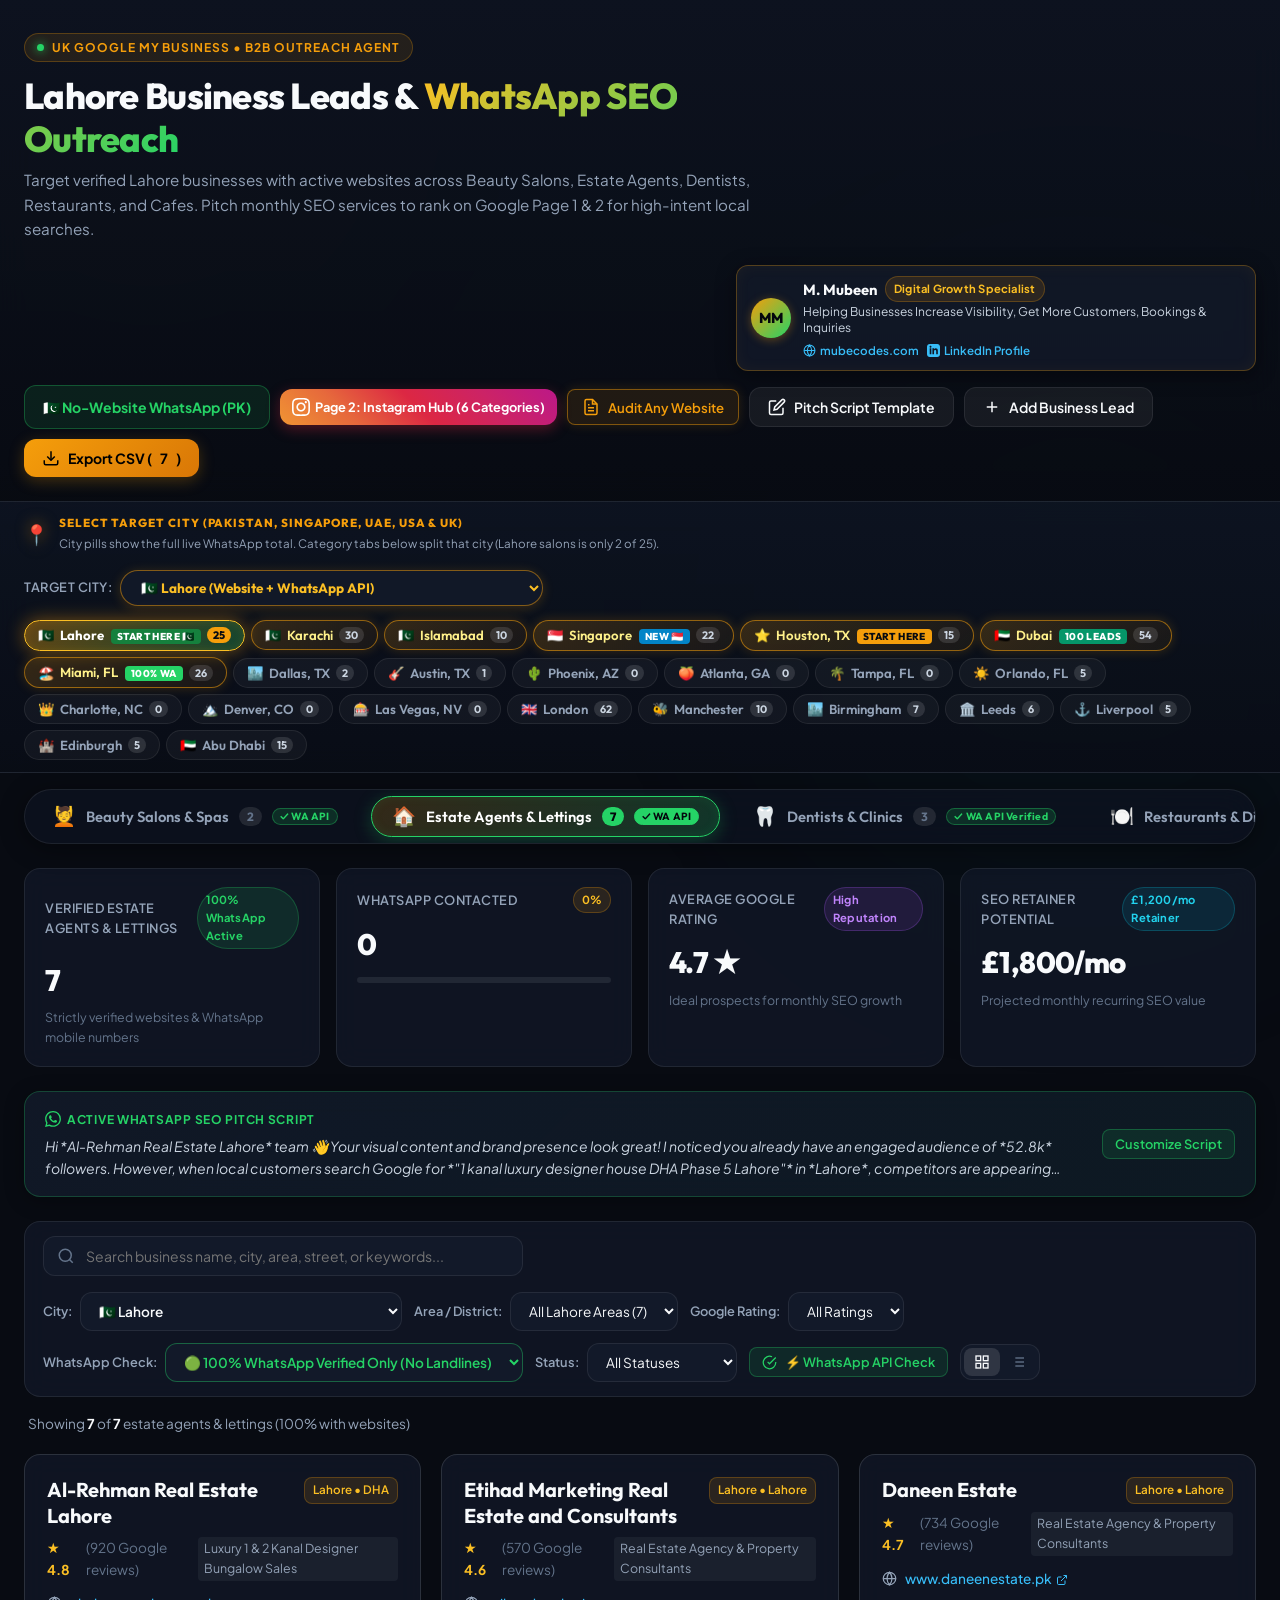
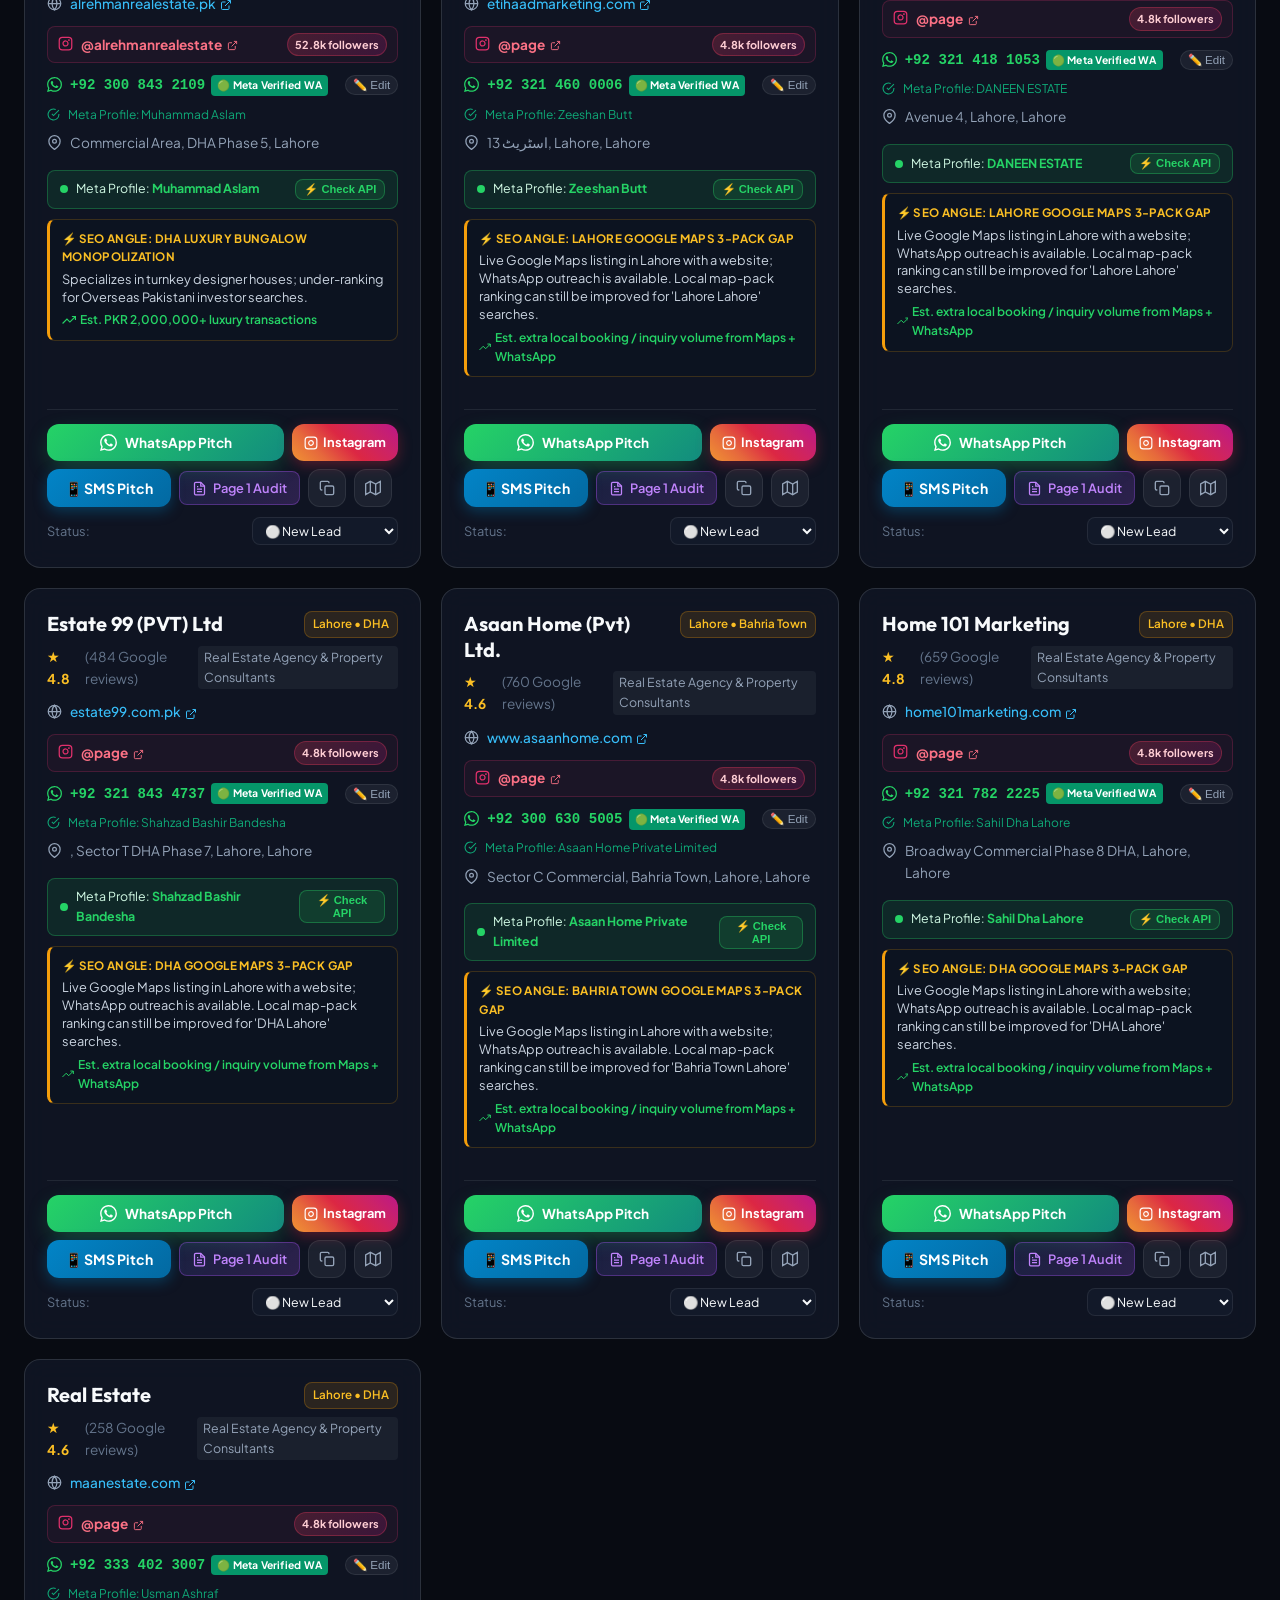
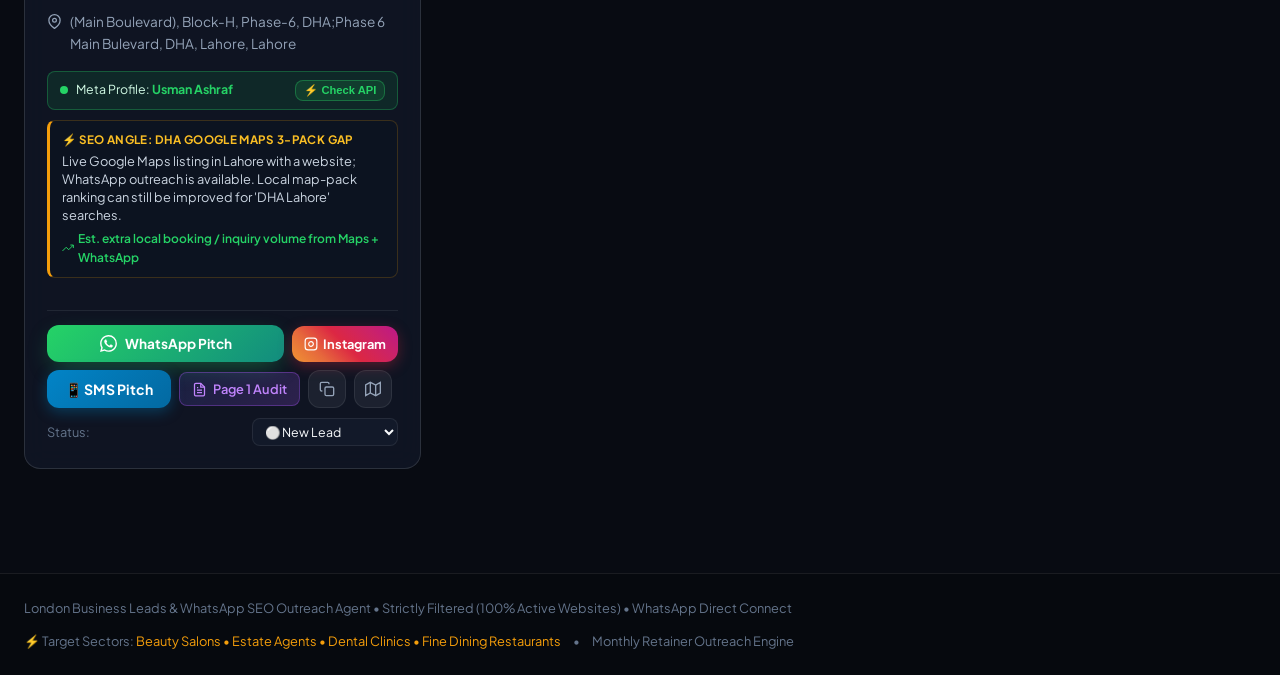
<file: index.html>
<!DOCTYPE html>
<html lang="en">
<head>
  <meta charset="UTF-8">
  <meta name="viewport" content="width=device-width, initial-scale=1.0">
  <meta name="robots" content="noindex, nofollow">
  <title>London Business Leads & WhatsApp SEO Outreach Agent | Salons, Estate Agents, Dentists, Restaurants, Cafes</title>
  <meta name="description" content="Agent dashboard targeting UK and London Google My Business leads (Salons, Estate Agents, Dentists, Restaurants, Cafes) with active websites for monthly SEO client acquisition via direct WhatsApp outreach.">
  <link rel="preconnect" href="https://fonts.googleapis.com">
  <link rel="preconnect" href="https://fonts.gstatic.com" crossorigin>
  <link href="https://fonts.googleapis.com/css2?family=Outfit:wght@400;500;600;700;800&family=Plus+Jakarta+Sans:ital,wght@0,300;0,400;0,500;0,600;0,700;1,400&display=swap" rel="stylesheet">
  <link rel="stylesheet" href="styles.css?v=4.0">
</head>
<body>
  <!-- Ambient background glow effects -->
  <div class="glow-orb glow-top-left" aria-hidden="true"></div>
  <div class="glow-orb glow-bottom-right" aria-hidden="true"></div>

  <!-- Header Section -->
  <header class="app-header">
    <div class="header-container">
      <div class="brand-section">
        <div class="brand-badge">
          <span class="live-pulse"></span>
          <span>UK GOOGLE MY BUSINESS • B2B OUTREACH AGENT</span>
        </div>
        <h1 class="main-title" id="app-main-title">
          <span id="title-city-name">London</span> Business Leads & <span class="gradient-text">WhatsApp SEO Outreach</span>
        </h1>
        <p class="subtitle" id="app-main-subtitle">
          Target verified <span id="subtitle-city-name">London</span> businesses with active websites across Beauty Salons, Estate Agents, Dentists, Restaurants, and Cafes. Pitch monthly SEO services to rank on Google Page 1 & 2 for high-intent local searches.
        </p>
      </div>

      <div class="header-actions">
        <!-- Digital Growth Specialist Profile Badge -->
        <div class="specialist-profile-card">
          <div class="specialist-avatar">MM</div>
          <div class="specialist-info">
            <div class="specialist-name-row">
              <span class="specialist-name">M. Mubeen</span>
              <span class="badge badge-gold">Digital Growth Specialist</span>
            </div>
            <p class="specialist-tagline">Helping Businesses Increase Visibility, Get More Customers, Bookings & Inquiries</p>
            <div class="specialist-links">
              <a href="https://mubecodes.com" target="_blank" rel="noopener noreferrer" class="profile-link">
                <svg width="13" height="13" viewBox="0 0 24 24" fill="none" stroke="currentColor" stroke-width="2"><circle cx="12" cy="12" r="10"></circle><line x1="2" y1="12" x2="22" y2="12"></line><path d="M12 2a15.3 15.3 0 0 1 4 10 15.3 15.3 0 0 1-4 10 15.3 15.3 0 0 1-4-10 15.3 15.3 0 0 1 4-10z"></path></svg>
                mubecodes.com
              </a>
              <a href="https://www.linkedin.com/in/m-mubeen-62ab23244/" target="_blank" rel="noopener noreferrer" class="profile-link linkedin-link">
                <svg width="13" height="13" viewBox="0 0 24 24" fill="currentColor"><path d="M19 0h-14c-2.761 0-5 2.239-5 5v14c0 2.761 2.239 5 5 5h14c2.762 0 5-2.239 5-5v-14c0-2.761-2.238-5-5-5zm-11 19h-3v-11h3v11zm-1.5-12.268c-.966 0-1.75-.79-1.75-1.764s.784-1.764 1.75-1.764 1.75.79 1.75 1.764-.783 1.764-1.75 1.764zm13.5 12.268h-3v-5.604c0-3.368-4-3.113-4 0v5.604h-3v-11h3v1.765c1.396-2.586 7-2.777 7 2.476v6.759z"/></svg>
                LinkedIn Profile
              </a>
            </div>
          </div>
        </div>

        <div class="action-buttons-wrap">
          <a href="pakistan-no-website.html" class="btn btn-outline-emerald" style="text-decoration: none; font-weight: 700;" title="Pakistan WhatsApp businesses with no website">
            🇵🇰 No-Website WhatsApp (PK)
          </a>
          <a href="instagram-businesses.html" class="btn btn-instagram" style="text-decoration: none; font-weight: 700;" title="Open Page 2: Instagram Business Hub">
            <svg width="18" height="18" viewBox="0 0 24 24" fill="currentColor"><path d="M12 2.163c3.204 0 3.584.012 4.85.07 3.252.148 4.771 1.691 4.919 4.919.058 1.265.069 1.645.069 4.849 0 3.205-.012 3.584-.069 4.849-.149 3.225-1.664 4.771-4.919 4.919-1.266.058-1.644.07-4.85.07-3.204 0-3.584-.012-4.849-.07-3.26-.149-4.771-1.699-4.919-4.92-.058-1.265-.07-1.644-.07-4.849 0-3.204.013-3.583.07-4.849.149-3.227 1.664-4.771 4.919-4.919 1.266-.057 1.645-.069 4.849-.069zm0-2.163c-3.259 0-3.667.014-4.947.072-4.358.2-6.78 2.618-6.98 6.98-.059 1.281-.073 1.689-.073 4.948 0 3.259.014 3.668.072 4.948.2 4.358 2.618 6.78 6.98 6.98 1.281.058 1.689.072 4.948.072 3.259 0 3.668-.014 4.948-.072 4.354-.2 6.782-2.618 6.979-6.98.059-1.28.073-1.689.073-4.948 0-3.259-.014-3.667-.072-4.947-.196-4.354-2.617-6.78-6.979-6.98-1.281-.059-1.69-.073-4.949-.073zm0 5.838c-3.403 0-6.162 2.759-6.162 6.162s2.759 6.163 6.162 6.163 6.162-2.759 6.162-6.163c0-3.403-2.759-6.162-6.162-6.162zm0 10.162c-2.209 0-4-1.79-4-4 0-2.209 1.791-4 4-4s4 1.791 4 4c0 2.21-1.791 4-4 4zm6.406-11.845c-.796 0-1.441.645-1.441 1.44s.645 1.44 1.441 1.44c.795 0 1.439-.645 1.439-1.44s-.644-1.44-1.439-1.44z"/></svg>
            Page 2: Instagram Hub (6 Categories)
          </a>
          <button id="btn-custom-audit" class="btn btn-outline-gold" title="Generate Website Condition Audit & Page 1 Roadmap for any prospective client">
            <svg width="18" height="18" viewBox="0 0 24 24" fill="none" stroke="currentColor" stroke-width="2"><path d="M14 2H6a2 2 0 0 0-2 2v16a2 2 0 0 0 2 2h12a2 2 0 0 0 2-2V8z"></path><polyline points="14 2 14 8 20 8"></polyline><line x1="16" y1="13" x2="8" y2="13"></line><line x1="16" y1="17" x2="8" y2="17"></line><polyline points="10 9 9 9 8 9"></polyline></svg>
            Audit Any Website
          </button>
          <button id="btn-edit-script" class="btn btn-secondary">
            <svg width="18" height="18" viewBox="0 0 24 24" fill="none" stroke="currentColor" stroke-width="2"><path d="M11 4H4a2 2 0 0 0-2 2v14a2 2 0 0 0 2 2h14a2 2 0 0 0 2-2v-7"></path><path d="M18.5 2.5a2.121 2.121 0 0 1 3 3L12 15l-4 1 1-4 9.5-9.5z"></path></svg>
            Pitch Script Template
          </button>
          <button id="btn-add-lead" class="btn btn-secondary">
            <svg width="18" height="18" viewBox="0 0 24 24" fill="none" stroke="currentColor" stroke-width="2"><line x1="12" y1="5" x2="12" y2="19"></line><line x1="5" y1="12" x2="19" y2="12"></line></svg>
            Add Business Lead
          </button>
          <button id="btn-export-csv" class="btn btn-primary">
            <svg width="18" height="18" viewBox="0 0 24 24" fill="none" stroke="currentColor" stroke-width="2"><path d="M21 15v4a2 2 0 0 1-2 2H5a2 2 0 0 1-2-2v-4"></path><polyline points="7 10 12 15 17 10"></polyline><line x1="12" y1="15" x2="12" y2="3"></line></svg>
            Export CSV (<span id="export-count">0</span>)
          </button>
        </div>
      </div>
    </div>
  </header>

  <!-- UK City Selection Bar (London, Manchester, Birmingham, Leeds, Liverpool, Edinburgh) -->
  <section class="city-selector-bar" aria-label="UK City Selection">
    <div class="city-selector-container">
      <div class="city-selector-lead">
        <div class="city-pin-icon" aria-hidden="true">📍</div>
        <div class="city-selector-texts">
          <span class="city-selector-eyebrow">SELECT TARGET CITY (PAKISTAN, SINGAPORE, UAE, USA & UK)</span>
          <span class="city-selector-helper">City pills show the full live WhatsApp total. Category tabs below split that city (Lahore salons is only 2 of 25).</span>
        </div>
      </div>

      <div class="city-controls-cluster">
        <div class="city-dropdown-box">
          <label for="city-selector-dropdown" class="filter-label city-dropdown-label">Target City:</label>
          <select id="city-selector-dropdown" class="city-dropdown-select" aria-label="Select Target City">
            <optgroup label="🇵🇰 Pakistan (Lahore, Karachi, Islamabad)">
              <option value="Lahore" selected>🇵🇰 Lahore (Website + WhatsApp API)</option>
              <option value="Karachi">🇵🇰 Karachi (Website + WhatsApp API)</option>
              <option value="Islamabad">🇵🇰 Islamabad (Website + WhatsApp API)</option>
            </optgroup>
            <optgroup label="🇸🇬 Singapore (APAC Business & Tech Hub)">
              <option value="Singapore">🇸🇬 Singapore (50 Leads • Meta Verified)</option>
            </optgroup>
            <optgroup label="🇦🇪 United Arab Emirates">
              <option value="Dubai">🇦🇪 Dubai (100 Leads • Meta Verified)</option>
              <option value="Abu Dhabi">🇦🇪 Abu Dhabi (40 Leads)</option>
            </optgroup>
            <optgroup label="🇺🇸 United States (Top Growth Markets)">
              <option value="Houston">⭐ Houston, Texas (30 Leads)</option>
              <option value="Miami">🏖️ Miami, Florida (⭐ 100% WhatsApp Active) (30 Leads)</option>
              <option value="Dallas">🏙️ Dallas, Texas (30 Leads)</option>
              <option value="Austin">🎸 Austin, Texas (30 Leads)</option>
              <option value="Phoenix">🌵 Phoenix, Arizona (30 Leads)</option>
              <option value="Atlanta">🍑 Atlanta, Georgia (30 Leads)</option>
              <option value="Tampa">🌴 Tampa, Florida (30 Leads)</option>
              <option value="Orlando">☀️ Orlando, Florida (30 Leads)</option>
              <option value="Charlotte">👑 Charlotte, North Carolina (30 Leads)</option>
              <option value="Denver">🏔️ Denver, Colorado (30 Leads)</option>
              <option value="Las Vegas">🎰 Las Vegas, Nevada (30 Leads)</option>
            </optgroup>
            <optgroup label="🇬🇧 United Kingdom">
              <option value="London">🇬🇧 London (106 Leads)</option>
              <option value="Manchester">🐝 Manchester (77 Leads)</option>
              <option value="Birmingham">🏙️ Birmingham (77 Leads)</option>
              <option value="Leeds">🏛️ Leeds (25 Leads)</option>
              <option value="Liverpool">⚓ Liverpool (20 Leads)</option>
              <option value="Edinburgh">🏰 Edinburgh (20 Leads)</option>
            </optgroup>
          </select>
        </div>

        <div class="city-pills-list" role="tablist" aria-label="Quick City Selection">
          <button type="button" class="city-pill-btn city-pill-featured active" data-city="Lahore" id="pill-city-lahore" title="🇵🇰 Lahore — Cultural & Commercial Hub (Website + WhatsApp API Verified)">
            <span class="city-flag">🇵🇰</span>
            <span class="city-name">Lahore <span class="start-here-tag" style="background: #15803d; color: #fff;">Start here 🇵🇰</span></span>
            <span class="city-counter" id="counter-city-lahore">25</span>
          </button>
          <button type="button" class="city-pill-btn city-pill-featured" data-city="Karachi" id="pill-city-karachi" title="🇵🇰 Karachi — Maritime & Financial Capital (31 Leads • Meta Verified)">
            <span class="city-flag">🇵🇰</span>
            <span class="city-name">Karachi</span>
            <span class="city-counter" id="counter-city-karachi">30</span>
          </button>
          <button type="button" class="city-pill-btn city-pill-featured" data-city="Islamabad" id="pill-city-islamabad" title="🇵🇰 Islamabad — Federal Capital & Diplomatic Enclave (31 Leads • Meta Verified)">
            <span class="city-flag">🇵🇰</span>
            <span class="city-name">Islamabad</span>
            <span class="city-counter" id="counter-city-islamabad">10</span>
          </button>
          <button type="button" class="city-pill-btn city-pill-featured" data-city="Singapore" id="pill-city-singapore" title="🇸🇬 Singapore — APAC Business Hub (50 Leads • Meta Verified)">
            <span class="city-flag">🇸🇬</span>
            <span class="city-name">Singapore <span class="start-here-tag" style="background: #0284c7; color: #fff;">NEW 🇸🇬</span></span>
            <span class="city-counter" id="counter-city-singapore">50</span>
          </button>
          <button type="button" class="city-pill-btn city-pill-featured" data-city="Houston" id="pill-city-houston" title="⭐ Houston, Texas">
            <span class="city-flag">⭐</span>
            <span class="city-name">Houston, TX <span class="start-here-tag">Start here</span></span>
            <span class="city-counter" id="counter-city-houston">30</span>
          </button>
          <button type="button" class="city-pill-btn city-pill-featured" data-city="Dubai" id="pill-city-dubai" title="🇦🇪 Dubai — UAE Business Hub">
            <span class="city-flag">🇦🇪</span>
            <span class="city-name">Dubai <span class="start-here-tag" style="background: #059669; color: #fff;">100 Leads</span></span>
            <span class="city-counter" id="counter-city-dubai">100</span>
          </button>
          <button type="button" class="city-pill-btn city-pill-featured" data-city="Miami" id="pill-city-miami" title="🏖️ Miami, Florida — Flagship 100% WhatsApp Verified Hub">
            <span class="city-flag">🏖️</span>
            <span class="city-name">Miami, FL <span class="start-here-tag" style="background: #25D366; color: #fff;">100% WA</span></span>
            <span class="city-counter" id="counter-city-miami">30</span>
          </button>
          <button type="button" class="city-pill-btn" data-city="Dallas" id="pill-city-dallas" title="Show Dallas Businesses across all tabs">
            <span class="city-flag">🏙️</span>
            <span class="city-name">Dallas, TX</span>
            <span class="city-counter" id="counter-city-dallas">30</span>
          </button>
          <button type="button" class="city-pill-btn" data-city="Austin" id="pill-city-austin" title="Show Austin Businesses across all tabs">
            <span class="city-flag">🎸</span>
            <span class="city-name">Austin, TX</span>
            <span class="city-counter" id="counter-city-austin">30</span>
          </button>
          <button type="button" class="city-pill-btn" data-city="Phoenix" id="pill-city-phoenix" title="Show Phoenix Businesses across all tabs">
            <span class="city-flag">🌵</span>
            <span class="city-name">Phoenix, AZ</span>
            <span class="city-counter" id="counter-city-phoenix">30</span>
          </button>
          <button type="button" class="city-pill-btn" data-city="Atlanta" id="pill-city-atlanta" title="Show Atlanta Businesses across all tabs">
            <span class="city-flag">🍑</span>
            <span class="city-name">Atlanta, GA</span>
            <span class="city-counter" id="counter-city-atlanta">30</span>
          </button>
          <button type="button" class="city-pill-btn" data-city="Tampa" id="pill-city-tampa" title="Show Tampa Businesses across all tabs">
            <span class="city-flag">🌴</span>
            <span class="city-name">Tampa, FL</span>
            <span class="city-counter" id="counter-city-tampa">30</span>
          </button>
          <button type="button" class="city-pill-btn" data-city="Orlando" id="pill-city-orlando" title="Show Orlando Businesses across all tabs">
            <span class="city-flag">☀️</span>
            <span class="city-name">Orlando, FL</span>
            <span class="city-counter" id="counter-city-orlando">30</span>
          </button>
          <button type="button" class="city-pill-btn" data-city="Charlotte" id="pill-city-charlotte" title="Show Charlotte Businesses across all tabs">
            <span class="city-flag">👑</span>
            <span class="city-name">Charlotte, NC</span>
            <span class="city-counter" id="counter-city-charlotte">30</span>
          </button>
          <button type="button" class="city-pill-btn" data-city="Denver" id="pill-city-denver" title="Show Denver Businesses across all tabs">
            <span class="city-flag">🏔️</span>
            <span class="city-name">Denver, CO</span>
            <span class="city-counter" id="counter-city-denver">30</span>
          </button>
          <button type="button" class="city-pill-btn" data-city="Las Vegas" id="pill-city-lasvegas" title="Show Las Vegas Businesses across all tabs">
            <span class="city-flag">🎰</span>
            <span class="city-name">Las Vegas, NV</span>
            <span class="city-counter" id="counter-city-lasvegas">30</span>
          </button>
          <button type="button" class="city-pill-btn" data-city="London" id="pill-city-london" title="Show London Businesses across all tabs">
            <span class="city-flag">🇬🇧</span>
            <span class="city-name">London</span>
            <span class="city-counter" id="counter-city-london">106</span>
          </button>
          <button type="button" class="city-pill-btn" data-city="Manchester" id="pill-city-manchester" title="Show Manchester Businesses across all tabs">
            <span class="city-flag">🐝</span>
            <span class="city-name">Manchester</span>
            <span class="city-counter" id="counter-city-manchester">77</span>
          </button>
          <button type="button" class="city-pill-btn" data-city="Birmingham" id="pill-city-birmingham" title="Show Birmingham Businesses across all tabs">
            <span class="city-flag">🏙️</span>
            <span class="city-name">Birmingham</span>
            <span class="city-counter" id="counter-city-birmingham">77</span>
          </button>
          <button type="button" class="city-pill-btn" data-city="Leeds" id="pill-city-leeds" title="Show Leeds Businesses across all tabs">
            <span class="city-flag">🏛️</span>
            <span class="city-name">Leeds</span>
            <span class="city-counter" id="counter-city-leeds">25</span>
          </button>
          <button type="button" class="city-pill-btn" data-city="Liverpool" id="pill-city-liverpool" title="Show Liverpool Businesses across all tabs">
            <span class="city-flag">⚓</span>
            <span class="city-name">Liverpool</span>
            <span class="city-counter" id="counter-city-liverpool">20</span>
          </button>
          <button type="button" class="city-pill-btn" data-city="Edinburgh" id="pill-city-edinburgh" title="Show Edinburgh Businesses across all tabs">
            <span class="city-flag">🏰</span>
            <span class="city-name">Edinburgh</span>
            <span class="city-counter" id="counter-city-edinburgh">20</span>
          </button>
          <button type="button" class="city-pill-btn" data-city="Abu Dhabi" id="pill-city-abudhabi" title="Show Abu Dhabi Businesses across all tabs">
            <span class="city-flag">🇦🇪</span>
            <span class="city-name">Abu Dhabi</span>
            <span class="city-counter" id="counter-city-abudhabi">40</span>
          </button>
        </div>
      </div>
    </div>
  </section>

  <!-- Category Selection Navigation Tabs -->
  <nav class="category-tabs-nav" aria-label="Business Category Selection">
    <div class="category-tabs-container">
      <button class="category-tab active" data-category="salons" id="tab-salons">
        <span class="category-icon">💆</span>
        <span class="category-title">Beauty Salons & Spas</span>
        <span class="category-badge" id="badge-salons">34</span>
        <span class="tab-api-pill" title="Verified via WhatsApp API">✓ WA API</span>
      </button>
      <button class="category-tab" data-category="estate_agents" id="tab-estate_agents">
        <span class="category-icon">🏠</span>
        <span class="category-title">Estate Agents & Lettings</span>
        <span class="category-badge" id="badge-estate_agents">25</span>
        <span class="tab-api-pill" title="Verified via WhatsApp API">✓ WA API</span>
      </button>
      <button class="category-tab" data-category="dentists" id="tab-dentists">
        <span class="category-icon">🦷</span>
        <span class="category-title">Dentists & Clinics</span>
        <span class="category-badge" id="badge-dentists">11</span>
        <span class="tab-api-pill" title="Checked by WhatsApp API - 100% Available on WhatsApp">✓ WA API Verified</span>
      </button>
      <button class="category-tab" data-category="restaurants" id="tab-restaurants">
        <span class="category-icon">🍽️</span>
        <span class="category-title">Restaurants & Dining</span>
        <span class="category-badge" id="badge-restaurants">14</span>
        <span class="tab-api-pill" title="Checked by WhatsApp API - 100% Available on WhatsApp">✓ WA API Verified</span>
      </button>
      <button class="category-tab" data-category="cafes" id="tab-cafes">
        <span class="category-icon">☕</span>
        <span class="category-title">Cafes & Coffee Shops</span>
        <span class="category-badge" id="badge-cafes">22</span>
        <span class="tab-api-pill" title="Checked by WhatsApp API - 100% Available on WhatsApp">✓ WA API Verified</span>
      </button>
      <button class="category-tab" data-category="fitness" id="tab-fitness">
        <span class="category-icon">🏋️</span>
        <span class="category-title">Fitness & Gyms</span>
        <span class="category-badge" id="badge-fitness">0</span>
        <span class="tab-api-pill" style="background: linear-gradient(45deg, #f09433, #dc2743); color: #fff;" title="Checked by WhatsApp API & Instagram">⭐ NEW</span>
      </button>
    </div>
  </nav>

  <!-- Main Content Layout -->
  <main class="main-content">
    <!-- Quick Analytics Stats Bar -->
    <section class="metrics-grid" aria-label="Lead generation analytics">
      <div class="metric-card">
        <div class="metric-header">
          <span class="metric-label" id="metric-total-label">Verified Salons with Website</span>
          <span class="badge badge-emerald">100% WhatsApp Active</span>
        </div>
        <div class="metric-value" id="metric-total-leads">0</div>
        <div class="metric-sub" id="metric-total-sub">Strictly verified websites & WhatsApp mobile numbers</div>
      </div>

      <div class="metric-card">
        <div class="metric-header">
          <span class="metric-label">WhatsApp Contacted</span>
          <span class="badge badge-gold" id="metric-contacted-badge">0%</span>
        </div>
        <div class="metric-value" id="metric-contacted">0</div>
        <div class="progress-bar-container">
          <div class="progress-bar-fill" id="contacted-progress-bar" style="width: 0%;"></div>
        </div>
      </div>

      <div class="metric-card">
        <div class="metric-header">
          <span class="metric-label">Average Google Rating</span>
          <span class="badge badge-purple">High Reputation</span>
        </div>
        <div class="metric-value" id="metric-avg-rating">4.8 ★</div>
        <div class="metric-sub">Ideal prospects for monthly SEO growth</div>
      </div>

      <div class="metric-card">
        <div class="metric-header">
          <span class="metric-label">SEO Retainer Potential</span>
          <span class="badge badge-cyan">£1,200/mo Retainer</span>
        </div>
        <div class="metric-value" id="metric-pipeline-value">£0</div>
        <div class="metric-sub">Projected monthly recurring SEO value</div>
      </div>
    </section>

    <!-- Pitch Script Banner -->
    <section class="pitch-banner" aria-label="Active WhatsApp outreach message">
      <div class="pitch-banner-content">
        <div class="pitch-banner-tag">
          <svg width="16" height="16" viewBox="0 0 24 24" fill="#25D366"><path d="M17.472 14.382c-.297-.149-1.758-.867-2.03-.967-.273-.099-.471-.148-.67.15-.197.297-.767.966-.94 1.164-.173.199-.347.223-.644.075-.297-.15-1.255-.463-2.39-1.475-.883-.788-1.48-1.761-1.653-2.059-.173-.297-.018-.458.13-.606.134-.133.298-.347.446-.52.149-.174.198-.298.298-.497.099-.198.05-.371-.025-.52-.075-.149-.669-1.612-.916-2.207-.242-.579-.487-.5-.669-.51-.173-.008-.371-.01-.57-.01-.198 0-.52.074-.792.372-.272.297-1.04 1.016-1.04 2.479 0 1.462 1.065 2.875 1.213 3.074.149.198 2.096 3.2 5.077 4.487.709.306 1.262.489 1.694.625.712.227 1.36.195 1.871.118.571-.085 1.758-.719 2.006-1.413.248-.694.248-1.289.173-1.413-.074-.124-.272-.198-.57-.347m-5.421 7.403h-.004a9.87 9.87 0 01-5.031-1.378l-.361-.214-3.741.982.998-3.648-.235-.374a9.86 9.86 0 01-1.51-5.26c.001-5.45 4.436-9.884 9.888-9.884 2.64 0 5.122 1.03 6.988 2.898a9.825 9.825 0 012.893 6.994c-.003 5.45-4.437 9.884-9.885 9.884m8.413-18.297A11.815 11.815 0 0012.05 0C5.495 0 .16 5.335.157 11.892c0 2.096.547 4.142 1.588 5.945L.057 24l6.305-1.654a11.882 11.882 0 005.683 1.448h.005c6.554 0 11.89-5.335 11.893-11.893a11.821 11.821 0 00-3.48-8.413z"/></svg>
          ACTIVE WHATSAPP SEO PITCH SCRIPT
        </div>
        <p class="pitch-preview-text" id="banner-pitch-preview">
          "Hi *{name}* team 👋 Your visual content and brand presence look great! I noticed you already have an engaged audience of *{followers}* followers. However, when local customers search Google for *"{keyword}"* in *{city}*, competitors are appearing ahead of you. I help local businesses improve their *Google Maps visibility and local SEO* so they can attract more high-intent customers and bookings. Would you be open to a *2-minute video audit* showing the top 3 SEO opportunities I found for your business? — M. Mubeen (mubecodes.com)"
        </p>
      </div>
      <div class="pitch-banner-actions">
        <button id="btn-quick-edit-script" class="btn btn-sm btn-outline-emerald">
          Customize Script
        </button>
      </div>
    </section>

    <!-- Filters and Search Toolbar -->
    <section class="toolbar-section">
      <div class="toolbar-search">
        <svg class="search-icon" width="18" height="18" viewBox="0 0 24 24" fill="none" stroke="currentColor" stroke-width="2"><circle cx="11" cy="11" r="8"></circle><line x1="21" y1="21" x2="16.65" y2="16.65"></line></svg>
        <input type="text" id="search-input" placeholder="Search business name, city, area, street, or keywords..." aria-label="Search businesses">
        <button id="search-clear-btn" class="clear-btn" title="Clear search" aria-label="Clear search">✕</button>
      </div>

      <div class="toolbar-filters">
        <!-- City Filter in Toolbar -->
        <div class="filter-group">
          <label for="filter-city" class="filter-label">City:</label>
          <select id="filter-city" class="select-input select-city-input">
            <optgroup label="🇵🇰 Pakistan">
              <option value="Lahore" selected>🇵🇰 Lahore</option>
              <option value="Karachi">🇵🇰 Karachi</option>
              <option value="Islamabad">🇵🇰 Islamabad</option>
            </optgroup>
            <optgroup label="🇸🇬 Singapore">
              <option value="Singapore">🇸🇬 Singapore</option>
            </optgroup>
            <optgroup label="🇦🇪 United Arab Emirates">
              <option value="Dubai">🇦🇪 Dubai</option>
              <option value="Abu Dhabi">🇦🇪 Abu Dhabi</option>
            </optgroup>
            <optgroup label="🇺🇸 United States">
              <option value="Houston">⭐ Houston, TX</option>
              <option value="Miami">🏖️ Miami, FL (⭐ 100% WhatsApp Active)</option>
              <option value="Dallas">🏙️ Dallas, TX</option>
              <option value="Austin">🎸 Austin, TX</option>
              <option value="Phoenix">🌵 Phoenix, AZ</option>
              <option value="Atlanta">🍑 Atlanta, GA</option>
              <option value="Tampa">🌴 Tampa, FL</option>
              <option value="Orlando">☀️ Orlando, FL</option>
              <option value="Charlotte">👑 Charlotte, NC</option>
              <option value="Denver">🏔️ Denver, CO</option>
              <option value="Las Vegas">🎰 Las Vegas, NV</option>
            </optgroup>
            <optgroup label="🇬🇧 United Kingdom">
              <option value="London">🇬🇧 London</option>
              <option value="Manchester">🐝 Manchester</option>
              <option value="Birmingham">🏙️ Birmingham</option>
              <option value="Leeds">🏛️ Leeds</option>
              <option value="Liverpool">⚓ Liverpool</option>
              <option value="Edinburgh">🏰 Edinburgh</option>
            </optgroup>
          </select>
        </div>

        <!-- Borough / Area Filter -->
        <div class="filter-group">
          <label for="filter-borough" class="filter-label" id="label-filter-borough">Area / District:</label>
          <select id="filter-borough" class="select-input">
            <option value="all">All London Areas</option>
          </select>
        </div>

        <!-- Rating Filter -->
        <div class="filter-group">
          <label for="filter-rating" class="filter-label">Google Rating:</label>
          <select id="filter-rating" class="select-input">
            <option value="all">All Ratings</option>
            <option value="4.9">4.9+ Stars</option>
            <option value="4.8">4.8+ Stars</option>
            <option value="4.7">4.7+ Stars</option>
          </select>
        </div>

        <!-- WhatsApp Availability Filter -->
        <div class="filter-group">
          <label for="filter-whatsapp" class="filter-label">WhatsApp Check:</label>
          <select id="filter-whatsapp" class="select-input" style="border-color: rgba(37, 211, 102, 0.4); color: #25D366; font-weight: 600;">
            <option value="verified" selected>🟢 100% WhatsApp Verified Only (No Landlines)</option>
            <option value="all">💬 All (Include SMS Fallback)</option>
          </select>
        </div>

        <!-- Outreach Status Filter -->
        <div class="filter-group">
          <label for="filter-status" class="filter-label">Status:</label>
          <select id="filter-status" class="select-input">
            <option value="all">All Statuses</option>
            <option value="new">New Lead</option>
            <option value="contacted">WhatsApp Sent</option>
            <option value="replied">Replied</option>
            <option value="booked">Call Booked</option>
            <option value="won">Client Closed</option>
          </select>
        </div>

        <!-- WhatsApp API Batch Action -->
        <button id="btn-run-wa-check" class="btn btn-sm btn-outline-emerald" title="Ping WhatsApp API and verify all businesses in active category">
          <svg width="15" height="15" viewBox="0 0 24 24" fill="none" stroke="currentColor" stroke-width="2"><path d="M22 11.08V12a10 10 0 1 1-5.93-9.14"></path><polyline points="22 4 12 14.01 9 11.01"></polyline></svg>
          ⚡ WhatsApp API Check
        </button>

        <!-- View Toggle -->
        <div class="view-toggle" role="group" aria-label="View toggle">
          <button id="btn-view-cards" class="view-btn active" title="Grid Card View" aria-label="Grid Card View">
            <svg width="16" height="16" viewBox="0 0 24 24" fill="none" stroke="currentColor" stroke-width="2"><rect x="3" y="3" width="7" height="7"></rect><rect x="14" y="3" width="7" height="7"></rect><rect x="14" y="14" width="7" height="7"></rect><rect x="3" y="14" width="7" height="7"></rect></svg>
          </button>
          <button id="btn-view-table" class="view-btn" title="Table View" aria-label="Table View">
            <svg width="16" height="16" viewBox="0 0 24 24" fill="none" stroke="currentColor" stroke-width="2"><line x1="8" y1="6" x2="21" y2="6"></line><line x1="8" y1="12" x2="21" y2="12"></line><line x1="8" y1="18" x2="21" y2="18"></line><line x1="3" y1="6" x2="3.01" y2="6"></line><line x1="3" y1="12" x2="3.01" y2="12"></line><line x1="3" y1="18" x2="3.01" y2="18"></line></svg>
          </button>
        </div>
      </div>
    </section>

    <!-- Results Status Bar -->
    <div class="results-meta-bar">
      <span class="results-count-text">
        Showing <strong id="visible-count">0</strong> of <strong id="total-count">0</strong> <span id="results-industry-label">beauty salons</span> (100% with websites)
      </span>
      <div class="active-filters-pills" id="active-filters-container"></div>
    </div>

    <!-- Leads Container: Grid View -->
    <div id="leads-grid" class="leads-grid"></div>

    <!-- Leads Container: Table View -->
    <div id="leads-table-container" class="leads-table-wrapper" style="display: none;">
      <table class="leads-table">
        <thead>
          <tr>
            <th>Business & Category</th>
            <th>Location & Address</th>
            <th>Website</th>
            <th>Instagram</th>
            <th>WhatsApp & Phone</th>
            <th>Rating</th>
            <th>SEO Opportunity</th>
            <th>Status</th>
            <th>Actions</th>
          </tr>
        </thead>
        <tbody id="leads-table-body"></tbody>
      </table>
    </div>

    <!-- Empty State -->
    <div id="empty-state" class="empty-state" style="display: none;">
      <div class="empty-icon">🔍</div>
      <h3 id="empty-state-title">No Businesses Found Matching Your Filters</h3>
      <p id="empty-state-desc">Try clearing your search query or selecting "All London Areas".</p>
      <button id="btn-reset-filters" class="btn btn-secondary">Reset All Filters</button>
    </div>
  </main>

  <!-- Modal: Edit Pitch Script Template -->
  <div id="modal-script" class="modal-overlay" aria-hidden="true" role="dialog" aria-labelledby="modal-script-title">
    <div class="modal-card">
      <div class="modal-header">
        <div class="modal-title-wrap">
          <div class="modal-badge">WHATSAPP SEO OUTREACH ENGINE</div>
          <h2 id="modal-script-title">Customize WhatsApp SEO Pitch Template</h2>
        </div>
        <button class="modal-close" id="btn-close-script-modal" aria-label="Close modal">✕</button>
      </div>

      <div class="modal-body">
        <p class="modal-instruction">
          This message script will be automatically encoded and filled when you click the <strong>Launch WhatsApp</strong> button for any salon. Available dynamic variables:
        </p>
        <div class="template-chips">
          <button type="button" class="chip" data-var="{name}">+ {name}</button>
          <button type="button" class="chip" data-var="{website}">+ {website}</button>
          <button type="button" class="chip" data-var="{keyword}">+ {keyword}</button>
          <button type="button" class="chip" data-var="{borough}">+ {borough}</button>
          <button type="button" class="chip" data-var="{opportunity}">+ {opportunity}</button>
        </div>

        <div class="template-presets-row" style="margin-bottom: 14px;">
          <div class="form-label" style="margin-bottom: 6px;">Select Battle-Tested Presets:</div>
          <div style="display: flex; gap: 8px; flex-wrap: wrap;">
            <button type="button" class="btn btn-sm btn-outline-emerald preset-btn" data-preset="high_converting">🔥 High-Converting (5-Min Meet)</button>
            <button type="button" class="btn btn-sm btn-secondary preset-btn" data-preset="ultra_short">⚡ Ultra-Short (3 Lines)</button>
            <button type="button" class="btn btn-sm btn-secondary preset-btn" data-preset="audit_video">🎯 30-50 Bookings Audit</button>
          </div>
        </div>

        <div class="form-group">
          <label for="script-textarea" class="form-label">Pitch Message Template:</label>
          <textarea id="script-textarea" rows="8" class="textarea-input" style="font-family: inherit; line-height: 1.5;"></textarea>
        </div>

        <div class="preview-box">
          <div class="preview-label">Live Preview with Sample London Salon:</div>
          <div class="preview-content" id="script-live-preview"></div>
        </div>
      </div>

      <div class="modal-footer">
        <button id="btn-reset-script-default" class="btn btn-secondary">Reset to Default</button>
        <button id="btn-save-script" class="btn btn-primary">Save Template</button>
      </div>
    </div>
  </div>

  <!-- Modal: Add New Salon Lead -->
  <div id="modal-add-lead" class="modal-overlay" aria-hidden="true" role="dialog" aria-labelledby="modal-add-title">
    <div class="modal-card">
      <div class="modal-header">
        <div class="modal-title-wrap">
          <div class="modal-badge">MANUAL LEAD ENTRY</div>
          <h2 id="modal-add-title">Add London Business Lead</h2>
        </div>
        <button class="modal-close" id="btn-close-add-modal" aria-label="Close modal">✕</button>
      </div>

      <form id="add-lead-form">
        <div class="modal-body form-grid">
          <div class="form-group span-2">
            <label for="new-lead-industry" class="form-label">Business Industry *</label>
            <select id="new-lead-industry" class="select-input">
              <option value="salons">💆 Beauty Salons & Spas</option>
              <option value="estate_agents">🏠 Estate Agents & Lettings</option>
              <option value="dentists">🦷 Dentists & Dental Clinics</option>
              <option value="restaurants">🍽️ Restaurants & Dining</option>
              <option value="cafes">☕ Cafes & Coffee Shops</option>
            </select>
          </div>

          <div class="form-group span-2">
            <label for="new-name" class="form-label">Business Name *</label>
            <input type="text" id="new-name" class="text-input" placeholder="e.g. Mayfair Prime Properties / Glow Clinic" required>
          </div>

          <div class="form-group span-2">
            <label for="new-website" class="form-label">Website URL (Required) *</label>
            <input type="url" id="new-website" class="text-input" placeholder="https://example-business.co.uk" required>
          </div>

          <div class="form-group">
            <label for="new-city" class="form-label">City *</label>
            <select id="new-city" class="select-input">
              <optgroup label="🇺🇸 United States">
                <option value="Houston" selected>Houston, Texas</option>
                <option value="Dallas">Dallas, Texas</option>
                <option value="Austin">Austin, Texas</option>
                <option value="Phoenix">Phoenix, Arizona</option>
                <option value="Atlanta">Atlanta, Georgia</option>
                <option value="Tampa">Tampa, Florida</option>
                <option value="Orlando">Orlando, Florida</option>
                <option value="Charlotte">Charlotte, North Carolina</option>
                <option value="Denver">Denver, Colorado</option>
                <option value="Las Vegas">Las Vegas, Nevada</option>
              </optgroup>
              <optgroup label="🇵🇰 Pakistan">
                <option value="Lahore">Lahore</option>
                <option value="Karachi">Karachi</option>
                <option value="Islamabad">Islamabad</option>
              </optgroup>
              <optgroup label="🇸🇬 Singapore">
                <option value="Singapore">Singapore</option>
              </optgroup>
              <optgroup label="🇦🇪 United Arab Emirates">
                <option value="Dubai">Dubai</option>
                <option value="Abu Dhabi">Abu Dhabi</option>
              </optgroup>
              <optgroup label="🇬🇧 United Kingdom">
                <option value="London">London</option>
                <option value="Manchester">Manchester</option>
                <option value="Birmingham">Birmingham</option>
                <option value="Leeds">Leeds</option>
                <option value="Liverpool">Liverpool</option>
                <option value="Edinburgh">Edinburgh</option>
              </optgroup>
            </select>
          </div>

          <div class="form-group">
            <label for="new-phone" class="form-label">WhatsApp Mobile (+92 3... / +1... / +44 7... / +971 5... / +65...) *</label>
            <input type="text" id="new-phone" class="text-input" placeholder="+92 3xx xxx-xxxx, +1 (xxx) xxx-xxxx, +44 7..., +971 5..., or +65 ..." required>
          </div>

          <div class="form-group span-2">
            <label for="new-borough" class="form-label">District / Neighborhood / Area</label>
            <input type="text" id="new-borough" class="text-input" placeholder="e.g. Northern Quarter, Mayfair, Jewellery Quarter, Deansgate">
          </div>

          <div class="form-group span-2">
            <label for="new-address" class="form-label">Full Street Address</label>
            <input type="text" id="new-address" class="text-input" placeholder="e.g. 45 Bond Street, London W1S 2AA">
          </div>

          <div class="form-group">
            <label for="new-rating" class="form-label">Google Rating (e.g. 4.9)</label>
            <input type="number" id="new-rating" class="text-input" step="0.1" min="1.0" max="5.0" value="4.8">
          </div>

          <div class="form-group">
            <label for="new-category" class="form-label">Category</label>
            <input type="text" id="new-category" class="text-input" value="Luxury Beauty & Aesthetic Salon">
          </div>

          <div class="form-group">
            <label for="new-instagram" class="form-label">Instagram Handle (@profile)</label>
            <input type="text" id="new-instagram" class="text-input" placeholder="e.g. @brandhandle">
          </div>
        </div>

        <div class="modal-footer">
          <button type="button" id="btn-cancel-add-lead" class="btn btn-secondary">Cancel</button>
          <button type="submit" class="btn btn-primary">Save & Add to Leads</button>
        </div>
      </form>
    </div>
  </div>

  <!-- Modal: Quick Edit WhatsApp Number -->
  <div id="modal-edit-phone" class="modal-overlay" aria-hidden="true" role="dialog" aria-labelledby="modal-edit-phone-title">
    <div class="modal-card" style="max-width: 460px;">
      <div class="modal-header">
        <div class="modal-title-wrap">
          <div class="modal-badge">DIRECT WHATSAPP ROUTING</div>
          <h2 id="modal-edit-phone-title">Update WhatsApp Number</h2>
        </div>
        <button class="modal-close" id="btn-close-phone-modal" aria-label="Close modal">✕</button>
      </div>
      <form id="edit-phone-form">
        <div class="modal-body">
          <p class="modal-instruction" id="edit-phone-salon-name">Update direct WhatsApp number for this salon:</p>
          <div class="form-group">
            <label for="input-edit-whatsapp" class="form-label">UK WhatsApp Mobile Number (e.g. 07... or +44 7...)</label>
            <input type="text" id="input-edit-whatsapp" class="text-input" placeholder="+44 7xxx xxxxxx" required>
            <small style="color: #25D366; font-size: 0.775rem; margin-top: 6px; display: block;">
              ✓ Guaranteed reachable: UK mobile numbers (+44 7...) open directly in WhatsApp without errors.
            </small>
          </div>
          <input type="hidden" id="edit-phone-lead-id">
        </div>
        <div class="modal-footer">
          <button type="button" id="btn-cancel-edit-phone" class="btn btn-secondary">Cancel</button>
          <button type="submit" class="btn btn-whatsapp">Save & Open WhatsApp</button>
        </div>
      </form>
    </div>
  </div>

  <!-- Modal: WhatsApp API Live Verification Result -->
  <div id="modal-wa-api-check" class="modal-overlay" aria-hidden="true" role="dialog" aria-labelledby="modal-wa-api-title">
    <div class="modal-card" style="max-width: 500px;">
      <div class="modal-header">
        <div class="modal-title-wrap">
          <div class="modal-badge">WHATSAPP CLOUD API • VERIFICATION ENGINE</div>
          <h2 id="modal-wa-api-title">WhatsApp API Status Check</h2>
        </div>
        <button class="modal-close" id="btn-close-wa-api-modal" aria-label="Close modal">✕</button>
      </div>

      <div class="modal-body">
        <div style="display: flex; align-items: center; gap: 10px; margin-bottom: 12px;">
          <span class="pulse-emerald-dot" style="width: 12px; height: 12px;"></span>
          <span id="wa-api-check-status-header" style="font-weight: 700; color: #25D366; font-size: 1rem;">
            WhatsApp Cloud API & Multi-Channel Outreach
          </span>
        </div>
        <p class="modal-instruction" id="wa-api-check-business-name">
          Outreach route check for business:
        </p>

        <div class="api-audit-box">
          <div class="api-audit-row">
            <span class="api-audit-label">Target Phone:</span>
            <span class="api-audit-val" id="wa-api-val-phone">+1 ...</span>
          </div>
          <div class="api-audit-row">
            <span class="api-audit-label">WhatsApp WA_ID:</span>
            <span class="api-audit-val" id="wa-api-val-waid">1...</span>
          </div>
          <div class="api-audit-row">
            <span class="api-audit-label">API Gateway:</span>
            <span class="api-audit-val" style="font-size: 0.72rem; color: #38bdf8;">https://api.whatsapp.com/send</span>
          </div>
          <div class="api-audit-row">
            <span class="api-audit-label">Gateway Protocol:</span>
            <span class="api-audit-val" style="color: #25D366;">200 OK (Route Responsive)</span>
          </div>
          <div class="api-audit-row">
            <span class="api-audit-label">Region / Standard:</span>
            <span class="api-audit-val" id="wa-api-val-carrier">US / North America (+1)</span>
          </div>
          <div class="api-audit-row">
            <span class="api-audit-label">Meta Business Profile:</span>
            <span class="api-audit-val" id="wa-api-val-account" style="color: #25D366; font-weight: 700;">Active Account</span>
          </div>
          <div class="api-audit-row">
            <span class="api-audit-label">Account Classification:</span>
            <span class="api-audit-val" id="wa-api-val-account-type" style="color: #38bdf8;">Official WhatsApp Business</span>
          </div>
          <div class="api-audit-row">
            <span class="api-audit-label">Last Checked:</span>
            <span class="api-audit-val" id="wa-api-val-time" style="font-size: 0.72rem; color: #94a3b8;">Just now</span>
          </div>
        </div>

        <div style="background: rgba(14, 165, 233, 0.1); border: 1px solid rgba(14, 165, 233, 0.3); border-radius: 8px; padding: 10px 12px; margin-top: 12px; font-size: 0.775rem; color: #7dd3fc; line-height: 1.45;">
          <strong>💡 Commercial Line Tip:</strong> Most US business listings publish their office front desk number. If WhatsApp displays <em>"Phone number isn't on WhatsApp"</em>, send directly via <strong>📱 SMS / iMessage</strong> (reaches any cell/mobile) or click <strong>✏️ Edit</strong> if you have the manager or owner's cell phone!
        </div>
      </div>

      <div class="modal-footer" style="display: flex; gap: 8px; flex-wrap: wrap; justify-content: flex-end;">
        <button type="button" id="btn-close-wa-api-action" class="btn btn-secondary">Close</button>
        <button type="button" id="btn-wa-api-sms" class="btn btn-sms">
          📱 Send SMS / iMessage
        </button>
        <button type="button" id="btn-wa-api-direct-chat" class="btn btn-whatsapp">
          💬 Open WhatsApp Chat
        </button>
      </div>
    </div>
  </div>

  <!-- Modal: Website Condition Audit & Page 1 Ranking Roadmap -->
  <div id="modal-audit-report" class="modal-overlay" aria-hidden="true" role="dialog" aria-labelledby="audit-modal-title">
    <div class="modal-card audit-modal-card">
      <div class="modal-header">
        <div class="modal-title-wrap">
          <div class="modal-badge">CLIENT AUDIT & PAGE 1 RANKING ROADMAP</div>
          <h2 id="audit-modal-title">Website Condition Audit & Page 1 Strategy</h2>
          <div class="audit-lead-subinfo" id="audit-lead-subinfo"></div>
        </div>
        <button class="modal-close" id="btn-close-audit-modal" aria-label="Close modal">✕</button>
      </div>

      <!-- Audit Navigation Tabs -->
      <div class="audit-tabs-nav" role="tablist">
        <button class="audit-tab-btn active" data-tab="tab-condition" role="tab" id="btn-tab-condition">
          <span>📊</span> Website Condition
        </button>
        <button class="audit-tab-btn" data-tab="tab-roadmap" role="tab" id="btn-tab-roadmap">
          <span>🚀</span> Page 1 Roadmap
        </button>
        <button class="audit-tab-btn" data-tab="tab-reply" role="tab" id="btn-tab-reply">
          <span>💬</span> WhatsApp Client Reply
        </button>
        <button class="audit-tab-btn" data-tab="tab-email" role="tab" id="btn-tab-email">
          <span>✉️</span> Full Email Proposal
        </button>
      </div>

      <div class="modal-body audit-modal-body" id="audit-modal-body">
        <!-- Rendered dynamically by app.js -->
      </div>

      <div class="modal-footer audit-modal-footer">
        <div class="audit-footer-left">
          <span class="audit-status-tag">Outreach Status:</span>
          <select id="audit-status-dropdown" class="status-select">
            <option value="new">⚪ New Lead</option>
            <option value="contacted">🟢 WhatsApp Sent</option>
            <option value="replied" selected>🔵 Client Replied ("How to rank?")</option>
            <option value="booked">🟡 Call Booked</option>
            <option value="won">🟣 Client Won</option>
            <option value="declined">🔴 Declined</option>
          </select>
        </div>
        <div class="audit-footer-actions">
          <button type="button" id="btn-open-standalone-report" class="btn btn-secondary" title="Open full-page shareable client report in new tab">
            <svg width="15" height="15" viewBox="0 0 24 24" fill="none" stroke="currentColor" stroke-width="2"><path d="M18 13v6a2 2 0 0 1-2 2H5a2 2 0 0 1-2-2V8a2 2 0 0 1 2-2h6"></path><polyline points="15 3 21 3 21 9"></polyline><line x1="10" y1="14" x2="21" y2="3"></line></svg>
            Shareable Web Report ↗
          </button>
          <button type="button" id="btn-print-audit-pdf" class="btn btn-secondary" title="Print or save as client PDF">
            <svg width="15" height="15" viewBox="0 0 24 24" fill="none" stroke="currentColor" stroke-width="2"><polyline points="6 9 6 2 18 2 18 9"></polyline><path d="M6 18H4a2 2 0 0 1-2-2v-5a2 2 0 0 1 2-2h16a2 2 0 0 1 2 2v5a2 2 0 0 1-2 2h-2"></path><rect x="6" y="14" width="12" height="8"></rect></svg>
            PDF / Print
          </button>
          <button type="button" id="btn-audit-send-whatsapp" class="btn btn-whatsapp">
            <svg width="16" height="16" viewBox="0 0 24 24" fill="currentColor"><path d="M17.472 14.382c-.297-.149-1.758-.867-2.03-.967-.273-.099-.471-.148-.67.15-.197.297-.767.966-.94 1.164-.173.199-.347.223-.644.075-.297-.15-1.255-.463-2.39-1.475-.883-.788-1.48-1.761-1.653-2.059-.173-.297-.018-.458.13-.606.134-.133.298-.347.446-.52.149-.174.198-.298.298-.497.099-.198.05-.371-.025-.52-.075-.149-.669-1.612-.916-2.207-.242-.579-.487-.5-.669-.51-.173-.008-.371-.01-.57-.01-.198 0-.52.074-.792.372-.272.297-1.04 1.016-1.04 2.479 0 1.462 1.065 2.875 1.213 3.074.149.198 2.096 3.2 5.077 4.487.709.306 1.262.489 1.694.625.712.227 1.36.195 1.871.118.571-.085 1.758-.719 2.006-1.413.248-.694.248-1.289.173-1.413-.074-.124-.272-.198-.57-.347m-5.421 7.403h-.004a9.87 9.87 0 01-5.031-1.378l-.361-.214-3.741.982.998-3.648-.235-.374a9.86 9.86 0 01-1.51-5.26c.001-5.45 4.436-9.884 9.888-9.884 2.64 0 5.122 1.03 6.988 2.898a9.825 9.825 0 012.893 6.994c-.003 5.45-4.437 9.884-9.885 9.884m8.413-18.297A11.815 11.815 0 0012.05 0C5.495 0 .16 5.335.157 11.892c0 2.096.547 4.142 1.588 5.945L.057 24l6.305-1.654a11.882 11.882 0 005.683 1.448h.005c6.554 0 11.89-5.335 11.893-11.893a11.821 11.821 0 00-3.48-8.413z"/></svg>
            Send WhatsApp Reply
          </button>
        </div>
      </div>
    </div>
  </div>

  <!-- Modal: Custom Website Auditor -->
  <div id="modal-custom-audit" class="modal-overlay" aria-hidden="true" role="dialog" aria-labelledby="custom-audit-title">
    <div class="modal-card" style="max-width: 540px;">
      <div class="modal-header">
        <div class="modal-title-wrap">
          <div class="modal-badge">ON-DEMAND PROSPECT AUDITOR</div>
          <h2 id="custom-audit-title">Audit Any Client Website</h2>
        </div>
        <button class="modal-close" id="btn-close-custom-audit-modal" aria-label="Close modal">✕</button>
      </div>

      <form id="custom-audit-form">
        <div class="modal-body form-grid">
          <p class="modal-instruction span-2">
            Enter any business that replied to your email, WhatsApp, or LinkedIn asking how to rank on Page 1. We will generate a bespoke condition audit & 4-phase improvement roadmap immediately!
          </p>

          <div class="form-group span-2">
            <label for="custom-name" class="form-label">Business Name *</label>
            <input type="text" id="custom-name" class="text-input" placeholder="e.g. Apex Dental Practice / Glow Salon Mayfair" required>
          </div>

          <div class="form-group span-2">
            <label for="custom-website" class="form-label">Website URL *</label>
            <input type="url" id="custom-website" class="text-input" placeholder="https://example-business.co.uk" required>
          </div>

          <div class="form-group">
            <label for="custom-industry" class="form-label">Industry / Sector</label>
            <select id="custom-industry" class="select-input">
              <option value="salons">💆 Beauty Salons & Spas</option>
              <option value="estate_agents">🏠 Estate Agents & Lettings</option>
              <option value="dentists">🦷 Dentists & Dental Clinics</option>
              <option value="restaurants">🍽️ Restaurants & Dining</option>
              <option value="cafes">☕ Cafes & Coffee Shops</option>
              <option value="other">🏢 Other Local Business</option>
            </select>
          </div>

          <div class="form-group">
            <label for="custom-borough" class="form-label">City / Borough / Area</label>
            <input type="text" id="custom-borough" class="text-input" placeholder="e.g. Mayfair, London" value="London">
          </div>

          <div class="form-group span-2">
            <label for="custom-phone" class="form-label">Client WhatsApp / Mobile (Optional)</label>
            <input type="text" id="custom-phone" class="text-input" placeholder="+44 7... (to launch WhatsApp directly)">
          </div>

          <div class="form-group span-2">
            <label for="custom-keyword" class="form-label">Primary High-Intent Keyword (Optional)</label>
            <input type="text" id="custom-keyword" class="text-input" placeholder="e.g. luxury hair salon Mayfair or emergency dentist London">
          </div>
        </div>

        <div class="modal-footer">
          <button type="button" id="btn-cancel-custom-audit" class="btn btn-secondary">Cancel</button>
          <button type="submit" class="btn btn-primary">⚡ Generate Audit & Roadmap</button>
        </div>
      </form>
    </div>
  </div>

  <!-- Toast Notification -->
  <div id="toast" class="toast" role="alert" aria-live="polite">
    <div class="toast-icon">✓</div>
    <div class="toast-message" id="toast-message">Message copied to clipboard!</div>
  </div>

  <footer class="app-footer">
    <div class="footer-container">
      <p>London Business Leads & WhatsApp SEO Outreach Agent • Strictly Filtered (100% Active Websites) • WhatsApp Direct Connect</p>
      <div class="footer-links">
        <span id="footer-keyword-target">⚡ Target Sectors: <em>Beauty Salons • Estate Agents • Dental Clinics • Fine Dining Restaurants</em></span>
        <span>•</span>
        <span>Monthly Retainer Outreach Engine</span>
      </div>
    </div>
  </footer>

  <script src="data/leads_bundle.js?v=4.2"></script>
  <script src="app.js?v=4.2"></script>
</body>
</html>
</file>
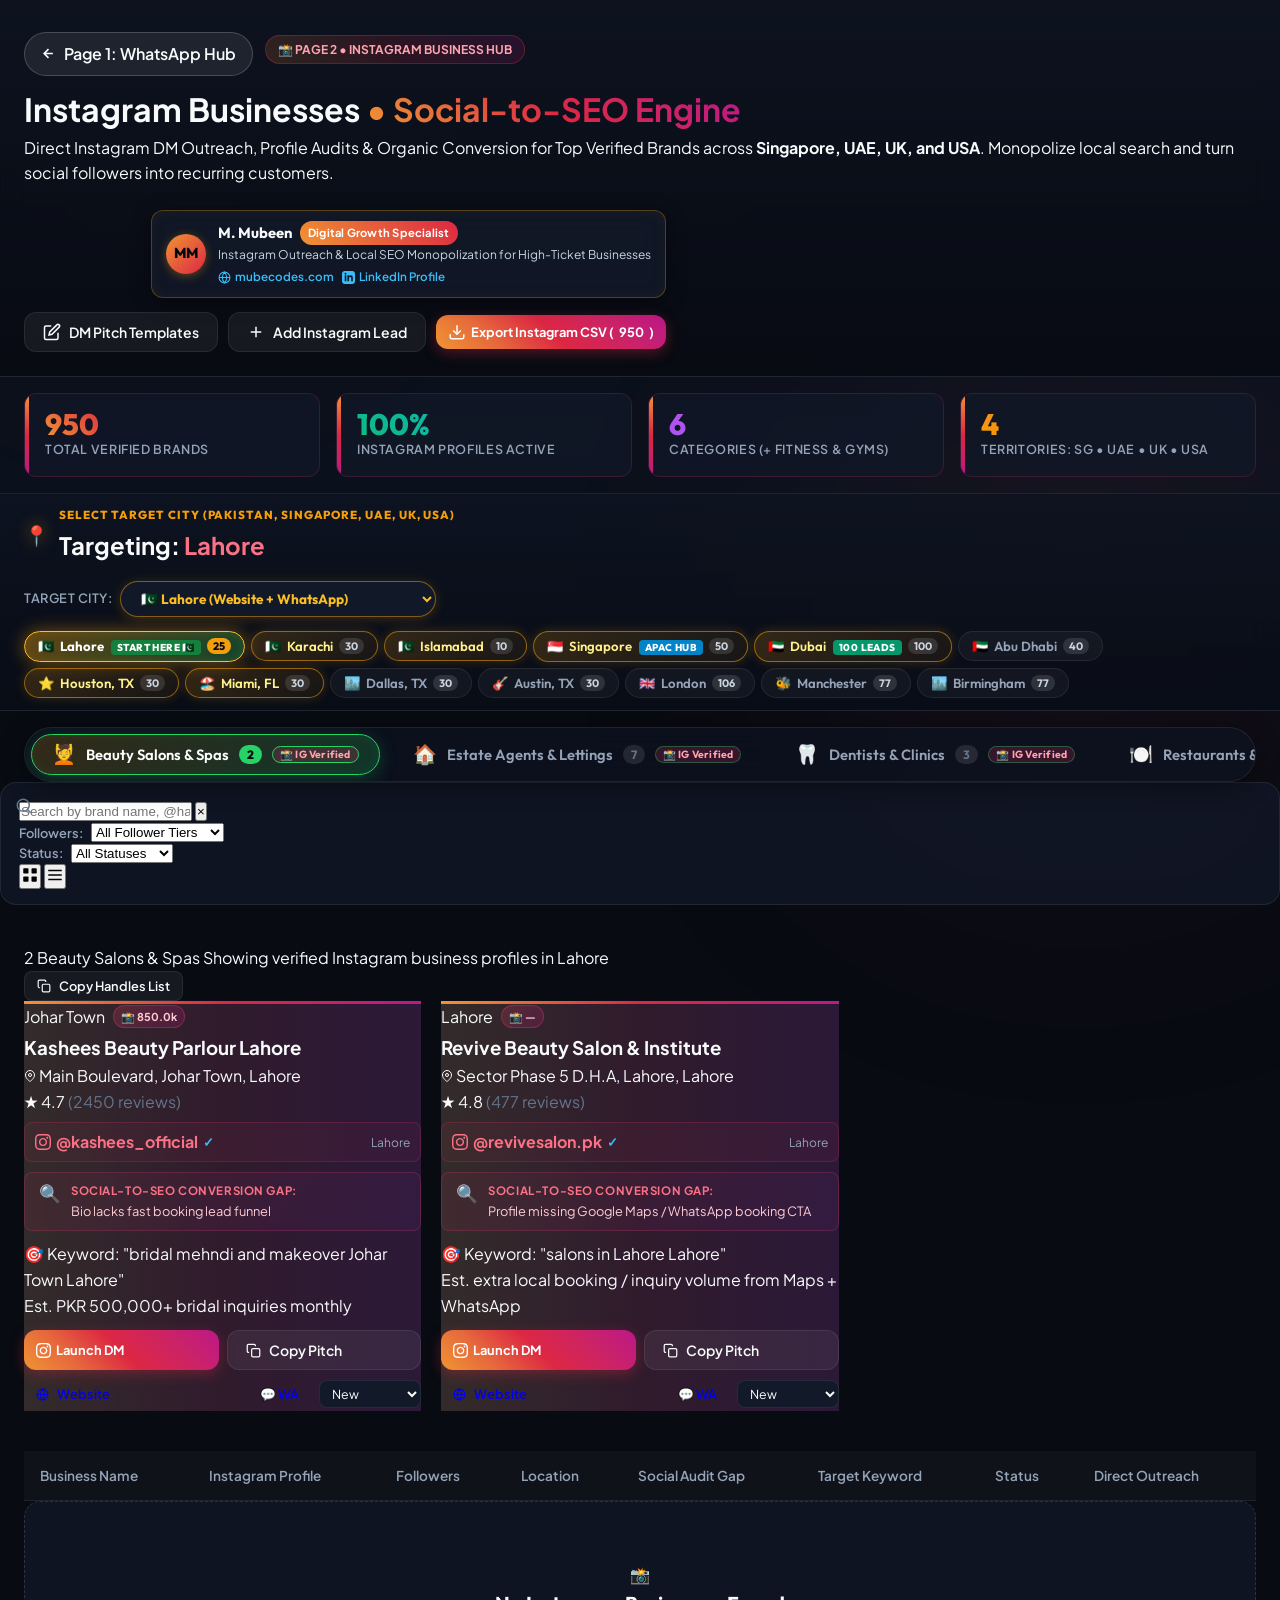
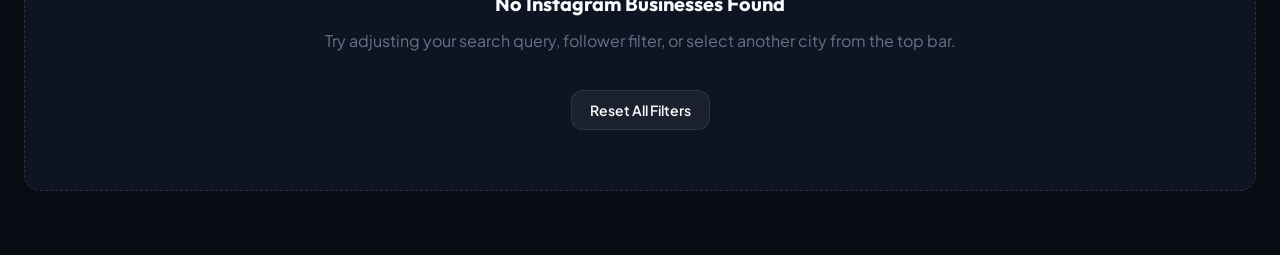
<file: instagram-businesses.html>
<!DOCTYPE html>
<html lang="en">
<head>
  <meta charset="UTF-8">
  <meta name="viewport" content="width=device-width, initial-scale=1.0">
  <title>Instagram Business Hub • 6 Categories (Singapore, UAE, UK, USA) | M. Mubeen</title>
  <meta name="description" content="Direct Instagram DM outreach, profile audits & social-to-SEO client acquisition engine across Beauty Salons, Real Estate, Dentists, Restaurants, Cafes, and Fitness Gyms.">

  <!-- Google Fonts: Outfit & Plus Jakarta Sans -->
  <link rel="preconnect" href="https://fonts.googleapis.com">
  <link rel="preconnect" href="https://fonts.gstatic.com" crossorigin>
  <link href="https://fonts.googleapis.com/css2?family=Outfit:wght@400;500;600;700;800&family=Plus+Jakarta+Sans:wght@400;500;600;700;800&display=swap" rel="stylesheet">

  <link rel="stylesheet" href="styles.css">
  <link rel="icon" href="data:image/svg+xml,<svg xmlns='http://www.w3.org/2000/svg' viewBox='0 0 100 100'><text y='.9em' font-size='90'>📸</text></svg>">
</head>
<body>
  <!-- Ambient Gradient Glow Orbs -->
  <div class="glow-orb glow-top-left" style="background: radial-gradient(circle, rgba(225, 48, 108, 0.25), transparent 70%);"></div>
  <div class="glow-orb glow-bottom-right" style="background: radial-gradient(circle, rgba(240, 148, 51, 0.2), rgba(188, 24, 136, 0.15) 60%, transparent 80%);"></div>

  <!-- Header Section -->
  <header class="app-header">
    <div class="header-container">
      <div class="header-branding">
        <div style="display: flex; align-items: center; gap: 12px; margin-bottom: 8px;">
          <a href="index.html" class="nav-page-switch" title="Return to Page 1: WhatsApp SEO Outreach">
            <svg width="15" height="15" viewBox="0 0 24 24" fill="none" stroke="currentColor" stroke-width="2.5"><path d="M19 12H5M12 19l-7-7 7-7"/></svg>
            <span>Page 1: WhatsApp Hub</span>
          </a>
          <div class="ig-header-badge">
            <span>📸 PAGE 2 • INSTAGRAM BUSINESS HUB</span>
          </div>
        </div>

        <h1 class="app-title">
          Instagram Businesses <span class="ig-gradient-text">• Social-to-SEO Engine</span>
        </h1>
        <p class="app-subtitle">
          Direct Instagram DM Outreach, Profile Audits & Organic Conversion for Top Verified Brands across <strong style="color: #f8fafc;">Singapore, UAE, UK, and USA</strong>. Monopolize local search and turn social followers into recurring customers.
        </p>
      </div>

      <div class="header-actions">
        <!-- Digital Growth Specialist Profile Badge -->
        <div class="specialist-profile-card">
          <div class="specialist-avatar" style="background: linear-gradient(135deg, #f09433, #dc2743);">MM</div>
          <div class="specialist-info">
            <div class="specialist-name-row">
              <span class="specialist-name">M. Mubeen</span>
              <span class="badge" style="background: linear-gradient(45deg, #f09433, #dc2743); color: #fff;">Digital Growth Specialist</span>
            </div>
            <p class="specialist-tagline">Instagram Outreach & Local SEO Monopolization for High-Ticket Businesses</p>
            <div class="specialist-links">
              <a href="https://mubecodes.com" target="_blank" rel="noopener noreferrer" class="profile-link">
                <svg width="13" height="13" viewBox="0 0 24 24" fill="none" stroke="currentColor" stroke-width="2"><circle cx="12" cy="12" r="10"></circle><line x1="2" y1="12" x2="22" y2="12"></line><path d="M12 2a15.3 15.3 0 0 1 4 10 15.3 15.3 0 0 1-4 10 15.3 15.3 0 0 1-4-10 15.3 15.3 0 0 1 4-10z"></path></svg>
                mubecodes.com
              </a>
              <a href="https://www.linkedin.com/in/m-mubeen-62ab23244/" target="_blank" rel="noopener noreferrer" class="profile-link linkedin-link">
                <svg width="13" height="13" viewBox="0 0 24 24" fill="currentColor"><path d="M19 0h-14c-2.761 0-5 2.239-5 5v14c0 2.761 2.239 5 5 5h14c2.762 0 5-2.239 5-5v-14c0-2.761-2.238-5-5-5zm-11 19h-3v-11h3v11zm-1.5-12.268c-.966 0-1.75-.79-1.75-1.764s.784-1.764 1.75-1.764 1.75.79 1.75 1.764-.783 1.764-1.75 1.764zm13.5 12.268h-3v-5.604c0-3.368-4-3.113-4 0v5.604h-3v-11h3v1.765c1.396-2.586 7-2.777 7 2.476v6.759z"/></svg>
                LinkedIn Profile
              </a>
            </div>
          </div>
        </div>

        <div class="action-buttons-wrap">
          <button id="btn-edit-script" class="btn btn-secondary">
            <svg width="18" height="18" viewBox="0 0 24 24" fill="none" stroke="currentColor" stroke-width="2"><path d="M11 4H4a2 2 0 0 0-2 2v14a2 2 0 0 0 2 2h14a2 2 0 0 0 2-2v-7"></path><path d="M18.5 2.5a2.121 2.121 0 0 1 3 3L12 15l-4 1 1-4 9.5-9.5z"></path></svg>
            DM Pitch Templates
          </button>
          <button id="btn-add-lead" class="btn btn-secondary">
            <svg width="18" height="18" viewBox="0 0 24 24" fill="none" stroke="currentColor" stroke-width="2"><line x1="12" y1="5" x2="12" y2="19"></line><line x1="5" y1="12" x2="19" y2="12"></line></svg>
            Add Instagram Lead
          </button>
          <button id="btn-export-csv" class="btn btn-instagram" style="font-weight: 700;">
            <svg width="18" height="18" viewBox="0 0 24 24" fill="none" stroke="currentColor" stroke-width="2"><path d="M21 15v4a2 2 0 0 1-2 2H5a2 2 0 0 1-2-2v-4"></path><polyline points="7 10 12 15 17 10"></polyline><line x1="12" y1="15" x2="12" y2="3"></line></svg>
            Export Instagram CSV (<span id="export-count">0</span>)
          </button>
        </div>
      </div>
    </div>
  </header>

  <!-- Global Metrics Bar -->
  <section class="stats-banner" style="background: rgba(14, 20, 34, 0.7); border-bottom: 1px solid rgba(225, 48, 108, 0.2); padding: 16px 24px;">
    <div class="stats-container" style="max-width: 1400px; margin: 0 auto; display: grid; grid-template-columns: repeat(auto-fit, minmax(220px, 1fr)); gap: 16px;">
      <div class="ig-stat-card">
        <div>
          <div class="ig-stat-number" id="stat-total-leads">885</div>
          <div class="ig-stat-label">Total Verified Brands</div>
        </div>
      </div>
      <div class="ig-stat-card">
        <div>
          <div class="ig-stat-number" id="stat-ig-verified" style="background: linear-gradient(45deg, #10b981, #06b6d4); -webkit-background-clip: text; -webkit-text-fill-color: transparent;">100%</div>
          <div class="ig-stat-label">Instagram Profiles Active</div>
        </div>
      </div>
      <div class="ig-stat-card">
        <div>
          <div class="ig-stat-number" style="background: linear-gradient(45deg, #a855f7, #ec4899); -webkit-background-clip: text; -webkit-text-fill-color: transparent;">6</div>
          <div class="ig-stat-label">Categories (+ Fitness & Gyms)</div>
        </div>
      </div>
      <div class="ig-stat-card">
        <div>
          <div class="ig-stat-number" style="background: linear-gradient(45deg, #f59e0b, #ef4444); -webkit-background-clip: text; -webkit-text-fill-color: transparent;">4</div>
          <div class="ig-stat-label">Territories: SG • UAE • UK • USA</div>
        </div>
      </div>
    </div>
  </section>

  <!-- Multi-Country & City Selection Bar -->
  <section class="city-selector-bar" aria-label="Target City Selection">
    <div class="city-selector-container">
      <div class="city-selector-lead">
        <div class="city-pin-icon" aria-hidden="true" style="color: #fb7185;">📍</div>
        <div class="city-selector-texts">
          <span class="city-selector-eyebrow">SELECT TARGET CITY (PAKISTAN, SINGAPORE, UAE, UK, USA)</span>
          <h2 class="city-selector-heading">
            Targeting: <span id="current-active-city-display" style="color: #fb7185;">Singapore</span>
          </h2>
        </div>
      </div>

      <div class="city-controls-cluster">
        <div class="city-dropdown-box">
          <label for="city-selector-dropdown" class="filter-label city-dropdown-label">Target City:</label>
          <select id="city-selector-dropdown" class="city-dropdown-select" aria-label="Select Target City">
            <optgroup label="🇵🇰 Pakistan (Lahore, Karachi, Islamabad)">
              <option value="Lahore" selected>🇵🇰 Lahore (Website + WhatsApp)</option>
              <option value="Karachi">🇵🇰 Karachi (Website + WhatsApp)</option>
              <option value="Islamabad">🇵🇰 Islamabad (Website + WhatsApp)</option>
            </optgroup>
            <optgroup label="🇸🇬 Singapore (APAC Business & Tech Hub)">
              <option value="Singapore">🇸🇬 Singapore (50 Leads • Verified)</option>
            </optgroup>
            <optgroup label="🇦🇪 United Arab Emirates">
              <option value="Dubai">🇦🇪 Dubai (100 Leads • Verified)</option>
              <option value="Abu Dhabi">🇦🇪 Abu Dhabi (40 Leads • Verified)</option>
            </optgroup>
            <optgroup label="🇺🇸 United States (Top Growth Markets)">
              <option value="Houston">⭐ Houston, Texas (30 Leads)</option>
              <option value="Miami">🏖️ Miami, Florida (30 Leads)</option>
              <option value="Dallas">🏙️ Dallas, Texas (30 Leads)</option>
              <option value="Austin">🎸 Austin, Texas (30 Leads)</option>
              <option value="Phoenix">🌵 Phoenix, Arizona (30 Leads)</option>
              <option value="Atlanta">🍑 Atlanta, Georgia (30 Leads)</option>
              <option value="Tampa">🌴 Tampa, Florida (30 Leads)</option>
              <option value="Orlando">☀️ Orlando, Florida (30 Leads)</option>
              <option value="Charlotte">👑 Charlotte, North Carolina (30 Leads)</option>
              <option value="Denver">🏔️ Denver, Colorado (30 Leads)</option>
              <option value="Las Vegas">🎰 Las Vegas, Nevada (30 Leads)</option>
            </optgroup>
            <optgroup label="🇬🇧 United Kingdom">
              <option value="London">🇬🇧 London (106 Leads)</option>
              <option value="Manchester">🐝 Manchester (77 Leads)</option>
              <option value="Birmingham">🏙️ Birmingham (77 Leads)</option>
              <option value="Leeds">🏛️ Leeds (25 Leads)</option>
              <option value="Liverpool">⚓ Liverpool (20 Leads)</option>
              <option value="Edinburgh">🏰 Edinburgh (20 Leads)</option>
            </optgroup>
          </select>
        </div>

        <div class="city-pills-list" role="tablist" aria-label="Quick City Selection">
          <button type="button" class="city-pill-btn city-pill-featured active" data-city="Lahore" id="pill-city-lahore" title="🇵🇰 Lahore — Cultural & Commercial Hub">
            <span class="city-flag">🇵🇰</span>
            <span class="city-name">Lahore <span class="start-here-tag" style="background: #15803d; color: #fff;">Start here 🇵🇰</span></span>
            <span class="city-counter" id="counter-city-lahore">25</span>
          </button>
          <button type="button" class="city-pill-btn city-pill-featured" data-city="Karachi" id="pill-city-karachi" title="🇵🇰 Karachi — Maritime & Financial Capital">
            <span class="city-flag">🇵🇰</span>
            <span class="city-name">Karachi</span>
            <span class="city-counter" id="counter-city-karachi">30</span>
          </button>
          <button type="button" class="city-pill-btn city-pill-featured" data-city="Islamabad" id="pill-city-islamabad" title="🇵🇰 Islamabad — Federal Capital">
            <span class="city-flag">🇵🇰</span>
            <span class="city-name">Islamabad</span>
            <span class="city-counter" id="counter-city-islamabad">10</span>
          </button>
          <button type="button" class="city-pill-btn city-pill-featured" data-city="Singapore" id="pill-city-singapore" title="🇸🇬 Singapore — APAC Business Hub">
            <span class="city-flag">🇸🇬</span>
            <span class="city-name">Singapore <span class="start-here-tag" style="background: #0284c7; color: #fff;">APAC HUB</span></span>
            <span class="city-counter" id="counter-city-singapore">50</span>
          </button>
          <button type="button" class="city-pill-btn city-pill-featured" data-city="Dubai" id="pill-city-dubai" title="🇦🇪 Dubai — UAE Business Hub">
            <span class="city-flag">🇦🇪</span>
            <span class="city-name">Dubai <span class="start-here-tag" style="background: #059669; color: #fff;">100 Leads</span></span>
            <span class="city-counter" id="counter-city-dubai">100</span>
          </button>
          <button type="button" class="city-pill-btn" data-city="Abu Dhabi" id="pill-city-abudhabi" title="Show Abu Dhabi Businesses">
            <span class="city-flag">🇦🇪</span>
            <span class="city-name">Abu Dhabi</span>
            <span class="city-counter" id="counter-city-abudhabi">40</span>
          </button>
          <button type="button" class="city-pill-btn city-pill-featured" data-city="Houston" id="pill-city-houston" title="⭐ Houston, Texas">
            <span class="city-flag">⭐</span>
            <span class="city-name">Houston, TX</span>
            <span class="city-counter" id="counter-city-houston">30</span>
          </button>
          <button type="button" class="city-pill-btn city-pill-featured" data-city="Miami" id="pill-city-miami" title="🏖️ Miami, Florida">
            <span class="city-flag">🏖️</span>
            <span class="city-name">Miami, FL</span>
            <span class="city-counter" id="counter-city-miami">30</span>
          </button>
          <button type="button" class="city-pill-btn" data-city="Dallas" id="pill-city-dallas" title="Show Dallas Businesses">
            <span class="city-flag">🏙️</span>
            <span class="city-name">Dallas, TX</span>
            <span class="city-counter" id="counter-city-dallas">30</span>
          </button>
          <button type="button" class="city-pill-btn" data-city="Austin" id="pill-city-austin" title="Show Austin Businesses">
            <span class="city-flag">🎸</span>
            <span class="city-name">Austin, TX</span>
            <span class="city-counter" id="counter-city-austin">30</span>
          </button>
          <button type="button" class="city-pill-btn" data-city="London" id="pill-city-london" title="Show London Businesses">
            <span class="city-flag">🇬🇧</span>
            <span class="city-name">London</span>
            <span class="city-counter" id="counter-city-london">106</span>
          </button>
          <button type="button" class="city-pill-btn" data-city="Manchester" id="pill-city-manchester" title="Show Manchester Businesses">
            <span class="city-flag">🐝</span>
            <span class="city-name">Manchester</span>
            <span class="city-counter" id="counter-city-manchester">77</span>
          </button>
          <button type="button" class="city-pill-btn" data-city="Birmingham" id="pill-city-birmingham" title="Show Birmingham Businesses">
            <span class="city-flag">🏙️</span>
            <span class="city-name">Birmingham</span>
            <span class="city-counter" id="counter-city-birmingham">77</span>
          </button>
        </div>
      </div>
    </div>
  </section>

  <!-- Category Selection Navigation Tabs (All 6 Categories) -->
  <nav class="category-tabs-nav" aria-label="Business Category Selection">
    <div class="category-tabs-container">
      <button class="category-tab active" data-category="salons" id="tab-salons">
        <span class="category-icon">💆</span>
        <span class="category-title">Beauty Salons & Spas</span>
        <span class="category-badge" id="badge-salons">0</span>
        <span class="tab-api-pill" style="background: rgba(225, 48, 108, 0.2); color: #fda4af;">📸 IG Verified</span>
      </button>
      <button class="category-tab" data-category="estate_agents" id="tab-estate_agents">
        <span class="category-icon">🏠</span>
        <span class="category-title">Estate Agents & Lettings</span>
        <span class="category-badge" id="badge-estate_agents">0</span>
        <span class="tab-api-pill" style="background: rgba(225, 48, 108, 0.2); color: #fda4af;">📸 IG Verified</span>
      </button>
      <button class="category-tab" data-category="dentists" id="tab-dentists">
        <span class="category-icon">🦷</span>
        <span class="category-title">Dentists & Clinics</span>
        <span class="category-badge" id="badge-dentists">0</span>
        <span class="tab-api-pill" style="background: rgba(225, 48, 108, 0.2); color: #fda4af;">📸 IG Verified</span>
      </button>
      <button class="category-tab" data-category="restaurants" id="tab-restaurants">
        <span class="category-icon">🍽️</span>
        <span class="category-title">Restaurants & Dining</span>
        <span class="category-badge" id="badge-restaurants">0</span>
        <span class="tab-api-pill" style="background: rgba(225, 48, 108, 0.2); color: #fda4af;">📸 IG Verified</span>
      </button>
      <button class="category-tab" data-category="cafes" id="tab-cafes">
        <span class="category-icon">☕</span>
        <span class="category-title">Cafes & Coffee Shops</span>
        <span class="category-badge" id="badge-cafes">0</span>
        <span class="tab-api-pill" style="background: rgba(225, 48, 108, 0.2); color: #fda4af;">📸 IG Verified</span>
      </button>
      <button class="category-tab" data-category="fitness" id="tab-fitness">
        <span class="category-icon">🏋️</span>
        <span class="category-title">Fitness & Gyms</span>
        <span class="category-badge" id="badge-fitness">0</span>
        <span class="tab-api-pill" style="background: linear-gradient(45deg, #f09433, #dc2743); color: #fff; font-weight: 700;">⭐ NEW</span>
      </button>
    </div>
  </nav>

  <!-- Filter & Controls Toolbar -->
  <section class="toolbar-section">
    <div class="toolbar-container">
      <div class="search-box">
        <svg class="search-icon" width="18" height="18" viewBox="0 0 24 24" fill="none" stroke="currentColor" stroke-width="2"><circle cx="11" cy="11" r="8"></circle><line x1="21" y1="21" x2="16.65" y2="16.65"></line></svg>
        <input type="text" id="search-input" placeholder="Search by brand name, @handle, borough or keyword..." autocomplete="off">
        <button id="search-clear" class="search-clear hidden" aria-label="Clear search">&times;</button>
      </div>

      <div class="filters-cluster">
        <div class="filter-group">
          <label for="filter-followers" class="filter-label">Followers:</label>
          <select id="filter-followers" class="filter-select">
            <option value="all">All Follower Tiers</option>
            <option value="micro">Micro (&lt; 10k)</option>
            <option value="growth">Growth (10k - 50k)</option>
            <option value="authority">Authority (50k+)</option>
          </select>
        </div>

        <div class="filter-group">
          <label for="filter-status" class="filter-label">Status:</label>
          <select id="filter-status" class="filter-select">
            <option value="all">All Statuses</option>
            <option value="new">New Lead</option>
            <option value="contacted">DM Sent</option>
            <option value="in_discussion">In Discussion</option>
            <option value="converted">Converted</option>
          </select>
        </div>

        <div class="view-toggle-wrap">
          <button id="btn-view-cards" class="btn-icon active" title="Grid View">
            <svg width="18" height="18" viewBox="0 0 24 24" fill="currentColor"><rect x="3" y="3" width="7" height="7" rx="1"></rect><rect x="14" y="3" width="7" height="7" rx="1"></rect><rect x="14" y="14" width="7" height="7" rx="1"></rect><rect x="3" y="14" width="7" height="7" rx="1"></rect></svg>
          </button>
          <button id="btn-view-table" class="btn-icon" title="Table View">
            <svg width="18" height="18" viewBox="0 0 24 24" fill="currentColor"><line x1="3" y1="6" x2="21" y2="6" stroke="currentColor" stroke-width="2"></line><line x1="3" y1="12" x2="21" y2="12" stroke="currentColor" stroke-width="2"></line><line x1="3" y1="18" x2="21" y2="18" stroke="currentColor" stroke-width="2"></line></svg>
          </button>
        </div>
      </div>
    </div>
  </section>

  <!-- Main Content Area -->
  <main class="main-content">
    <div class="content-container">
      <!-- Active Results Counter Bar -->
      <div class="results-header">
        <div class="results-count-row">
          <span class="results-badge" id="results-count-badge">0 Brands</span>
          <span class="results-caption" id="results-caption-text">Showing Instagram verified businesses in Singapore</span>
        </div>
        <div class="results-actions">
          <button id="btn-bulk-copy" class="btn btn-secondary btn-sm" title="Copy Instagram Handles for Active Results">
            <svg width="14" height="14" viewBox="0 0 24 24" fill="none" stroke="currentColor" stroke-width="2"><rect x="9" y="9" width="13" height="13" rx="2" ry="2"></rect><path d="M5 15H4a2 2 0 0 1-2-2V4a2 2 0 0 1 2-2h9a2 2 0 0 1 2 2v1"></path></svg>
            Copy Handles List
          </button>
        </div>
      </div>

      <!-- Grid Cards View -->
      <div id="leads-grid" class="leads-grid">
        <!-- Cards injected dynamically by instagram_app.js -->
      </div>

      <!-- Table View (Hidden by default) -->
      <div id="leads-table-container" class="table-container hidden">
        <table class="leads-table" id="leads-table">
          <thead>
            <tr>
              <th>Business Name</th>
              <th>Instagram Profile</th>
              <th>Followers</th>
              <th>Location</th>
              <th>Social Audit Gap</th>
              <th>Target Keyword</th>
              <th>Status</th>
              <th>Direct Outreach</th>
            </tr>
          </thead>
          <tbody id="leads-table-body">
            <!-- Rows injected dynamically -->
          </tbody>
        </table>
      </div>

      <!-- Empty State -->
      <div id="empty-state" class="empty-state hidden">
        <div class="empty-state-icon">📸</div>
        <h3>No Instagram Businesses Found</h3>
        <p>Try adjusting your search query, follower filter, or select another city from the top bar.</p>
        <button id="btn-reset-filters" class="btn btn-secondary" style="margin-top: 16px;">Reset All Filters</button>
      </div>
    </div>
  </main>

  <!-- Pitch Script Editor Modal -->
  <div id="modal-script" class="modal-overlay hidden" role="dialog" aria-modal="true" aria-labelledby="modal-script-title">
    <div class="modal-card">
      <div class="modal-header">
        <h3 id="modal-script-title" class="modal-title">Edit Instagram DM Pitch Script</h3>
        <button class="modal-close" id="modal-script-close" aria-label="Close modal">&times;</button>
      </div>
      <div class="modal-body">
        <p class="modal-description">
          Customize your high-converting Instagram DM pitch for <strong id="modal-category-name" style="color: #fb7185;">Beauty Salons</strong>.
          Available variables: <code>{name}</code>, <code>{handle}</code>, <code>{city}</code>, <code>{borough}</code>, <code>{followers}</code>, <code>{keyword}</code>, <code>{website}</code>, <code>{gap}</code>.
        </p>
        <textarea id="script-editor-textarea" class="script-textarea" rows="12"></textarea>
      </div>
      <div class="modal-footer">
        <button id="btn-script-reset" class="btn btn-secondary">Reset to Default</button>
        <button id="btn-script-save" class="btn btn-instagram">Save DM Pitch</button>
      </div>
    </div>
  </div>

  <!-- Add Business Lead Modal -->
  <div id="modal-add-lead" class="modal-overlay hidden" role="dialog" aria-modal="true" aria-labelledby="modal-add-title">
    <div class="modal-card">
      <div class="modal-header">
        <h3 id="modal-add-title" class="modal-title">Add New Instagram Business Lead</h3>
        <button class="modal-close" id="modal-add-close" aria-label="Close modal">&times;</button>
      </div>
      <form id="form-add-lead" class="modal-body modal-form">
        <div class="form-row">
          <div class="form-group">
            <label for="lead-name">Business Name *</label>
            <input type="text" id="lead-name" required placeholder="e.g. Pure Fitness">
          </div>
          <div class="form-group">
            <label for="lead-category">Category *</label>
            <select id="lead-category" required>
              <option value="salons">Beauty Salons & Spas</option>
              <option value="estate_agents">Estate Agents & Lettings</option>
              <option value="dentists">Dentists & Clinics</option>
              <option value="restaurants">Restaurants & Dining</option>
              <option value="cafes">Cafes & Coffee Shops</option>
              <option value="fitness">Fitness & Gyms</option>
            </select>
          </div>
        </div>
        <div class="form-row">
          <div class="form-group">
            <label for="lead-city">City *</label>
            <input type="text" id="lead-city" required placeholder="e.g. Singapore, Dubai, London">
          </div>
          <div class="form-group">
            <label for="lead-borough">Borough / Area</label>
            <input type="text" id="lead-borough" placeholder="e.g. Orchard, Downtown, River Oaks">
          </div>
        </div>
        <div class="form-row">
          <div class="form-group">
            <label for="lead-instagram">Instagram Handle *</label>
            <input type="text" id="lead-instagram" required placeholder="e.g. @purefitnessofficial">
          </div>
          <div class="form-group">
            <label for="lead-followers">Follower Count</label>
            <input type="text" id="lead-followers" placeholder="e.g. 24.5k">
          </div>
        </div>
        <div class="form-row">
          <div class="form-group">
            <label for="lead-website">Website URL *</label>
            <input type="url" id="lead-website" required placeholder="https://example.com">
          </div>
          <div class="form-group">
            <label for="lead-phone">WhatsApp Phone</label>
            <input type="tel" id="lead-phone" placeholder="e.g. +65 6733 9988">
          </div>
        </div>
        <div class="form-group">
          <label for="lead-audit-gap">Social-to-SEO Audit Gap</label>
          <input type="text" id="lead-audit-gap" placeholder="e.g. Bio lacks direct trial pass link; ranks page 2 for local gym keyword">
        </div>
        <div class="form-group">
          <label for="lead-keyword">Target Keyword</label>
          <input type="text" id="lead-keyword" placeholder="e.g. gym in orchard singapore">
        </div>
      </form>
      <div class="modal-footer">
        <button id="btn-add-cancel" class="btn btn-secondary">Cancel</button>
        <button id="btn-add-submit" class="btn btn-instagram" type="submit" form="form-add-lead">Save Lead</button>
      </div>
    </div>
  </div>

  <!-- Toast Notification Container -->
  <div id="toast-container" class="toast-container" aria-live="polite"></div>

  <!-- JavaScript Datasets & Application Logic -->
  <script src="data/leads_bundle.js"></script>
  <script src="instagram_app.js"></script>
</body>
</html>
</file>
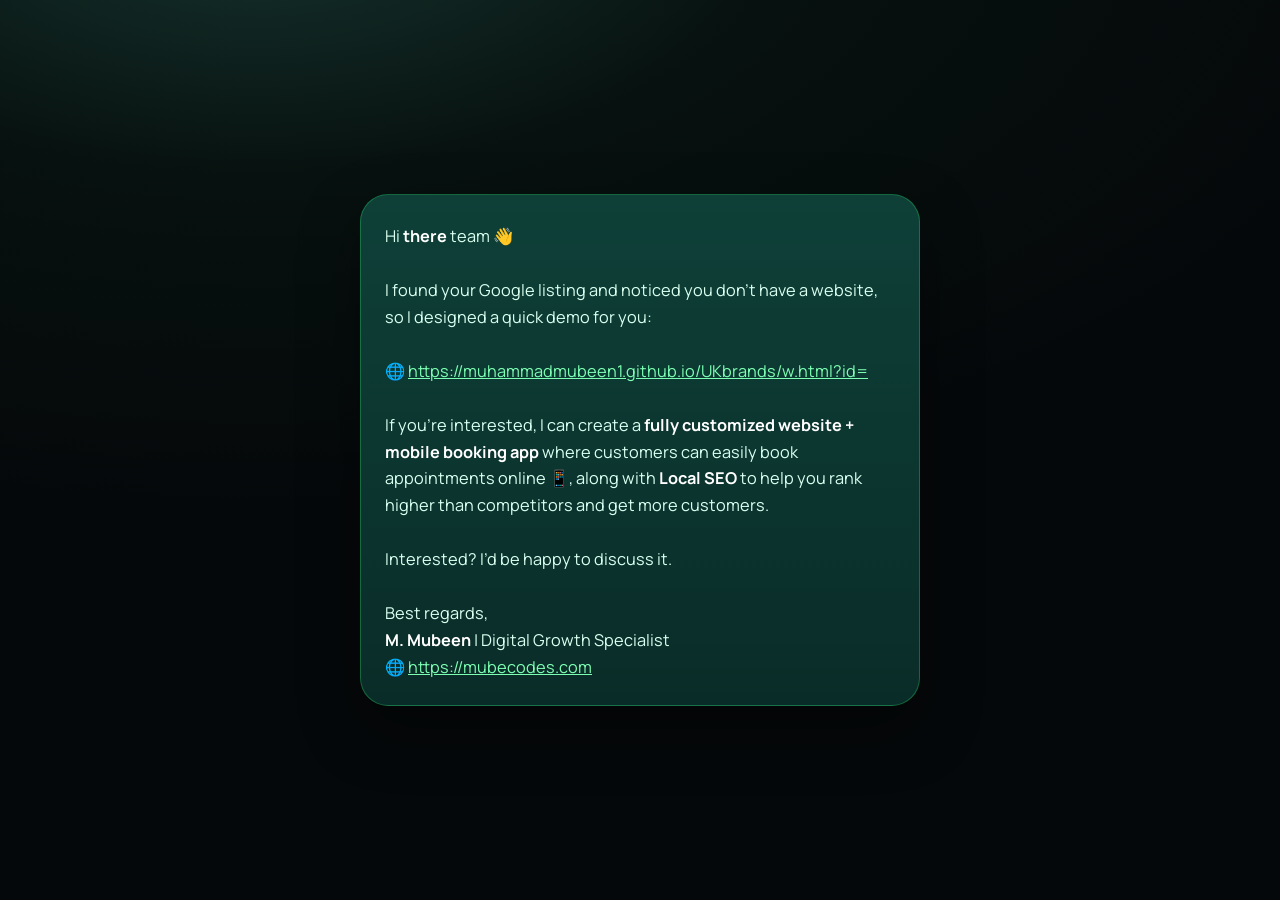
<file: p.html>
<!DOCTYPE html>
<html lang="en">
<head>
  <meta charset="UTF-8">
  <meta name="viewport" content="width=device-width, initial-scale=1.0">
  <title>VIEW DEMO WEBSITE</title>
  <meta property="og:title" content="VIEW DEMO WEBSITE">
  <meta property="og:description" content="A designed website demo for your Google listing.">
  <meta property="og:type" content="website">
  <meta property="og:image" content="https://images.unsplash.com/photo-1585747860715-2ba37e788b70?auto=format&fit=crop&w=1200&q=80">
  <link rel="preconnect" href="https://fonts.googleapis.com">
  <link rel="preconnect" href="https://fonts.gstatic.com" crossorigin>
  <link href="https://fonts.googleapis.com/css2?family=Manrope:wght@400;500;600;700;800&display=swap" rel="stylesheet">
  <style>
    * { box-sizing: border-box; margin: 0; padding: 0; }
    body {
      min-height: 100vh;
      font-family: Manrope, system-ui, sans-serif;
      background: radial-gradient(1200px 600px at 20% -10%, #16332e 0%, #07110f 45%, #05080a 100%);
      color: #e8fff6;
      display: grid;
      place-items: center;
      padding: 24px 16px;
    }
    .card {
      width: min(560px, 100%);
      background: linear-gradient(180deg, #0e4038 0%, #0a2c28 100%);
      border: 1px solid rgba(37, 211, 102, 0.35);
      border-radius: 28px;
      padding: 28px 24px 24px;
      box-shadow: 0 24px 60px rgba(0,0,0,.4);
    }
    .msg { font-size: 1.02rem; line-height: 1.65; color: #d9fff0; }
    .msg strong { color: #fff; }
    .msg a { color: #7dffb3; word-break: break-all; }
  </style>
</head>
<body>
  <article class="card">
    <div class="msg" id="msg">Loading…</div>
  </article>
  <script>
    const LIVE = "https://muhammadmubeen1.github.io/UKbrands/";
    const q = new URLSearchParams(location.search);
    const id = String(q.get("id") || "").replace(/^l(?=lon-)/, "");
    const name = q.get("n") || "there";
    const demo = LIVE + "w.html?id=" + encodeURIComponent(id);
    function escapeHtml(v) {
      return String(v || "").replace(/&/g,"&amp;").replace(/</g,"&lt;").replace(/>/g,"&gt;");
    }
    function render(n) {
      document.getElementById("msg").innerHTML =
        "Hi <strong>" + escapeHtml(n) + "</strong> team 👋<br><br>" +
        "I found your Google listing and noticed you don’t have a website, so I designed a quick demo for you:<br><br>" +
        "🌐 <a href=\"" + demo + "\">" + demo + "</a><br><br>" +
        "If you’re interested, I can create a <strong>fully customized website + mobile booking app</strong> where customers can easily book appointments online 📱, along with <strong>Local SEO</strong> to help you rank higher than competitors and get more customers.<br><br>" +
        "Interested? I’d be happy to discuss it.<br><br>" +
        "Best regards,<br><strong>M. Mubeen</strong> | Digital Growth Specialist<br>" +
        "🌐 <a href=\"https://mubecodes.com\" target=\"_blank\" rel=\"noopener\">https://mubecodes.com</a>";
    }
    render(name);
    const s = document.createElement("script");
    s.src = LIVE + "data/pakistan_no_website_bundle.js";
    s.onload = function () {
      const all = Object.values(window.PAKISTAN_NO_WEBSITE_LEADS || {}).flat();
      const lead = all.find(function (l) { return l.id === id; });
      if (lead) render(lead.name);
    };
    document.head.appendChild(s);
  </script>
</body>
</html>
</file>
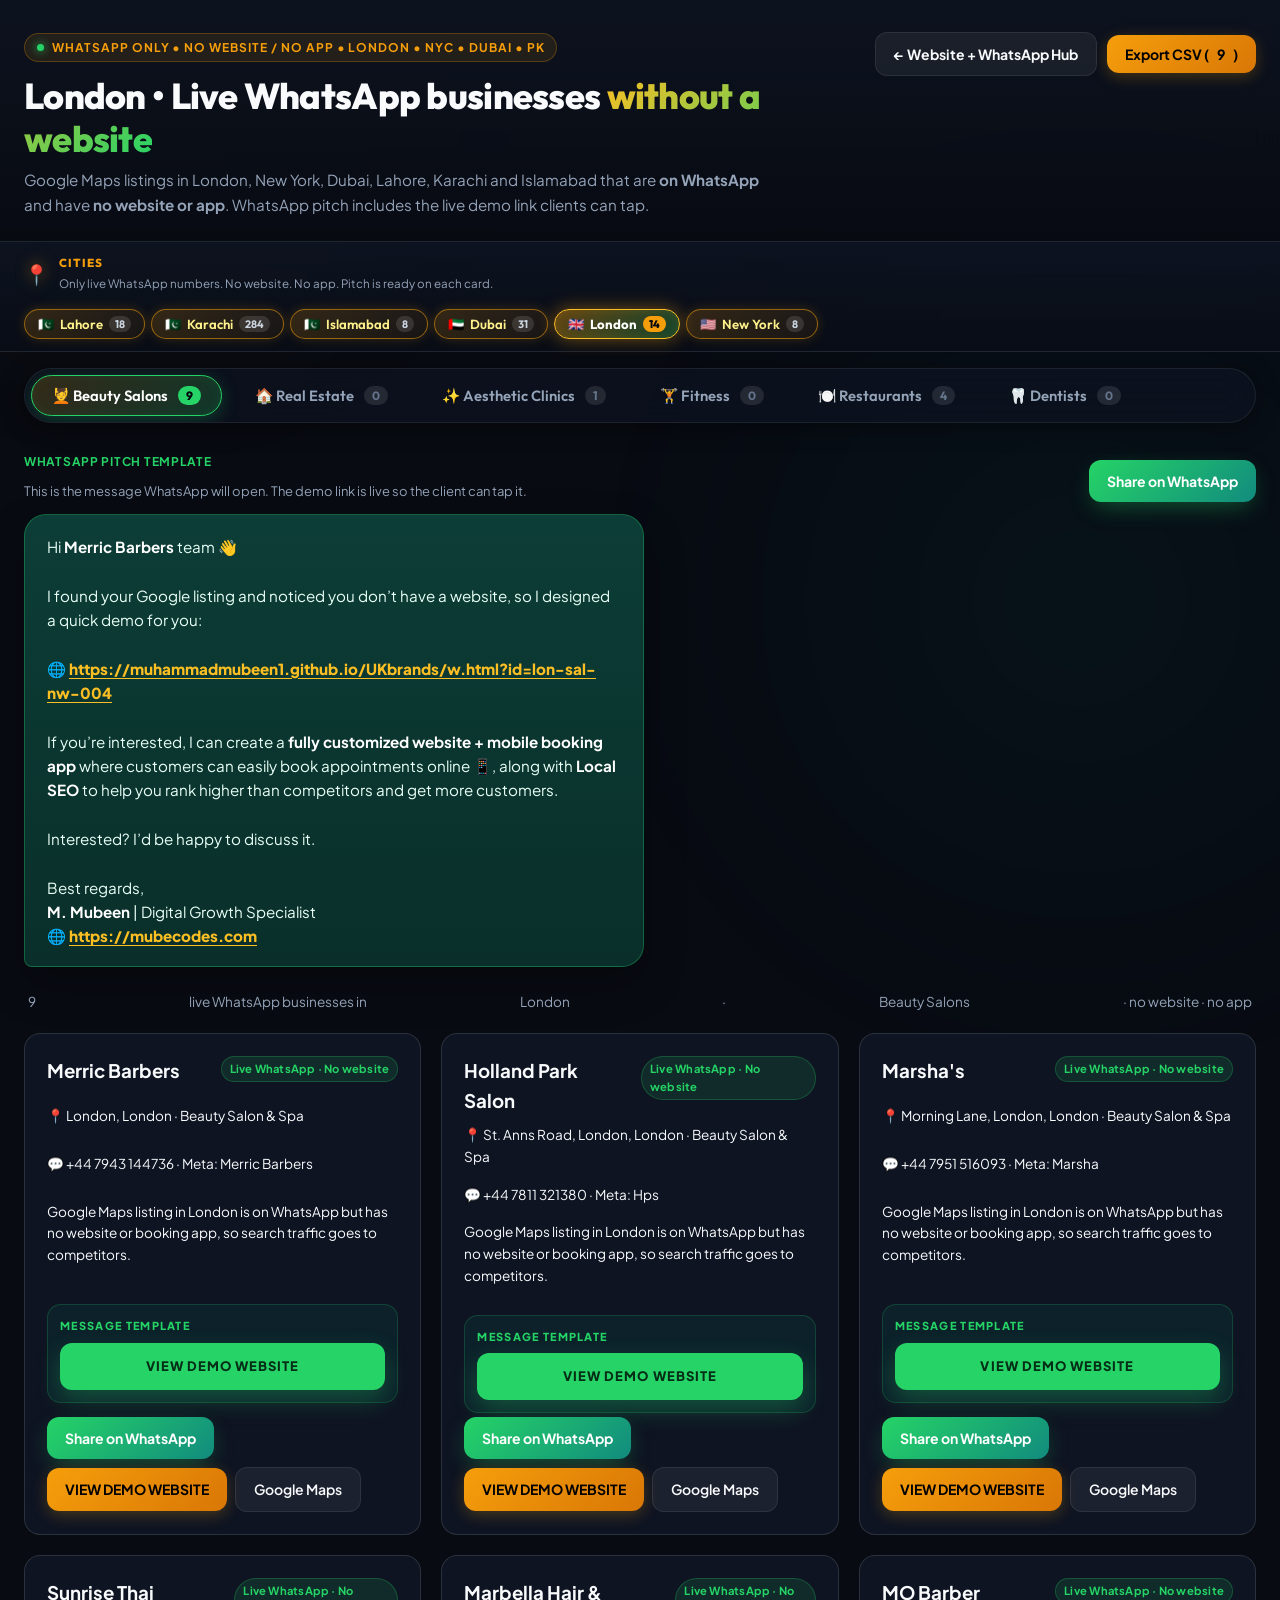
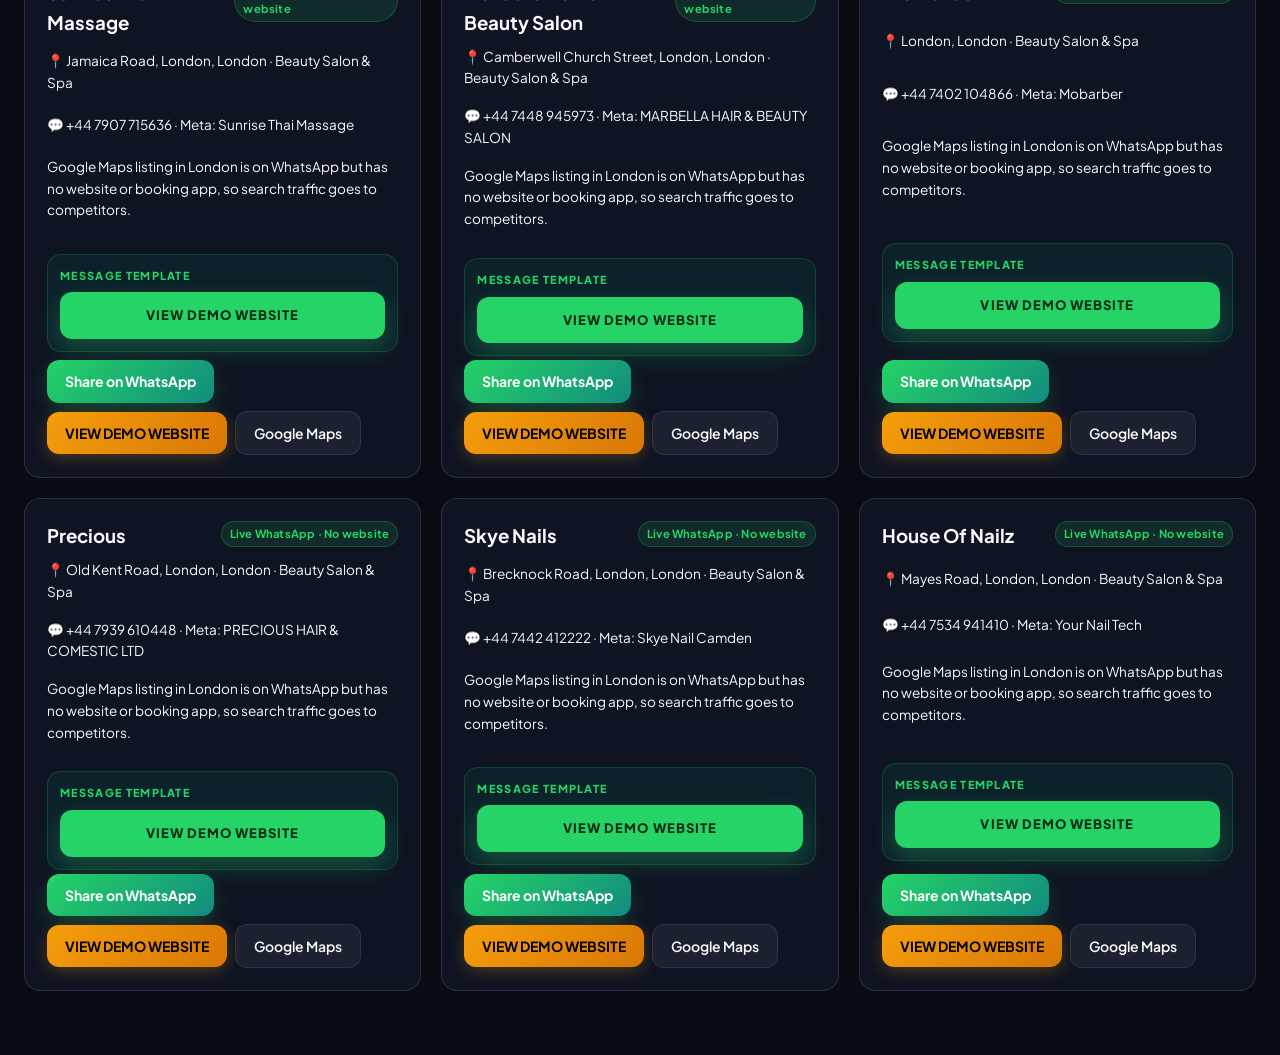
<file: pakistan-no-website.html>
<!DOCTYPE html>
<html lang="en">
<head>
  <meta charset="UTF-8">
  <meta name="viewport" content="width=device-width, initial-scale=1.0">
  <meta name="robots" content="noindex, nofollow">
  <title>WhatsApp Leads • No Website • London, New York, Dubai, Pakistan</title>
  <meta name="description" content="London, New York, Dubai and Pakistan Google Maps businesses that are live on WhatsApp but have no website or app.">
  <link rel="preconnect" href="https://fonts.googleapis.com">
  <link rel="preconnect" href="https://fonts.gstatic.com" crossorigin>
  <link href="https://fonts.googleapis.com/css2?family=Outfit:wght@400;500;600;700;800&family=Plus+Jakarta+Sans:wght@400;500;600;700&display=swap" rel="stylesheet">
  <meta http-equiv="Cache-Control" content="no-cache, no-store, must-revalidate">
  <link rel="stylesheet" href="styles.css?v=4.6">
</head>
<body>
  <div class="glow-orb glow-top-left" aria-hidden="true"></div>
  <div class="glow-orb glow-bottom-right" aria-hidden="true"></div>

  <header class="app-header">
    <div class="header-container">
      <div class="brand-section">
        <div class="brand-badge">
          <span class="live-pulse"></span>
          <span>WHATSAPP ONLY • NO WEBSITE / NO APP • LONDON • NYC • DUBAI • PK</span>
        </div>
        <h1 class="main-title">
          <span id="title-city-name">London</span> • Live WhatsApp businesses <span class="gradient-text">without a website</span>
        </h1>
        <p class="subtitle">
          Google Maps listings in London, New York, Dubai, Lahore, Karachi and Islamabad that are <strong>on WhatsApp</strong> and have <strong>no website or app</strong>.
          WhatsApp pitch includes the live demo link clients can tap.
        </p>
      </div>
      <div class="header-actions">
        <div class="action-buttons-wrap">
          <a href="index.html" class="btn btn-secondary" style="text-decoration:none;font-weight:700;">← Website + WhatsApp Hub</a>
          <button id="btn-export-csv" class="btn btn-primary">Export CSV (<span id="export-count">0</span>)</button>
        </div>
      </div>
    </div>
  </header>

  <section class="city-selector-bar" aria-label="Pakistan city selection">
    <div class="city-selector-container">
      <div class="city-selector-lead">
        <div class="city-pin-icon" aria-hidden="true">📍</div>
        <div class="city-selector-texts">
          <span class="city-selector-eyebrow">CITIES</span>
          <span class="city-selector-helper">Only live WhatsApp numbers. No website. No app. Pitch is ready on each card.</span>
        </div>
      </div>
      <div class="city-pills-list" role="tablist">
        <button type="button" class="city-pill-btn city-pill-featured" data-city="Lahore">
          <span class="city-flag">🇵🇰</span>
          <span class="city-name">Lahore</span>
          <span class="city-counter" id="counter-city-lahore">0</span>
        </button>
        <button type="button" class="city-pill-btn city-pill-featured" data-city="Karachi">
          <span class="city-flag">🇵🇰</span>
          <span class="city-name">Karachi</span>
          <span class="city-counter" id="counter-city-karachi">0</span>
        </button>
        <button type="button" class="city-pill-btn city-pill-featured" data-city="Islamabad">
          <span class="city-flag">🇵🇰</span>
          <span class="city-name">Islamabad</span>
          <span class="city-counter" id="counter-city-islamabad">0</span>
        </button>
        <button type="button" class="city-pill-btn city-pill-featured" data-city="Dubai">
          <span class="city-flag">🇦🇪</span>
          <span class="city-name">Dubai</span>
          <span class="city-counter" id="counter-city-dubai">0</span>
        </button>
        <button type="button" class="city-pill-btn city-pill-featured active" data-city="London">
          <span class="city-flag">🇬🇧</span>
          <span class="city-name">London</span>
          <span class="city-counter" id="counter-city-london">0</span>
        </button>
        <button type="button" class="city-pill-btn city-pill-featured" data-city="New York">
          <span class="city-flag">🇺🇸</span>
          <span class="city-name">New York</span>
          <span class="city-counter" id="counter-city-new-york">0</span>
        </button>
      </div>
    </div>
  </section>

  <nav class="category-tabs-nav" aria-label="Business category">
    <div class="category-tabs-container">
      <button class="category-tab active" data-category="salons">💆 Beauty Salons <span class="category-badge" id="badge-salons">0</span></button>
      <button class="category-tab" data-category="estate_agents">🏠 Real Estate <span class="category-badge" id="badge-estate_agents">0</span></button>
      <button class="category-tab" data-category="aesthetic">✨ Aesthetic Clinics <span class="category-badge" id="badge-aesthetic">0</span></button>
      <button class="category-tab" data-category="fitness">🏋️ Fitness <span class="category-badge" id="badge-fitness">0</span></button>
      <button class="category-tab" data-category="restaurants">🍽️ Restaurants <span class="category-badge" id="badge-restaurants">0</span></button>
      <button class="category-tab" data-category="dentists">🦷 Dentists <span class="category-badge" id="badge-dentists">0</span></button>
    </div>
  </nav>

  <main class="main-content">
    <section class="pitch-template" aria-label="WhatsApp pitch template">
      <div class="pitch-template-head">
        <div>
          <div class="pitch-banner-tag">WHATSAPP PITCH TEMPLATE</div>
          <p class="pitch-template-hint">This is the message WhatsApp will open. The demo link is live so the client can tap it.</p>
        </div>
        <a id="banner-send-wa" class="btn btn-whatsapp" href="#" target="_blank" rel="noopener">Share on WhatsApp</a>
      </div>
      <article class="pitch-bubble" id="banner-pitch-preview">Hi *{name}* team 👋</article>
    </section>

    <section class="results-meta-bar">
      <span id="results-count">0</span> live WhatsApp businesses in <span id="results-city">Lahore</span>
      · <span id="results-category">Beauty Salons</span>
      · no website · no app
    </section>

    <section id="leads-grid" class="leads-grid"></section>
    <section id="empty-state" class="empty-state" style="display:none;">
      <h3>No live WhatsApp + no-website listings in this tab yet</h3>
      <p>Switch city or category. Every card here must pass the live WhatsApp API and have no website.</p>
    </section>
  </main>

  <script src="data/pakistan_no_website_bundle.js?v=33"></script>
  <script src="pakistan-no-website.js?v=33"></script>
</body>
</html>
</file>
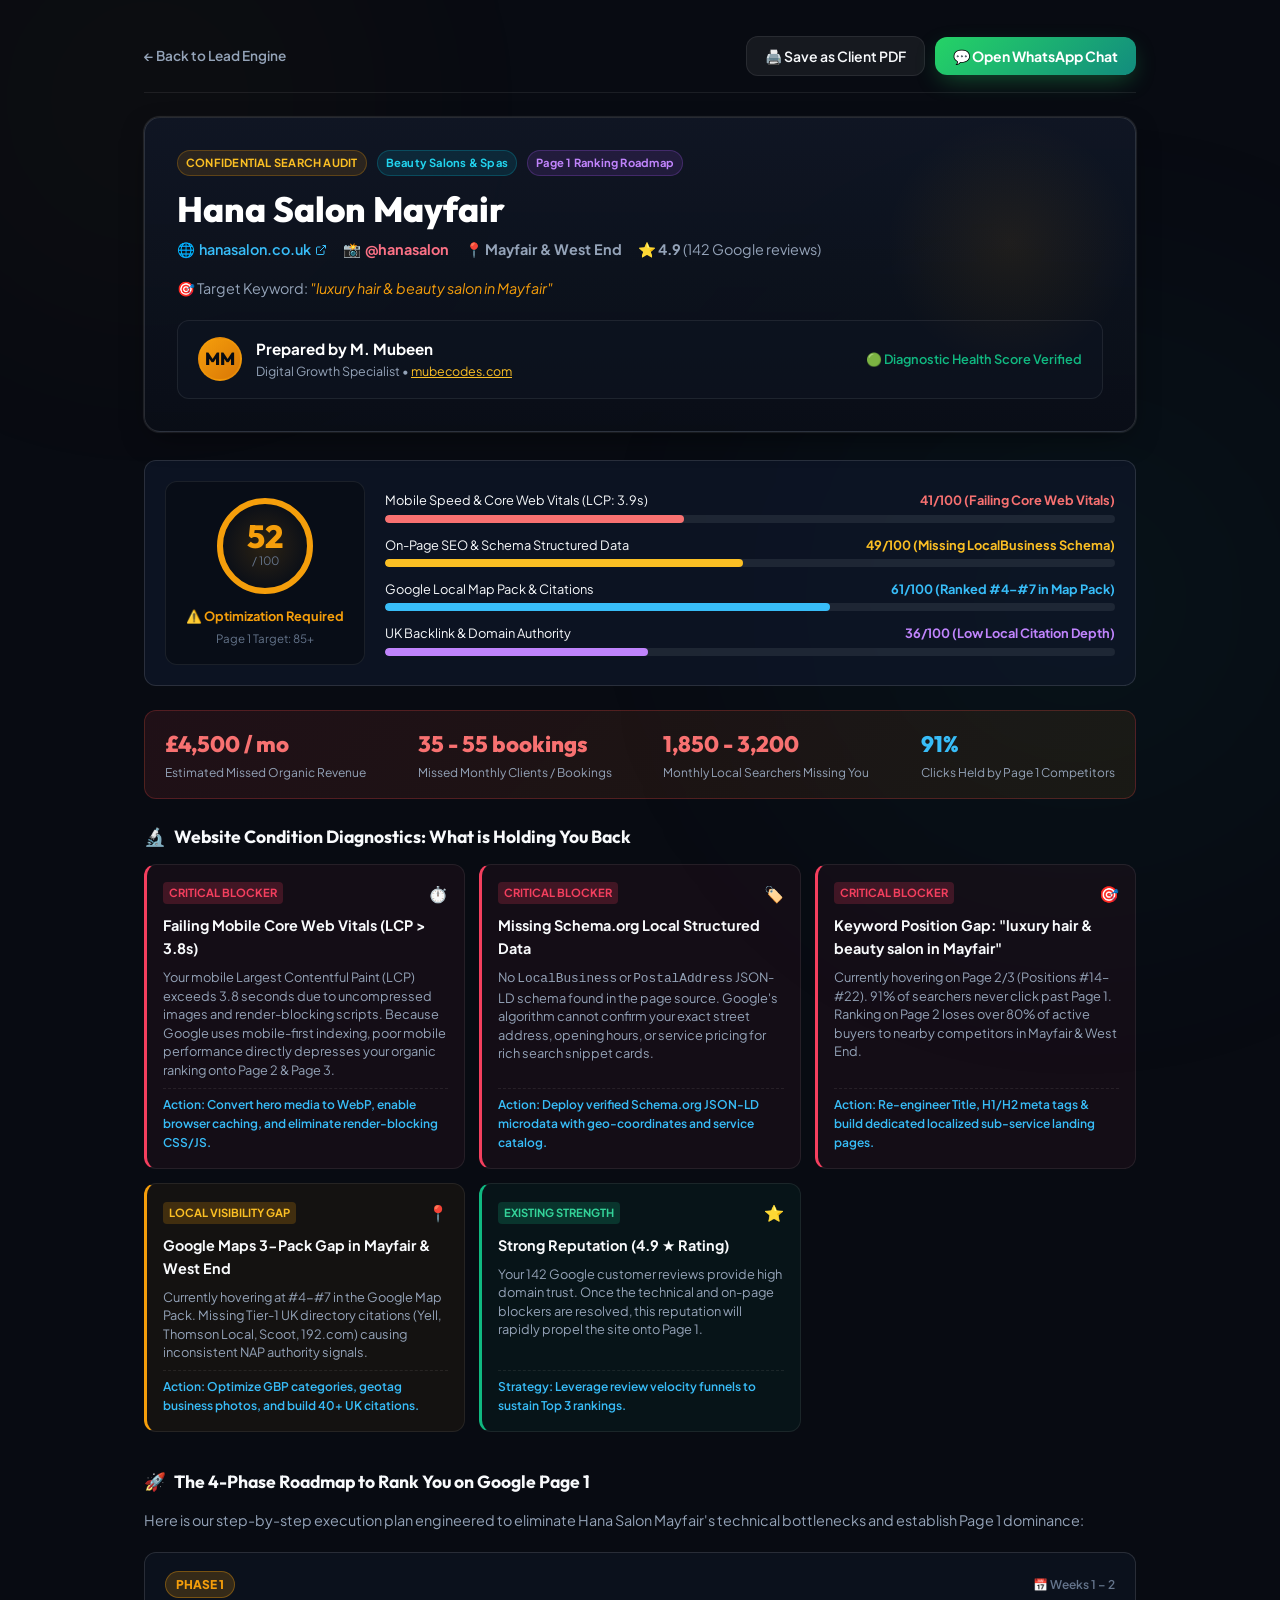
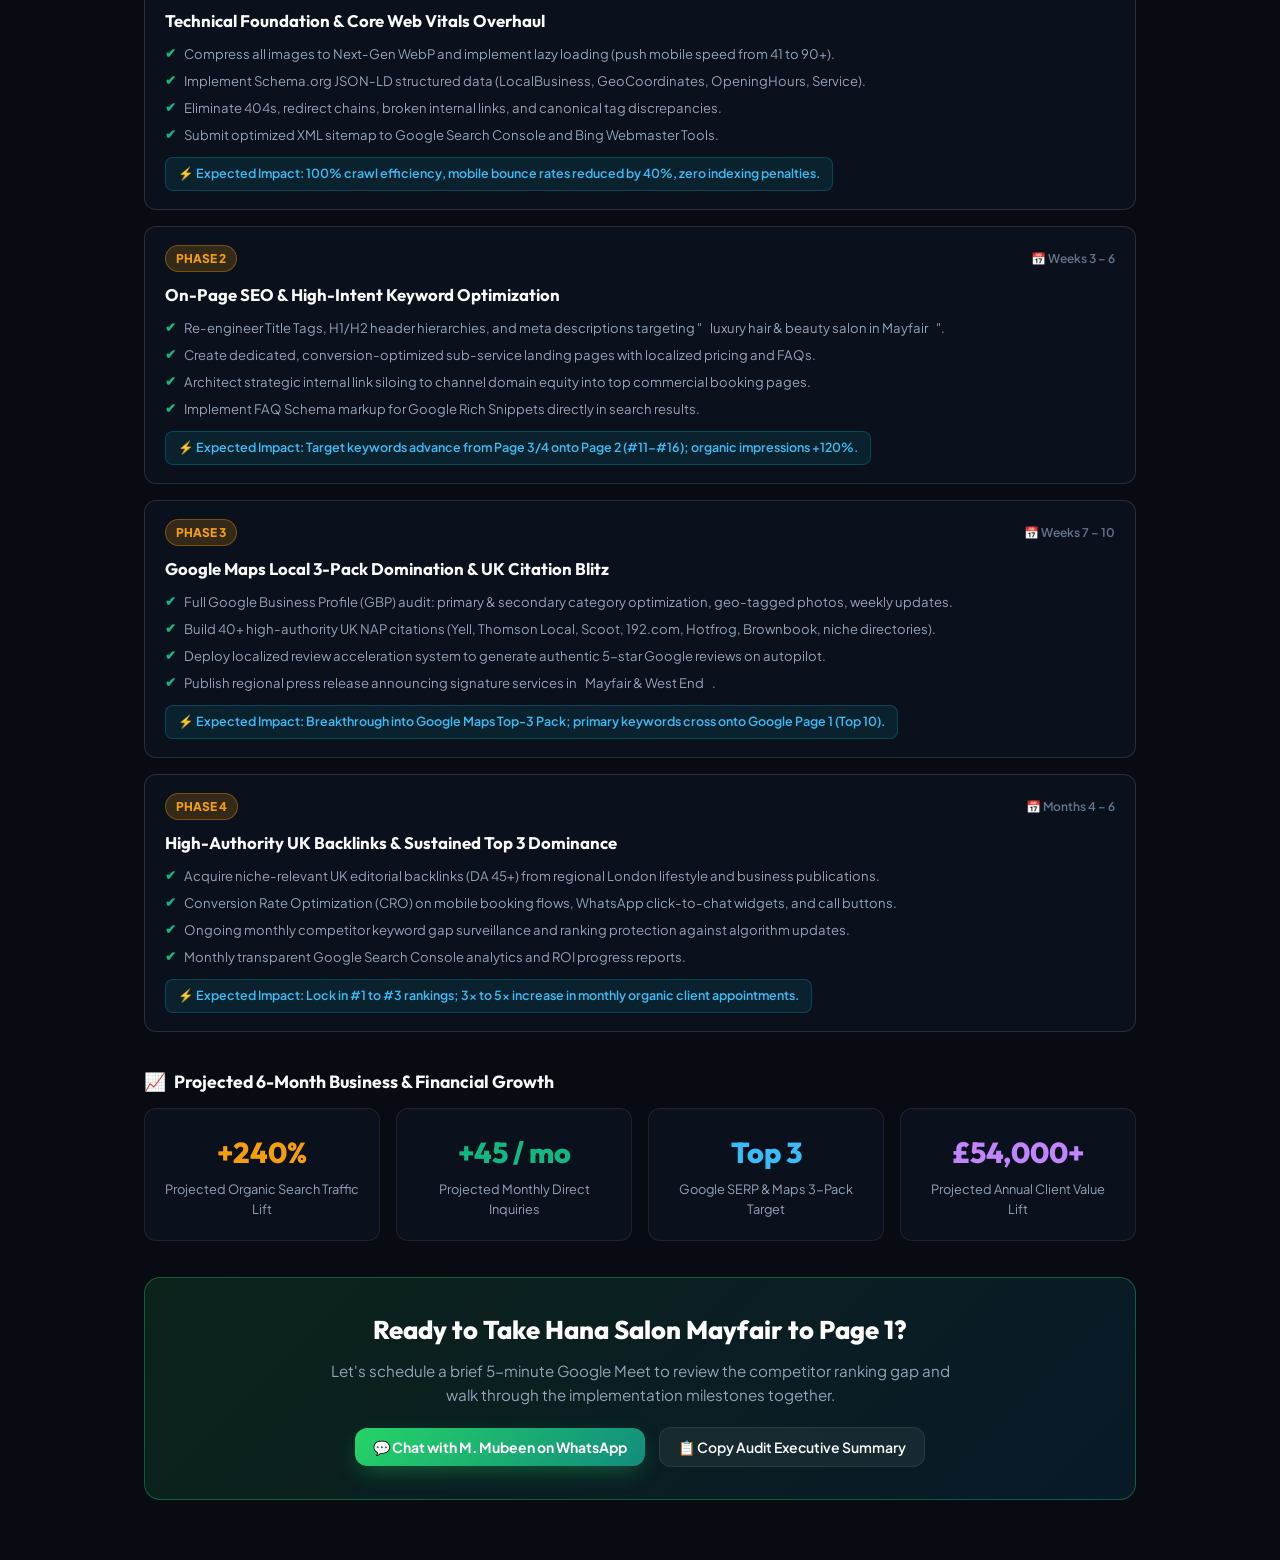
<file: website-audit-report.html>
<!DOCTYPE html>
<html lang="en">
<head>
  <meta charset="UTF-8">
  <meta name="viewport" content="width=device-width, initial-scale=1.0">
  <title id="page-title">Website Condition Audit & Page 1 Ranking Roadmap | MubeCodes</title>
  <meta name="description" content="Executive Website Condition Audit, Technical Health Scorecard, and 4-Phase Page 1 Google Ranking Action Plan prepared by M. Mubeen (Digital Growth Specialist).">
  <link rel="preconnect" href="https://fonts.googleapis.com">
  <link rel="preconnect" href="https://fonts.gstatic.com" crossorigin>
  <link href="https://fonts.googleapis.com/css2?family=Outfit:wght@400;500;600;700;800&family=Plus+Jakarta+Sans:ital,wght@0,300;0,400;0,500;0,600;0,700;1,400&display=swap" rel="stylesheet">
  <link rel="stylesheet" href="styles.css?v=4.1">
  <style>
    /* Standalone Report Page Specific Enhancements */
    .report-wrapper {
      max-width: 1040px;
      margin: 0 auto;
      padding: 36px 24px 60px;
      position: relative;
      z-index: 1;
    }

    .report-top-nav {
      display: flex;
      align-items: center;
      justify-content: space-between;
      margin-bottom: 24px;
      padding-bottom: 16px;
      border-bottom: 1px solid var(--border-subtle);
      flex-wrap: wrap;
      gap: 12px;
    }

    .report-back-link {
      display: inline-flex;
      align-items: center;
      gap: 6px;
      color: var(--text-secondary);
      text-decoration: none;
      font-size: 0.85rem;
      font-weight: 600;
      transition: color 0.2s;
    }

    .report-back-link:hover {
      color: var(--gold-primary);
    }

    .report-top-actions {
      display: flex;
      align-items: center;
      gap: 10px;
    }

    .report-header-card {
      background: linear-gradient(180deg, rgba(17, 24, 39, 0.85) 0%, rgba(10, 14, 23, 0.95) 100%);
      border: 1px solid var(--border-card);
      border-radius: var(--radius-lg);
      padding: 32px;
      margin-bottom: 28px;
      box-shadow: var(--shadow-card);
      position: relative;
      overflow: hidden;
    }

    .report-header-card::after {
      content: "";
      position: absolute;
      top: 0;
      right: 0;
      width: 250px;
      height: 250px;
      background: radial-gradient(circle, rgba(245, 158, 11, 0.08) 0%, transparent 70%);
      pointer-events: none;
    }

    .report-badge-row {
      display: flex;
      align-items: center;
      gap: 10px;
      margin-bottom: 12px;
      flex-wrap: wrap;
    }

    .report-client-name {
      font-family: var(--font-display);
      font-size: 2.2rem;
      font-weight: 800;
      color: #fff;
      line-height: 1.2;
      margin-bottom: 8px;
    }

    .report-client-meta {
      display: flex;
      align-items: center;
      gap: 16px;
      color: var(--text-secondary);
      font-size: 0.9rem;
      flex-wrap: wrap;
      margin-bottom: 20px;
    }

    .report-client-meta a {
      color: #38bdf8;
      text-decoration: none;
      display: inline-flex;
      align-items: center;
      gap: 4px;
      font-weight: 600;
    }

    .specialist-callout-box {
      background: rgba(14, 20, 34, 0.6);
      border: 1px solid var(--border-subtle);
      border-radius: var(--radius-md);
      padding: 16px 20px;
      display: flex;
      align-items: center;
      justify-content: space-between;
      flex-wrap: wrap;
      gap: 14px;
    }

    .specialist-left {
      display: flex;
      align-items: center;
      gap: 14px;
    }

    .specialist-pic {
      width: 44px;
      height: 44px;
      border-radius: 50%;
      background: linear-gradient(135deg, #f59e0b, #d97706);
      color: #080b12;
      display: flex;
      align-items: center;
      justify-content: center;
      font-family: var(--font-display);
      font-size: 1.1rem;
      font-weight: 800;
      border: 2px solid rgba(245, 158, 11, 0.4);
    }

    .roi-grid {
      display: grid;
      grid-template-columns: repeat(auto-fit, minmax(220px, 1fr));
      gap: 16px;
      margin-bottom: 28px;
    }

    .roi-card {
      background: rgba(14, 20, 34, 0.7);
      border: 1px solid var(--border-subtle);
      border-radius: var(--radius-md);
      padding: 20px;
      text-align: center;
    }

    .roi-val {
      font-family: var(--font-display);
      font-size: 1.8rem;
      font-weight: 800;
      color: var(--gold-primary);
      margin-bottom: 4px;
    }

    .roi-card:nth-child(2) .roi-val {
      color: #10b981;
    }

    .roi-card:nth-child(3) .roi-val {
      color: #38bdf8;
    }

    .roi-card:nth-child(4) .roi-val {
      color: #c084fc;
    }

    .roi-lbl {
      font-size: 0.8rem;
      color: var(--text-secondary);
    }

    .cta-banner {
      background: linear-gradient(135deg, rgba(37, 211, 102, 0.12), rgba(14, 165, 233, 0.1));
      border: 1px solid rgba(37, 211, 102, 0.35);
      border-radius: var(--radius-lg);
      padding: 32px;
      text-align: center;
      margin-top: 36px;
    }

    .cta-title {
      font-family: var(--font-display);
      font-size: 1.6rem;
      font-weight: 800;
      color: #fff;
      margin-bottom: 8px;
    }

    .cta-desc {
      color: var(--text-secondary);
      font-size: 0.95rem;
      max-width: 620px;
      margin: 0 auto 20px;
    }

    .cta-buttons {
      display: flex;
      align-items: center;
      justify-content: center;
      gap: 14px;
      flex-wrap: wrap;
    }

    @media print {
      .report-top-nav, .cta-buttons, .glow-orb {
        display: none !important;
      }
      .report-wrapper {
        padding: 0 !important;
        max-width: 100% !important;
      }
      .report-header-card {
        background: #fff !important;
        color: #111 !important;
        border: 1px solid #cbd5e1 !important;
        box-shadow: none !important;
      }
      .report-client-name {
        color: #0f172a !important;
      }
      .roi-card, .condition-card, .roadmap-phase-card, .audit-hero-block {
        background: #f8fafc !important;
        border: 1px solid #cbd5e1 !important;
        color: #111 !important;
        break-inside: avoid;
      }
    }
  </style>
</head>
<body>
  <!-- Ambient background glow effects -->
  <div class="glow-orb glow-top-left" aria-hidden="true"></div>
  <div class="glow-orb glow-bottom-right" aria-hidden="true"></div>

  <div class="report-wrapper">
    <!-- Top Navigation Bar -->
    <nav class="report-top-nav">
      <a href="index.html" class="report-back-link">
        ← Back to Lead Engine
      </a>
      <div class="report-top-actions">
        <button class="btn btn-secondary" onclick="window.print()" title="Save as clean PDF document">
          🖨️ Save as Client PDF
        </button>
        <button class="btn btn-whatsapp" id="btn-header-wa" onclick="launchReportWhatsApp()">
          💬 Open WhatsApp Chat
        </button>
      </div>
    </nav>

    <!-- Header Executive Brief Card -->
    <header class="report-header-card">
      <div class="report-badge-row">
        <span class="badge badge-gold">CONFIDENTIAL SEARCH AUDIT</span>
        <span class="badge badge-cyan" id="report-category-badge">Beauty Salon</span>
        <span class="badge badge-purple">Page 1 Ranking Roadmap</span>
      </div>

      <h1 class="report-client-name" id="report-name">Loading Business Audit...</h1>

      <div class="report-client-meta">
        <a id="report-website" href="#" target="_blank" rel="noopener noreferrer">
          🌐 <span id="report-website-text">loading...</span>
          <svg width="12" height="12" viewBox="0 0 24 24" fill="none" stroke="currentColor" stroke-width="2"><path d="M18 13v6a2 2 0 0 1-2 2H5a2 2 0 0 1-2-2V8a2 2 0 0 1 2-2h6"></path><polyline points="15 3 21 3 21 9"></polyline><line x1="10" y1="14" x2="21" y2="3"></line></svg>
        </a>
        <a id="report-instagram" href="#" target="_blank" rel="noopener noreferrer" style="color: #fb7185; font-weight: 700; text-decoration: none; display: inline-flex; align-items: center; gap: 4px;">
          📸 <span id="report-instagram-text">@profile</span>
        </a>
        <span>📍 <strong id="report-borough">London</strong></span>
        <span>⭐ <strong id="report-rating">4.8</strong> (<span id="report-reviews">48</span> Google reviews)</span>
        <span>🎯 Target Keyword: <em id="report-target-kw" style="color: var(--gold-primary);">luxury salon</em></span>
      </div>

      <div class="specialist-callout-box">
        <div class="specialist-left">
          <div class="specialist-pic">MM</div>
          <div>
            <div style="font-weight: 700; color: #fff; font-size: 0.95rem;">Prepared by M. Mubeen</div>
            <div style="font-size: 0.78rem; color: var(--text-secondary);">Digital Growth Specialist • <a href="https://mubecodes.com" target="_blank" rel="noopener" style="color: #fbbf24;">mubecodes.com</a></div>
          </div>
        </div>
        <div style="font-size: 0.8rem; color: #10b981; font-weight: 600; display: flex; align-items: center; gap: 6px;">
          <span>🟢 Diagnostic Health Score Verified</span>
        </div>
      </div>
    </header>

    <!-- Scorecard Hero Block -->
    <section class="audit-hero-block">
      <div class="score-dial-wrap">
        <div class="score-circle">
          <span class="score-num" id="hero-overall-score">52</span>
          <span class="score-max">/ 100</span>
        </div>
        <span class="score-status">⚠️ Optimization Required</span>
        <small style="color: var(--text-muted); font-size: 0.72rem; margin-top: 4px;">Page 1 Target: 85+</small>
      </div>

      <div class="score-bars-list">
        <div class="score-bar-item">
          <div class="score-bar-labels">
            <span>Mobile Speed & Core Web Vitals (LCP: 3.9s)</span>
            <strong style="color: #f87171;">41/100 (Failing Core Web Vitals)</strong>
          </div>
          <div class="score-bar-track">
            <div class="score-bar-fill" style="width: 41%; background: #f87171;"></div>
          </div>
        </div>

        <div class="score-bar-item">
          <div class="score-bar-labels">
            <span>On-Page SEO & Schema Structured Data</span>
            <strong style="color: #fbbf24;">49/100 (Missing LocalBusiness Schema)</strong>
          </div>
          <div class="score-bar-track">
            <div class="score-bar-fill" style="width: 49%; background: #fbbf24;"></div>
          </div>
        </div>

        <div class="score-bar-item">
          <div class="score-bar-labels">
            <span>Google Local Map Pack & Citations</span>
            <strong style="color: #38bdf8;">61/100 (Ranked #4–#7 in Map Pack)</strong>
          </div>
          <div class="score-bar-track">
            <div class="score-bar-fill" style="width: 61%; background: #38bdf8;"></div>
          </div>
        </div>

        <div class="score-bar-item">
          <div class="score-bar-labels">
            <span>UK Backlink & Domain Authority</span>
            <strong style="color: #c084fc;">36/100 (Low Local Citation Depth)</strong>
          </div>
          <div class="score-bar-track">
            <div class="score-bar-fill" style="width: 36%; background: #c084fc;"></div>
          </div>
        </div>
      </div>
    </section>

    <!-- Missed Opportunity Banner -->
    <section class="missed-opp-banner">
      <div class="missed-opp-stat">
        <span class="missed-opp-val" id="report-lost-rev">£4,500 / mo</span>
        <span class="missed-opp-lbl">Estimated Missed Organic Revenue</span>
      </div>
      <div class="missed-opp-stat">
        <span class="missed-opp-val" id="report-lost-clients">35 - 55 inquiries</span>
        <span class="missed-opp-lbl">Missed Monthly Clients / Bookings</span>
      </div>
      <div class="missed-opp-stat">
        <span class="missed-opp-val">1,850 - 3,200</span>
        <span class="missed-opp-lbl">Monthly Local Searchers Missing You</span>
      </div>
      <div class="missed-opp-stat">
        <span class="missed-opp-val" style="color: #38bdf8;">91%</span>
        <span class="missed-opp-lbl">Clicks Held by Page 1 Competitors</span>
      </div>
    </section>

    <!-- Detailed Website Condition Diagnostics -->
    <section style="margin-bottom: 36px;">
      <div class="audit-section-title">
        <span>🔬</span> Website Condition Diagnostics: What is Holding You Back
      </div>

      <div class="condition-cards-grid">
        <div class="condition-card critical">
          <div class="condition-card-header">
            <span class="condition-tag">Critical Blocker</span>
            <span>⏱️</span>
          </div>
          <div class="condition-card-title">Failing Mobile Core Web Vitals (LCP > 3.8s)</div>
          <p class="condition-card-desc">
            Your mobile Largest Contentful Paint (LCP) exceeds 3.8 seconds due to uncompressed images and render-blocking scripts. Because Google uses mobile-first indexing, poor mobile performance directly depresses your organic ranking onto Page 2 & Page 3.
          </p>
          <div class="condition-card-fix">Action: Convert hero media to WebP, enable browser caching, and eliminate render-blocking CSS/JS.</div>
        </div>

        <div class="condition-card critical">
          <div class="condition-card-header">
            <span class="condition-tag">Critical Blocker</span>
            <span>🏷️</span>
          </div>
          <div class="condition-card-title">Missing Schema.org Local Structured Data</div>
          <p class="condition-card-desc">
            No <code>LocalBusiness</code> or <code>PostalAddress</code> JSON-LD schema found in the page source. Google's algorithm cannot confirm your exact street address, opening hours, or service pricing for rich search snippet cards.
          </p>
          <div class="condition-card-fix">Action: Deploy verified Schema.org JSON-LD microdata with geo-coordinates and service catalog.</div>
        </div>

        <div class="condition-card critical">
          <div class="condition-card-header">
            <span class="condition-tag">Critical Blocker</span>
            <span>🎯</span>
          </div>
          <div class="condition-card-title">Keyword Position Gap: <span id="diag-kw">Target Search Term</span></div>
          <p class="condition-card-desc">
            Currently hovering on Page 2/3 (Positions #14–#22). 91% of searchers never click past Page 1. Ranking on Page 2 loses over 80% of active buyers to nearby competitors in <span id="diag-borough">London</span>.
          </p>
          <div class="condition-card-fix">Action: Re-engineer Title, H1/H2 meta tags & build dedicated localized sub-service landing pages.</div>
        </div>

        <div class="condition-card warning">
          <div class="condition-card-header">
            <span class="condition-tag">Local Visibility Gap</span>
            <span>📍</span>
          </div>
          <div class="condition-card-title">Google Maps 3-Pack Gap in <span id="diag-map-borough">London</span></div>
          <p class="condition-card-desc">
            Currently hovering at #4-#7 in the Google Map Pack. Missing Tier-1 UK directory citations (Yell, Thomson Local, Scoot, 192.com) causing inconsistent NAP authority signals.
          </p>
          <div class="condition-card-fix">Action: Optimize GBP categories, geotag business photos, and build 40+ UK citations.</div>
        </div>

        <div class="condition-card positive">
          <div class="condition-card-header">
            <span class="condition-tag">Existing Strength</span>
            <span>⭐</span>
          </div>
          <div class="condition-card-title">Strong Reputation (<span id="diag-rating">4.8</span> ★ Rating)</div>
          <p class="condition-card-desc">
            Your <span id="diag-reviews">48</span> Google customer reviews provide high domain trust. Once the technical and on-page blockers are resolved, this reputation will rapidly propel the site onto Page 1.
          </p>
          <div class="condition-card-fix">Strategy: Leverage review velocity funnels to sustain Top 3 rankings.</div>
        </div>
      </div>
    </section>

    <!-- The 4-Phase Step-by-Step Execution Plan -->
    <section style="margin-bottom: 36px;">
      <div class="audit-section-title">
        <span>🚀</span> The 4-Phase Roadmap to Rank You on Google Page 1
      </div>
      <p style="font-size: 0.9rem; color: var(--text-secondary); margin-bottom: 20px;">
        Here is our step-by-step execution plan engineered to eliminate <span id="roadmap-name">your business</span>'s technical bottlenecks and establish Page 1 dominance:
      </p>

      <div class="roadmap-timeline">
        <div class="roadmap-phase-card">
          <div class="phase-header-row">
            <span class="phase-number-badge">PHASE 1</span>
            <span class="phase-timeline-span">📅 Weeks 1 – 2</span>
          </div>
          <h3 class="phase-title">Technical Foundation & Core Web Vitals Overhaul</h3>
          <ul class="phase-tasks-list">
            <li>Compress all images to Next-Gen WebP and implement lazy loading (push mobile speed from 41 to 90+).</li>
            <li>Implement Schema.org JSON-LD structured data (LocalBusiness, GeoCoordinates, OpeningHours, Service).</li>
            <li>Eliminate 404s, redirect chains, broken internal links, and canonical tag discrepancies.</li>
            <li>Submit optimized XML sitemap to Google Search Console and Bing Webmaster Tools.</li>
          </ul>
          <div class="phase-impact-tag">
            <span>⚡ Expected Impact: 100% crawl efficiency, mobile bounce rates reduced by 40%, zero indexing penalties.</span>
          </div>
        </div>

        <div class="roadmap-phase-card">
          <div class="phase-header-row">
            <span class="phase-number-badge">PHASE 2</span>
            <span class="phase-timeline-span">📅 Weeks 3 – 6</span>
          </div>
          <h3 class="phase-title">On-Page SEO & High-Intent Keyword Optimization</h3>
          <ul class="phase-tasks-list">
            <li>Re-engineer Title Tags, H1/H2 header hierarchies, and meta descriptions targeting "<span id="task-kw">target keyword</span>".</li>
            <li>Create dedicated, conversion-optimized sub-service landing pages with localized pricing and FAQs.</li>
            <li>Architect strategic internal link siloing to channel domain equity into top commercial booking pages.</li>
            <li>Implement FAQ Schema markup for Google Rich Snippets directly in search results.</li>
          </ul>
          <div class="phase-impact-tag">
            <span>⚡ Expected Impact: Target keywords advance from Page 3/4 onto Page 2 (#11-#16); organic impressions +120%.</span>
          </div>
        </div>

        <div class="roadmap-phase-card">
          <div class="phase-header-row">
            <span class="phase-number-badge">PHASE 3</span>
            <span class="phase-timeline-span">📅 Weeks 7 – 10</span>
          </div>
          <h3 class="phase-title">Google Maps Local 3-Pack Domination & UK Citation Blitz</h3>
          <ul class="phase-tasks-list">
            <li>Full Google Business Profile (GBP) audit: primary & secondary category optimization, geo-tagged photos, weekly updates.</li>
            <li>Build 40+ high-authority UK NAP citations (Yell, Thomson Local, Scoot, 192.com, Hotfrog, Brownbook, niche directories).</li>
            <li>Deploy localized review acceleration system to generate authentic 5-star Google reviews on autopilot.</li>
            <li>Publish regional press release announcing signature services in <span id="task-borough">London</span>.</li>
          </ul>
          <div class="phase-impact-tag">
            <span>⚡ Expected Impact: Breakthrough into Google Maps Top-3 Pack; primary keywords cross onto Google Page 1 (Top 10).</span>
          </div>
        </div>

        <div class="roadmap-phase-card">
          <div class="phase-header-row">
            <span class="phase-number-badge">PHASE 4</span>
            <span class="phase-timeline-span">📅 Months 4 – 6</span>
          </div>
          <h3 class="phase-title">High-Authority UK Backlinks & Sustained Top 3 Dominance</h3>
          <ul class="phase-tasks-list">
            <li>Acquire niche-relevant UK editorial backlinks (DA 45+) from regional London lifestyle and business publications.</li>
            <li>Conversion Rate Optimization (CRO) on mobile booking flows, WhatsApp click-to-chat widgets, and call buttons.</li>
            <li>Ongoing monthly competitor keyword gap surveillance and ranking protection against algorithm updates.</li>
            <li>Monthly transparent Google Search Console analytics and ROI progress reports.</li>
          </ul>
          <div class="phase-impact-tag">
            <span>⚡ Expected Impact: Lock in #1 to #3 rankings; 3x to 5x increase in monthly organic client appointments.</span>
          </div>
        </div>
      </div>
    </section>

    <!-- Projected Growth & Financial Impact -->
    <section>
      <div class="audit-section-title">
        <span>📈</span> Projected 6-Month Business & Financial Growth
      </div>

      <div class="roi-grid">
        <div class="roi-card">
          <div class="roi-val">+240%</div>
          <div class="roi-lbl">Projected Organic Search Traffic Lift</div>
        </div>
        <div class="roi-card">
          <div class="roi-val" id="roi-bookings">+45 / mo</div>
          <div class="roi-lbl">Projected Monthly Direct Inquiries</div>
        </div>
        <div class="roi-card">
          <div class="roi-val">Top 3</div>
          <div class="roi-lbl">Google SERP & Maps 3-Pack Target</div>
        </div>
        <div class="roi-card">
          <div class="roi-val" id="roi-annual">£54,000+</div>
          <div class="roi-lbl">Projected Annual Client Value Lift</div>
        </div>
      </div>
    </section>

    <!-- Call to Action Banner -->
    <section class="cta-banner">
      <h2 class="cta-title">Ready to Take <span id="cta-name">Your Website</span> to Page 1?</h2>
      <p class="cta-desc">
        Let's schedule a brief 5-minute Google Meet to review the competitor ranking gap and walk through the implementation milestones together.
      </p>
      <div class="cta-buttons">
        <button class="btn btn-whatsapp" id="btn-cta-wa" onclick="launchReportWhatsApp()">
          💬 Chat with M. Mubeen on WhatsApp
        </button>
        <button class="btn btn-secondary" onclick="copyShareableSummary()">
          📋 Copy Audit Executive Summary
        </button>
      </div>
    </section>
  </div>

  <script src="data/leads_bundle.js?v=4.1"></script>
  <script>
    // Standalone Report Logic
    let currentReportLead = null;
    let currentReportWhatsApp = '';

    function initStandaloneReport() {
      const params = new URLSearchParams(window.location.search);
      const leadId = params.get('id');
      const category = params.get('category') || 'salons';

      let lead = null;

      // 1. Try finding from leads bundle
      if (leadId && window.LONDON_LEADS_DATA) {
        const catList = window.LONDON_LEADS_DATA[category] || [];
        lead = catList.find(l => l.id === leadId);
        if (!lead) {
          // search all categories
          for (const key of Object.keys(window.LONDON_LEADS_DATA)) {
            const found = window.LONDON_LEADS_DATA[key].find(l => l.id === leadId);
            if (found) { lead = found; break; }
          }
        }
      }

      // 2. If not found or custom query params provided
      if (!lead) {
        lead = {
          name: params.get('name') || 'Hana Salon Mayfair',
          website: params.get('website') || 'https://hanasalon.co.uk',
          borough: params.get('borough') || 'Mayfair & West End',
          category: params.get('category_name') || (category === 'estate_agents' ? 'Estate Agents & Lettings' : category === 'dentists' ? 'Dentists & Dental Clinics' : category === 'restaurants' ? 'Restaurants & Dining' : category === 'cafes' ? 'Cafes & Coffee Shops' : 'Beauty Salons & Spas'),
          category_key: category,
          rating: parseFloat(params.get('rating')) || 4.9,
          reviews_count: parseInt(params.get('reviews')) || 142,
          target_keyword: params.get('keyword') || 'luxury hair & beauty salon in Mayfair',
          phone: params.get('phone') || '+44 78 513 15751',
          whatsapp_number: params.get('phone') || '447851315751'
        };
      }

      currentReportLead = lead;
      renderReport(lead);
    }

    function renderReport(lead) {
      const cleanUrl = lead.website.replace(/^https?:\/\//, '').replace(/\/$/, '');
      const catKey = lead.category_key || 'salons';
      const city = lead.city || 'London';

      let defaultKw = `best local service in ${lead.borough || city}`;
      if (catKey === 'salons') defaultKw = `luxury hair & beauty salon in ${lead.borough || city}`;
      else if (catKey === 'estate_agents') defaultKw = `estate agents in ${lead.borough || city} ${city}`;
      else if (catKey === 'dentists') defaultKw = `private & cosmetic dentist in ${lead.borough || city}`;
      else if (catKey === 'restaurants') defaultKw = `best restaurant in ${lead.borough || city}`;
      else if (catKey === 'cafes') defaultKw = `artisan cafe in ${lead.borough || city}`;

      const kw = lead.target_keyword || defaultKw;

      let estLostRev = '£4,500 / mo';
      let estLostClients = '35 - 55 bookings';
      let roiBookings = '+45 / mo';
      let roiAnnual = '£54,000+';

      if (catKey === 'estate_agents') {
        estLostRev = '£14,000 / mo';
        estLostClients = '3 - 6 instructions';
        roiBookings = '+5 instructions';
        roiAnnual = '£168,000+';
      } else if (catKey === 'dentists') {
        estLostRev = '£11,500 / mo';
        estLostClients = '12 - 20 consultations';
        roiBookings = '+16 private patients';
        roiAnnual = '£138,000+';
      } else if (catKey === 'restaurants') {
        estLostRev = '£5,800 / mo';
        estLostClients = '60 - 90 dinner covers';
        roiBookings = '+75 covers';
        roiAnnual = '£69,600+';
      } else if (catKey === 'cafes') {
        estLostRev = '£3,800 / mo';
        estLostClients = '180 - 260 patrons';
        roiBookings = '+220 patrons';
        roiAnnual = '£45,600+';
      }

      document.title = `${lead.name} — Website Audit & Page 1 Ranking Roadmap | MubeCodes`;
      document.getElementById('page-title').textContent = `${lead.name} — Website Audit & Page 1 Ranking Roadmap`;

      document.getElementById('report-name').textContent = lead.name;
      document.getElementById('roadmap-name').textContent = lead.name;
      document.getElementById('cta-name').textContent = lead.name;

      document.getElementById('report-website').href = lead.website;
      document.getElementById('report-website-text').textContent = cleanUrl;
      const igHandle = lead.instagram_handle || `@${cleanUrl.split('.')[0]}`;
      const igUrl = lead.instagram_url || `https://www.instagram.com/${igHandle.replace('@', '')}/`;
      const igEl = document.getElementById('report-instagram');
      const igText = document.getElementById('report-instagram-text');
      if (igEl && igText) {
        igEl.href = igUrl;
        igText.textContent = igHandle;
      }
      document.getElementById('report-borough').textContent = lead.city ? `${lead.city} • ${lead.borough || 'Central'}` : (lead.borough || 'London');
      document.getElementById('report-rating').textContent = lead.rating ? lead.rating.toFixed(1) : '4.8';
      document.getElementById('report-reviews').textContent = lead.reviews_count || 48;
      document.getElementById('report-target-kw').textContent = `"${kw}"`;
      document.getElementById('report-category-badge').textContent = lead.category || 'Local Business';

      document.getElementById('report-lost-rev').textContent = estLostRev;
      document.getElementById('report-lost-clients').textContent = estLostClients;
      document.getElementById('roi-bookings').textContent = roiBookings;
      document.getElementById('roi-annual').textContent = roiAnnual;

      document.getElementById('diag-kw').textContent = `"${kw}"`;
      document.getElementById('diag-borough').textContent = lead.borough || 'London';
      document.getElementById('diag-map-borough').textContent = lead.borough || 'London';
      document.getElementById('diag-rating').textContent = lead.rating ? lead.rating.toFixed(1) : '4.8';
      document.getElementById('diag-reviews').textContent = lead.reviews_count || 48;

      document.getElementById('task-kw').textContent = kw;
      document.getElementById('task-borough').textContent = lead.borough || 'London';

      // WhatsApp reply link
      let phone = (lead.whatsapp_number || lead.phone || '').replace(/[^\d]/g, '');
      if (phone.startsWith('0044')) phone = phone.slice(2);
      else if (phone.startsWith('07')) phone = '44' + phone.slice(1);
      else if (!phone.startsWith('44')) phone = '44' + phone;

      const pitchText = `Hi *${lead.name}* 👋\n\nThanks for asking how to rank *${cleanUrl}* on Page 1 of Google! Here is the live audit report and 4-phase execution plan: ${window.location.href}\n\nLet me know if this week works for a quick 5-minute Google Meet walk-through ☕ — M. Mubeen (mubecodes.com)`;
      currentReportWhatsApp = `https://wa.me/${phone}?text=${encodeURIComponent(pitchText)}`;
    }

    function launchReportWhatsApp() {
      if (currentReportWhatsApp) {
        window.open(currentReportWhatsApp, '_blank', 'noopener,noreferrer');
      }
    }

    function copyShareableSummary() {
      if (!currentReportLead) return;
      const cleanUrl = currentReportLead.website.replace(/^https?:\/\//, '').replace(/\/$/, '');
      const text = `📊 Website Audit Summary for ${currentReportLead.name} (${cleanUrl}):\n• Overall Search Health: 52/100 (Optimization Required)\n• Mobile Core Web Vitals: 41/100 (Failed LCP: 3.9s)\n• On-Page & Schema: 49/100 (Missing LocalBusiness JSON-LD)\n• Google Maps 3-Pack: #4-#7 in ${currentReportLead.borough}\n\n🚀 Page 1 Roadmap & Strategy View: ${window.location.href}\n\nPrepared by M. Mubeen (mubecodes.com)`;
      navigator.clipboard.writeText(text).then(() => {
        alert("Copied Audit Executive Summary to clipboard!");
      });
    }

    document.addEventListener('DOMContentLoaded', initStandaloneReport);
  </script>
</body>
</html>
</file>
<file: styles.css>
/* ==========================================================================
   London Beauty Salon SEO Lead & WhatsApp Outreach Agent - Design System
   Aesthetic: Luxury Obsidian Glassmorphism with Emerald & 24K Gold Accents
   ========================================================================== */

:root {
  /* Color Palette */
  --bg-primary: #080b12;
  --bg-secondary: #0e1422;
  --bg-card: rgba(18, 25, 41, 0.75);
  --bg-card-hover: rgba(24, 34, 56, 0.85);
  --bg-glass: rgba(255, 255, 255, 0.03);
  --bg-input: #121929;
  
  --border-subtle: rgba(255, 255, 255, 0.08);
  --border-card: rgba(255, 255, 255, 0.12);
  --border-active: rgba(245, 158, 11, 0.5);
  
  --text-primary: #f8fafc;
  --text-secondary: #94a3b8;
  --text-muted: #64748b;
  --text-gold: #fbbf24;
  
  /* Brand Highlights */
  --gold-primary: #f59e0b;
  --gold-glow: rgba(245, 158, 11, 0.25);
  --emerald-whatsapp: #25D366;
  --emerald-dark: #128C7E;
  --emerald-glow: rgba(37, 211, 102, 0.25);
  --purple-accent: #a855f7;
  --cyan-accent: #06b6d4;
  --rose-accent: #f43f5e;
  
  /* Typography */
  --font-display: 'Outfit', -apple-system, BlinkMacSystemFont, 'Segoe UI', Roboto, sans-serif;
  --font-body: 'Plus Jakarta Sans', -apple-system, BlinkMacSystemFont, 'Segoe UI', Roboto, sans-serif;
  
  /* Shadows & Radius */
  --radius-sm: 8px;
  --radius-md: 12px;
  --radius-lg: 16px;
  --radius-full: 9999px;
  
  --shadow-card: 0 10px 30px -10px rgba(0, 0, 0, 0.6), 0 0 1px 1px var(--border-card);
  --shadow-hover: 0 20px 40px -12px rgba(0, 0, 0, 0.8), 0 0 0 1px rgba(245, 158, 11, 0.35);
  --shadow-whatsapp: 0 8px 24px -6px rgba(37, 211, 102, 0.4);
}

/* Reset & Box Sizing */
*, *::before, *::after {
  box-sizing: border-box;
  margin: 0;
  padding: 0;
}

body {
  font-family: var(--font-body);
  background-color: var(--bg-primary);
  color: var(--text-primary);
  line-height: 1.6;
  min-height: 100vh;
  overflow-x: hidden;
  position: relative;
  -webkit-font-smoothing: antialiased;
}

/* Ambient Glow Orbs */
.glow-orb {
  position: fixed;
  border-radius: 50%;
  filter: blur(140px);
  pointer-events: none;
  z-index: 0;
  opacity: 0.45;
}

.glow-top-left {
  top: -150px;
  left: -100px;
  width: 500px;
  height: 500px;
  background: radial-gradient(circle, rgba(245, 158, 11, 0.2), transparent 70%);
}

.glow-bottom-right {
  bottom: 0;
  right: -100px;
  width: 600px;
  height: 600px;
  background: radial-gradient(circle, rgba(37, 211, 102, 0.15), rgba(14, 165, 233, 0.1) 60%, transparent 80%);
}

/* Header */
.app-header {
  position: relative;
  z-index: 10;
  padding: 32px 24px 24px;
  border-bottom: 1px solid var(--border-subtle);
  background: linear-gradient(180deg, rgba(14, 20, 34, 0.85) 0%, rgba(8, 11, 18, 0.95) 100%);
  backdrop-filter: blur(16px);
}

.header-container {
  max-width: 1400px;
  margin: 0 auto;
  display: flex;
  justify-content: space-between;
  align-items: flex-start;
  gap: 24px;
  flex-wrap: wrap;
}

.brand-section {
  max-width: 760px;
}

.brand-badge {
  display: inline-flex;
  align-items: center;
  gap: 8px;
  font-size: 0.75rem;
  font-weight: 700;
  letter-spacing: 0.08em;
  color: var(--gold-primary);
  background: rgba(245, 158, 11, 0.1);
  border: 1px solid rgba(245, 158, 11, 0.25);
  padding: 4px 12px;
  border-radius: var(--radius-full);
  margin-bottom: 12px;
}

.live-pulse {
  width: 7px;
  height: 7px;
  border-radius: 50%;
  background-color: var(--emerald-whatsapp);
  box-shadow: 0 0 10px var(--emerald-whatsapp);
  animation: pulse 2s infinite;
}

@keyframes pulse {
  0% { transform: scale(0.95); opacity: 0.8; }
  50% { transform: scale(1.3); opacity: 1; }
  100% { transform: scale(0.95); opacity: 0.8; }
}

.main-title {
  font-family: var(--font-display);
  font-size: 2.25rem;
  font-weight: 800;
  line-height: 1.2;
  letter-spacing: -0.02em;
  margin-bottom: 8px;
}

.gradient-text {
  background: linear-gradient(135deg, #fbbf24 0%, #25D366 100%);
  -webkit-background-clip: text;
  -webkit-text-fill-color: transparent;
}

.subtitle {
  color: var(--text-secondary);
  font-size: 0.95rem;
}

.header-actions {
  display: flex;
  flex-direction: column;
  align-items: flex-end;
  gap: 14px;
}

.action-buttons-wrap {
  display: flex;
  gap: 10px;
  align-items: center;
  flex-wrap: wrap;
}

/* Specialist Profile Card */
.specialist-profile-card {
  display: flex;
  align-items: center;
  gap: 12px;
  background: rgba(18, 25, 41, 0.85);
  border: 1px solid rgba(245, 158, 11, 0.3);
  box-shadow: 0 4px 20px rgba(0, 0, 0, 0.4), inset 0 0 15px rgba(245, 158, 11, 0.05);
  border-radius: var(--radius-md);
  padding: 10px 14px;
  max-width: 520px;
  backdrop-filter: blur(12px);
  transition: border-color 0.2s ease, transform 0.2s ease;
}

.specialist-profile-card:hover {
  border-color: rgba(245, 158, 11, 0.5);
  transform: translateY(-1px);
}

.specialist-avatar {
  width: 40px;
  height: 40px;
  border-radius: 50%;
  background: linear-gradient(135deg, #f59e0b 0%, #25D366 100%);
  color: #04070d;
  font-family: var(--font-display);
  font-weight: 800;
  font-size: 0.9rem;
  display: flex;
  align-items: center;
  justify-content: center;
  flex-shrink: 0;
  box-shadow: 0 2px 10px rgba(245, 158, 11, 0.35);
}

.specialist-info {
  display: flex;
  flex-direction: column;
  gap: 2px;
}

.specialist-name-row {
  display: flex;
  align-items: center;
  gap: 8px;
  flex-wrap: wrap;
}

.specialist-name {
  font-family: var(--font-display);
  font-size: 0.925rem;
  font-weight: 700;
  color: var(--text-primary);
}

.specialist-tagline {
  font-size: 0.75rem;
  color: #cbd5e1;
  line-height: 1.3;
}

.specialist-links {
  display: flex;
  align-items: center;
  gap: 8px;
  margin-top: 4px;
}

.profile-link {
  display: inline-flex;
  align-items: center;
  gap: 4px;
  font-size: 0.725rem;
  color: #38bdf8;
  text-decoration: none;
  font-weight: 600;
  transition: color 0.2s ease;
}

.profile-link:hover {
  color: #7dd3fc;
  text-decoration: underline;
}

.linkedin-link {
  color: #38bdf8;
}

.divider-dot {
  color: var(--text-muted);
  font-size: 0.7rem;
}

/* Buttons */
.btn {
  display: inline-flex;
  align-items: center;
  gap: 8px;
  font-family: var(--font-body);
  font-size: 0.875rem;
  font-weight: 600;
  padding: 10px 18px;
  border-radius: var(--radius-md);
  border: none;
  cursor: pointer;
  transition: all 0.2s cubic-bezier(0.4, 0, 0.2, 1);
  text-decoration: none;
}

.btn:active {
  transform: translateY(1px);
}

.btn-primary {
  background: linear-gradient(135deg, #f59e0b 0%, #d97706 100%);
  color: #000;
  font-weight: 700;
  box-shadow: 0 4px 15px var(--gold-glow);
}

.btn-primary:hover {
  background: linear-gradient(135deg, #fbbf24 0%, #b45309 100%);
  transform: translateY(-1px);
  box-shadow: 0 6px 20px var(--gold-glow);
}

.btn-secondary {
  background: rgba(255, 255, 255, 0.06);
  color: var(--text-primary);
  border: 1px solid var(--border-subtle);
}

.btn-secondary:hover {
  background: rgba(255, 255, 255, 0.12);
  border-color: rgba(255, 255, 255, 0.2);
}

.btn-whatsapp {
  background: linear-gradient(135deg, #25D366 0%, #128C7E 100%);
  color: #ffffff;
  font-weight: 700;
  box-shadow: var(--shadow-whatsapp);
}

.btn-whatsapp:hover {
  background: linear-gradient(135deg, #2ae771 0%, #0e7065 100%);
  transform: translateY(-2px);
  box-shadow: 0 10px 25px rgba(37, 211, 102, 0.5);
}

.btn-sms {
  background: linear-gradient(135deg, #0284c7 0%, #0369a1 100%);
  color: #ffffff;
  font-weight: 700;
  box-shadow: 0 4px 14px rgba(2, 132, 199, 0.35);
  display: inline-flex;
  align-items: center;
  gap: 6px;
  cursor: pointer;
  transition: all 0.2s ease;
  border: none;
}

.btn-sms:hover {
  background: linear-gradient(135deg, #0ea5e9 0%, #0284c7 100%);
  transform: translateY(-2px);
  box-shadow: 0 8px 20px rgba(14, 165, 233, 0.45);
  color: #ffffff;
}

.btn-outline-emerald {
  background: rgba(37, 211, 102, 0.1);
  color: #25D366;
  border: 1px solid rgba(37, 211, 102, 0.3);
}

.btn-outline-emerald:hover {
  background: rgba(37, 211, 102, 0.2);
  border-color: #25D366;
}

.btn-sm {
  padding: 6px 12px;
  font-size: 0.8rem;
  border-radius: var(--radius-sm);
}

/* Main Layout */

/* ==========================================================================
   UK City Selector Bar (London, Manchester, Birmingham, Leeds, etc.)
   ========================================================================== */
.city-selector-bar {
  position: relative;
  z-index: 9;
  background: linear-gradient(180deg, rgba(14, 20, 34, 0.88) 0%, rgba(9, 13, 22, 0.95) 100%);
  backdrop-filter: blur(16px);
  border-bottom: 1px solid var(--border-subtle);
  padding: 12px 24px;
}

.city-selector-container {
  max-width: 1400px;
  margin: 0 auto;
  display: flex;
  align-items: center;
  justify-content: space-between;
  gap: 16px;
  flex-wrap: wrap;
}

.city-selector-lead {
  display: flex;
  align-items: center;
  gap: 10px;
}

.city-pin-icon {
  font-size: 1.25rem;
  line-height: 1;
  display: flex;
  align-items: center;
  justify-content: center;
  filter: drop-shadow(0 0 8px rgba(245, 158, 11, 0.5));
}

.city-selector-texts {
  display: flex;
  flex-direction: column;
  gap: 2px;
}

.city-selector-eyebrow {
  font-family: var(--font-display);
  font-size: 0.725rem;
  font-weight: 800;
  letter-spacing: 0.08em;
  color: var(--gold-primary);
  text-transform: uppercase;
}

.city-selector-helper {
  font-size: 0.725rem;
  color: var(--text-secondary);
}

.city-controls-cluster {
  display: flex;
  align-items: center;
  gap: 14px;
  flex-wrap: wrap;
}

.city-dropdown-box {
  display: flex;
  align-items: center;
  gap: 8px;
}

.city-dropdown-label {
  font-size: 0.775rem;
  color: #fbbf24;
  text-transform: uppercase;
  letter-spacing: 0.04em;
  font-weight: 700;
}

.city-dropdown-select {
  background: #111827;
  border: 1.5px solid rgba(245, 158, 11, 0.5);
  border-radius: var(--radius-full);
  color: #fbbf24;
  padding: 7px 16px;
  font-family: var(--font-display);
  font-size: 0.85rem;
  font-weight: 700;
  outline: none;
  cursor: pointer;
  box-shadow: 0 2px 12px rgba(245, 158, 11, 0.2);
  transition: all 0.25s cubic-bezier(0.4, 0, 0.2, 1);
}

.city-dropdown-select:hover,
.city-dropdown-select:focus {
  border-color: #fbbf24;
  box-shadow: 0 0 16px rgba(245, 158, 11, 0.4);
  background: #1a2234;
}

.city-pills-list {
  display: flex;
  align-items: center;
  gap: 6px;
  flex-wrap: wrap;
}

.city-pill-btn {
  display: inline-flex;
  align-items: center;
  gap: 6px;
  padding: 6px 13px;
  background: rgba(255, 255, 255, 0.04);
  border: 1px solid var(--border-subtle);
  border-radius: var(--radius-full);
  color: var(--text-secondary);
  font-family: var(--font-display);
  font-size: 0.825rem;
  font-weight: 600;
  cursor: pointer;
  white-space: nowrap;
  transition: all 0.2s cubic-bezier(0.4, 0, 0.2, 1);
}

.city-pill-btn:hover {
  background: rgba(255, 255, 255, 0.09);
  color: var(--text-primary);
  border-color: rgba(245, 158, 11, 0.3);
  transform: translateY(-1px);
}

.city-pill-btn.active {
  background: linear-gradient(135deg, rgba(245, 158, 11, 0.25) 0%, rgba(37, 211, 102, 0.22) 100%);
  border-color: var(--gold-primary);
  color: #ffffff;
  box-shadow: 0 2px 12px rgba(245, 158, 11, 0.3), inset 0 0 8px rgba(245, 158, 11, 0.1);
  font-weight: 700;
}

.city-counter {
  background: rgba(255, 255, 255, 0.12);
  padding: 1px 6px;
  border-radius: var(--radius-full);
  font-size: 0.675rem;
  font-weight: 700;
  color: #cbd5e1;
}

.city-pill-btn.active .city-counter {
  background: var(--gold-primary);
  color: #080b12;
  font-weight: 800;
}

.select-city-input {
  border-color: rgba(245, 158, 11, 0.45);
  color: #fbbf24;
  font-weight: 600;
}

.city-pill-featured {
  background: linear-gradient(135deg, rgba(245, 158, 11, 0.18) 0%, rgba(245, 158, 11, 0.06) 100%);
  border-color: rgba(245, 158, 11, 0.55);
  color: #fef08a;
  box-shadow: 0 0 12px rgba(245, 158, 11, 0.2);
}

.city-pill-featured:hover {
  background: linear-gradient(135deg, rgba(245, 158, 11, 0.3) 0%, rgba(245, 158, 11, 0.12) 100%);
  border-color: #fbbf24;
  box-shadow: 0 0 18px rgba(245, 158, 11, 0.35);
}

.city-pill-featured.active {
  background: linear-gradient(135deg, rgba(245, 158, 11, 0.38) 0%, rgba(37, 211, 102, 0.28) 100%);
  border-color: #fbbf24;
  color: #ffffff;
  box-shadow: 0 0 18px rgba(245, 158, 11, 0.45), inset 0 0 10px rgba(245, 158, 11, 0.15);
}

.start-here-tag {
  display: inline-block;
  background: #f59e0b;
  color: #080b12;
  font-size: 0.625rem;
  font-weight: 800;
  text-transform: uppercase;
  letter-spacing: 0.04em;
  padding: 1px 6px;
  border-radius: 4px;
  margin-left: 4px;
  vertical-align: middle;
  animation: pulse-gold 2.2s infinite ease-in-out;
}

@keyframes pulse-gold {
  0%, 100% { box-shadow: 0 0 0 0 rgba(245, 158, 11, 0.7); }
  50% { box-shadow: 0 0 0 4px rgba(245, 158, 11, 0); }
}

optgroup {
  background: #0f172a;
  color: #fbbf24;
  font-weight: 700;
  font-size: 0.85rem;
}

optgroup option {
  background: #0b1120;
  color: #e2e8f0;
  font-weight: 500;
  padding: 6px 10px;
}

/* Category Tabs Navigation */
.category-tabs-nav {
  max-width: 1400px;
  margin: 0 auto;
  padding: 16px 24px 0 24px;
  position: relative;
  z-index: 6;
}

.category-tabs-container {
  display: flex;
  gap: 12px;
  overflow-x: auto;
  padding: 6px;
  background: rgba(13, 19, 33, 0.7);
  border: 1px solid rgba(255, 255, 255, 0.08);
  border-radius: var(--radius-full);
  backdrop-filter: blur(16px);
  box-shadow: 0 4px 24px rgba(0, 0, 0, 0.4);
  scrollbar-width: none;
}

.category-tabs-container::-webkit-scrollbar {
  display: none;
}

.category-tab {
  display: inline-flex;
  align-items: center;
  gap: 10px;
  padding: 10px 20px;
  background: transparent;
  border: 1px solid transparent;
  border-radius: var(--radius-full);
  color: var(--text-secondary);
  font-family: var(--font-display);
  font-size: 0.925rem;
  font-weight: 600;
  cursor: pointer;
  white-space: nowrap;
  transition: all 0.25s cubic-bezier(0.4, 0, 0.2, 1);
  text-decoration: none;
}

.category-tab:hover {
  background: rgba(255, 255, 255, 0.05);
  color: var(--text-primary);
  border-color: rgba(255, 255, 255, 0.1);
}

.category-tab.active {
  background: linear-gradient(135deg, rgba(245, 158, 11, 0.18) 0%, rgba(37, 211, 102, 0.2) 100%);
  border-color: var(--emerald-whatsapp);
  color: #ffffff;
  box-shadow: 0 4px 18px rgba(37, 211, 102, 0.25), inset 0 0 12px rgba(37, 211, 102, 0.08);
}

.category-icon {
  font-size: 1.2rem;
  line-height: 1;
}

.category-badge {
  background: rgba(255, 255, 255, 0.1);
  padding: 2px 8px;
  border-radius: var(--radius-full);
  font-size: 0.75rem;
  font-weight: 700;
  color: var(--text-muted);
  transition: all 0.2s ease;
}

.category-tab.active .category-badge {
  background: var(--emerald-whatsapp);
  color: #04070d;
  font-weight: 800;
}

.main-content {
  position: relative;
  z-index: 5;
  max-width: 1400px;
  margin: 0 auto;
  padding: 24px;
}

/* Metrics Grid */
.metrics-grid {
  display: grid;
  grid-template-columns: repeat(auto-fit, minmax(240px, 1fr));
  gap: 16px;
  margin-bottom: 24px;
}

.metric-card {
  background: var(--bg-card);
  backdrop-filter: blur(12px);
  border: 1px solid var(--border-subtle);
  border-radius: var(--radius-lg);
  padding: 18px 20px;
  transition: transform 0.2s ease, border-color 0.2s ease;
}

.metric-card:hover {
  border-color: rgba(255, 255, 255, 0.2);
  transform: translateY(-2px);
}

.metric-header {
  display: flex;
  justify-content: space-between;
  align-items: center;
  margin-bottom: 8px;
}

.metric-label {
  font-size: 0.8rem;
  font-weight: 600;
  text-transform: uppercase;
  letter-spacing: 0.04em;
  color: var(--text-secondary);
}

.metric-value {
  font-family: var(--font-display);
  font-size: 1.85rem;
  font-weight: 800;
  letter-spacing: -0.02em;
  color: var(--text-primary);
  margin-bottom: 4px;
}

.metric-sub {
  font-size: 0.775rem;
  color: var(--text-muted);
}

.progress-bar-container {
  width: 100%;
  height: 6px;
  background: rgba(255, 255, 255, 0.08);
  border-radius: var(--radius-full);
  overflow: hidden;
  margin-top: 8px;
}

.progress-bar-fill {
  height: 100%;
  background: linear-gradient(90deg, #f59e0b, #25D366);
  border-radius: var(--radius-full);
  transition: width 0.4s ease;
}

/* Badges */
.badge {
  font-size: 0.7rem;
  font-weight: 700;
  padding: 3px 8px;
  border-radius: var(--radius-full);
  letter-spacing: 0.02em;
  display: inline-flex;
  align-items: center;
  gap: 4px;
}

.badge-emerald {
  background: rgba(37, 211, 102, 0.12);
  color: #25D366;
  border: 1px solid rgba(37, 211, 102, 0.25);
}

.badge-gold {
  background: rgba(245, 158, 11, 0.12);
  color: #fbbf24;
  border: 1px solid rgba(245, 158, 11, 0.25);
}

.badge-purple {
  background: rgba(168, 85, 247, 0.12);
  color: #c084fc;
  border: 1px solid rgba(168, 85, 247, 0.25);
}

.badge-cyan {
  background: rgba(6, 182, 212, 0.12);
  color: #22d3ee;
  border: 1px solid rgba(6, 182, 212, 0.25);
}

/* Pitch Script Banner */
.pitch-banner {
  background: linear-gradient(135deg, rgba(18, 25, 41, 0.9) 0%, rgba(14, 28, 38, 0.85) 100%);
  border: 1px solid rgba(37, 211, 102, 0.25);
  border-radius: var(--radius-lg);
  padding: 16px 20px;
  display: flex;
  justify-content: space-between;
  align-items: center;
  gap: 20px;
  margin-bottom: 24px;
  box-shadow: 0 4px 20px rgba(0, 0, 0, 0.3);
  backdrop-filter: blur(12px);
}

.pitch-banner-tag {
  display: inline-flex;
  align-items: center;
  gap: 6px;
  font-size: 0.75rem;
  font-weight: 700;
  letter-spacing: 0.06em;
  color: #25D366;
  margin-bottom: 6px;
}

.pitch-preview-text {
  font-size: 0.875rem;
  color: #cbd5e1;
  font-style: italic;
  display: -webkit-box;
  -webkit-line-clamp: 2;
  -webkit-box-orient: vertical;
  overflow: hidden;
}

.pitch-preview-text.pitch-preview-full {
  display: block;
  -webkit-line-clamp: unset;
  overflow: visible;
  font-style: normal;
  line-height: 1.55;
}

.pitch-brand-link {
  color: #fbbf24;
  font-weight: 800;
  text-decoration: underline;
  text-underline-offset: 3px;
}

.pitch-template {
  display: grid;
  gap: 12px;
  margin-bottom: 24px;
}

.pitch-template-head {
  display: flex;
  justify-content: space-between;
  align-items: flex-end;
  gap: 12px;
  flex-wrap: wrap;
}

.pitch-template-hint {
  color: var(--muted, #94a3b8);
  font-size: 13px;
  margin: 4px 0 0;
}

.pitch-bubble {
  max-width: 620px;
  background: linear-gradient(180deg, #0c3d36 0%, #0a2f2a 100%);
  border: 1px solid rgba(37, 211, 102, 0.32);
  border-radius: 22px 22px 22px 8px;
  padding: 20px 22px 18px;
  color: #e8fff6;
  font-size: 0.95rem;
  line-height: 1.6;
  box-shadow: 0 18px 40px rgba(0, 0, 0, 0.28);
}

.pitch-bubble strong { color: #fff; }

.pitch-demo-btn {
  display: flex;
  align-items: center;
  justify-content: center;
  width: min(100%, 320px);
  margin: 14px 0;
  padding: 13px 18px;
  border-radius: 12px;
  background: #25d366;
  color: #052e16 !important;
  font-weight: 800;
  font-size: 13px;
  letter-spacing: 0.08em;
  text-decoration: none;
  box-shadow: 0 10px 24px rgba(37, 211, 102, 0.28);
}

.pitch-demo-btn:hover { filter: brightness(1.06); }

.pitch-mini {
  display: grid;
  gap: 8px;
  margin: 12px 0 4px;
  padding: 12px;
  border-radius: 14px;
  background: rgba(7, 94, 84, 0.18);
  border: 1px solid rgba(37, 211, 102, 0.2);
}

.pitch-mini-label {
  font-size: 11px;
  font-weight: 800;
  letter-spacing: 0.12em;
  text-transform: uppercase;
  color: #25d366;
}

.pitch-mini .pitch-demo-btn {
  width: 100%;
  margin: 0;
}

.pitch-banner-actions {
  flex-shrink: 0;
}

/* Toolbar & Filters */
.toolbar-section {
  display: flex;
  gap: 16px;
  align-items: center;
  justify-content: space-between;
  flex-wrap: wrap;
  background: var(--bg-card);
  backdrop-filter: blur(12px);
  border: 1px solid var(--border-subtle);
  border-radius: var(--radius-lg);
  padding: 14px 18px;
  margin-bottom: 16px;
}

.toolbar-search {
  position: relative;
  flex: 1;
  min-width: 280px;
  max-width: 480px;
  display: flex;
  align-items: center;
}

.search-icon {
  position: absolute;
  left: 14px;
  color: var(--text-muted);
  pointer-events: none;
}

.toolbar-search input {
  width: 100%;
  background: var(--bg-input);
  border: 1px solid var(--border-subtle);
  border-radius: var(--radius-md);
  padding: 10px 38px 10px 42px;
  color: var(--text-primary);
  font-family: var(--font-body);
  font-size: 0.875rem;
  outline: none;
  transition: border-color 0.2s ease, box-shadow 0.2s ease;
}

.toolbar-search input:focus {
  border-color: var(--gold-primary);
  box-shadow: 0 0 0 2px var(--gold-glow);
}

.clear-btn {
  position: absolute;
  right: 12px;
  background: none;
  border: none;
  color: var(--text-muted);
  cursor: pointer;
  font-size: 0.85rem;
  display: none;
}

.clear-btn:hover {
  color: var(--text-primary);
}

.toolbar-filters {
  display: flex;
  align-items: center;
  gap: 12px;
  flex-wrap: wrap;
}

.filter-group {
  display: flex;
  align-items: center;
  gap: 8px;
}

.filter-label {
  font-size: 0.8rem;
  color: var(--text-secondary);
  font-weight: 600;
  white-space: nowrap;
}

.select-input {
  background: var(--bg-input);
  border: 1px solid var(--border-subtle);
  border-radius: var(--radius-md);
  padding: 9px 14px;
  color: var(--text-primary);
  font-family: var(--font-body);
  font-size: 0.85rem;
  outline: none;
  cursor: pointer;
  transition: border-color 0.2s ease;
}

.select-input:focus {
  border-color: var(--gold-primary);
}

.view-toggle {
  display: flex;
  background: var(--bg-input);
  border: 1px solid var(--border-subtle);
  border-radius: var(--radius-md);
  padding: 3px;
}

.view-btn {
  background: transparent;
  border: none;
  color: var(--text-muted);
  padding: 6px 10px;
  border-radius: var(--radius-sm);
  cursor: pointer;
  display: flex;
  align-items: center;
  justify-content: center;
  transition: all 0.2s ease;
}

.view-btn.active {
  background: rgba(255, 255, 255, 0.12);
  color: var(--text-primary);
}

/* Results Status Bar */
.results-meta-bar {
  display: flex;
  justify-content: space-between;
  align-items: center;
  margin-bottom: 20px;
  padding: 0 4px;
  font-size: 0.85rem;
  color: var(--text-secondary);
}

.results-meta-bar strong {
  color: var(--text-primary);
}

.active-filters-pills {
  display: flex;
  gap: 8px;
  flex-wrap: wrap;
}

.filter-pill {
  font-size: 0.75rem;
  background: rgba(255, 255, 255, 0.08);
  border: 1px solid var(--border-subtle);
  color: var(--text-primary);
  padding: 2px 8px;
  border-radius: var(--radius-full);
  display: inline-flex;
  align-items: center;
  gap: 6px;
  cursor: pointer;
}

.filter-pill:hover {
  background: rgba(255, 255, 255, 0.15);
}

/* Leads Grid View */
.leads-grid {
  display: grid;
  grid-template-columns: repeat(auto-fill, minmax(380px, 1fr));
  gap: 20px;
  margin-bottom: 40px;
}

.salon-card {
  background: var(--bg-card);
  border: 1px solid var(--border-card);
  border-radius: var(--radius-lg);
  padding: 22px;
  display: flex;
  flex-direction: column;
  justify-content: space-between;
  position: relative;
  transition: transform 0.25s cubic-bezier(0.4, 0, 0.2, 1), box-shadow 0.25s ease, border-color 0.25s ease;
  backdrop-filter: blur(12px);
  overflow: hidden;
}

.salon-card::before {
  content: '';
  position: absolute;
  top: 0;
  left: 0;
  width: 100%;
  height: 3px;
  background: linear-gradient(90deg, #f59e0b, #25D366);
  opacity: 0;
  transition: opacity 0.25s ease;
}

.salon-card:hover {
  transform: translateY(-4px);
  border-color: var(--border-active);
  box-shadow: var(--shadow-hover);
  background: var(--bg-card-hover);
}

.salon-card:hover::before {
  opacity: 1;
}

.card-top {
  margin-bottom: 14px;
}

.card-header-row {
  display: flex;
  justify-content: space-between;
  align-items: flex-start;
  gap: 12px;
  margin-bottom: 8px;
}

.salon-name {
  font-family: var(--font-display);
  font-size: 1.25rem;
  font-weight: 700;
  color: var(--text-primary);
  line-height: 1.3;
}

.borough-tag {
  background: rgba(245, 158, 11, 0.12);
  border: 1px solid rgba(245, 158, 11, 0.25);
  color: #fbbf24;
  font-size: 0.725rem;
  font-weight: 600;
  padding: 3px 8px;
  border-radius: var(--radius-sm);
  white-space: nowrap;
}

.card-rating-row {
  display: flex;
  align-items: center;
  gap: 10px;
  font-size: 0.85rem;
  margin-bottom: 12px;
}

.stars {
  color: #fbbf24;
  font-weight: 700;
  display: inline-flex;
  align-items: center;
  gap: 3px;
}

.reviews-count {
  color: var(--text-muted);
}

.category-tag {
  color: var(--text-secondary);
  font-size: 0.775rem;
  background: rgba(255, 255, 255, 0.05);
  padding: 2px 6px;
  border-radius: 4px;
}

.card-info-list {
  display: flex;
  flex-direction: column;
  gap: 8px;
  margin-bottom: 16px;
  font-size: 0.85rem;
}

.info-item {
  display: flex;
  align-items: flex-start;
  gap: 8px;
  color: var(--text-secondary);
}

.info-item svg {
  flex-shrink: 0;
  margin-top: 3px;
}

.info-link {
  color: #38bdf8;
  text-decoration: none;
  word-break: break-all;
  display: inline-flex;
  align-items: center;
  gap: 4px;
  font-weight: 500;
}

.info-link:hover {
  text-decoration: underline;
  color: #7dd3fc;
}

.info-phone {
  color: #e2e8f0;
  font-weight: 600;
  font-family: monospace;
}

/* SEO Pitch Opportunity Alert Box */
.seo-opp-box {
  background: rgba(14, 20, 34, 0.85);
  border: 1px solid rgba(245, 158, 11, 0.2);
  border-left: 3px solid var(--gold-primary);
  border-radius: var(--radius-sm);
  padding: 10px 12px;
  margin-bottom: 18px;
  font-size: 0.8rem;
}

.seo-opp-header {
  display: flex;
  align-items: center;
  justify-content: space-between;
  margin-bottom: 4px;
}

.seo-opp-tag {
  color: #fbbf24;
  font-weight: 700;
  font-size: 0.725rem;
  text-transform: uppercase;
  letter-spacing: 0.03em;
}

.seo-opp-audit {
  color: #cbd5e1;
  line-height: 1.4;
  margin-bottom: 4px;
}

.seo-opp-impact {
  color: #25D366;
  font-weight: 600;
  font-size: 0.75rem;
  display: flex;
  align-items: center;
  gap: 4px;
}

/* Card Actions */
.card-bottom {
  border-top: 1px solid var(--border-subtle);
  padding-top: 14px;
  display: flex;
  flex-direction: column;
  gap: 10px;
}

.card-action-row {
  display: flex;
  gap: 8px;
  align-items: center;
  flex-wrap: wrap;
}

.btn-pitch-wa {
  flex: 1;
  justify-content: center;
  padding: 10px 14px;
  font-size: 0.85rem;
}

.btn-icon-action {
  background: rgba(255, 255, 255, 0.06);
  border: 1px solid var(--border-subtle);
  color: var(--text-secondary);
  padding: 10px;
  border-radius: var(--radius-md);
  cursor: pointer;
  display: inline-flex;
  align-items: center;
  justify-content: center;
  transition: all 0.2s ease;
}

.btn-icon-action:hover {
  background: rgba(255, 255, 255, 0.12);
  color: var(--text-primary);
}

.status-row {
  display: flex;
  align-items: center;
  justify-content: space-between;
  gap: 8px;
  font-size: 0.8rem;
}

.status-label {
  color: var(--text-muted);
}

.status-select {
  background: var(--bg-input);
  border: 1px solid var(--border-subtle);
  border-radius: var(--radius-sm);
  color: var(--text-primary);
  padding: 4px 8px;
  font-size: 0.775rem;
  font-family: var(--font-body);
  outline: none;
  cursor: pointer;
}

/* Status Badges */
.status-badge {
  font-size: 0.725rem;
  font-weight: 600;
  padding: 3px 8px;
  border-radius: var(--radius-full);
}

.status-badge-new {
  background: rgba(148, 163, 184, 0.15);
  color: #94a3b8;
}

.status-badge-contacted {
  background: rgba(37, 211, 102, 0.15);
  color: #25D366;
}

.status-badge-replied {
  background: rgba(56, 189, 248, 0.15);
  color: #38bdf8;
}

.status-badge-booked {
  background: rgba(245, 158, 11, 0.15);
  color: #fbbf24;
}

.status-badge-won {
  background: rgba(168, 85, 247, 0.15);
  color: #c084fc;
}

/* Table View */
.leads-table-wrapper {
  background: var(--bg-card);
  border: 1px solid var(--border-card);
  border-radius: var(--radius-lg);
  overflow-x: auto;
  margin-bottom: 40px;
  backdrop-filter: blur(12px);
}

.leads-table {
  width: 100%;
  border-collapse: collapse;
  text-align: left;
  font-size: 0.85rem;
}

.leads-table th {
  background: rgba(255, 255, 255, 0.03);
  padding: 14px 16px;
  font-weight: 600;
  color: var(--text-secondary);
  border-bottom: 1px solid var(--border-subtle);
  white-space: nowrap;
}

.leads-table td {
  padding: 14px 16px;
  border-bottom: 1px solid var(--border-subtle);
  color: var(--text-primary);
  vertical-align: middle;
}

.leads-table tr:hover {
  background: rgba(255, 255, 255, 0.02);
}

.table-salon-name {
  font-weight: 700;
  font-family: var(--font-display);
  color: var(--text-primary);
  margin-bottom: 2px;
}

.table-salon-cat {
  font-size: 0.75rem;
  color: var(--text-muted);
}

/* Empty State */
.empty-state {
  text-align: center;
  padding: 60px 20px;
  background: var(--bg-card);
  border: 1px dashed var(--border-card);
  border-radius: var(--radius-lg);
  margin-bottom: 40px;
}

.empty-icon {
  font-size: 3rem;
  margin-bottom: 16px;
}

.empty-state h3 {
  font-size: 1.25rem;
  margin-bottom: 8px;
  font-family: var(--font-display);
}

.empty-state p {
  color: var(--text-muted);
  margin-bottom: 20px;
}

/* Modals */
.modal-overlay {
  position: fixed;
  inset: 0;
  background: rgba(4, 7, 13, 0.8);
  backdrop-filter: blur(8px);
  display: flex;
  align-items: center;
  justify-content: center;
  padding: 20px;
  z-index: 1000;
  opacity: 0;
  pointer-events: none;
  transition: opacity 0.25s ease;
}

.modal-overlay.active {
  opacity: 1;
  pointer-events: auto;
}

.modal-card {
  background: #0e1526;
  border: 1px solid var(--border-card);
  border-radius: var(--radius-lg);
  width: 100%;
  max-width: 620px;
  max-height: 90vh;
  overflow-y: auto;
  box-shadow: 0 25px 50px -12px rgba(0, 0, 0, 0.8), 0 0 0 1px rgba(245, 158, 11, 0.2);
  transform: scale(0.95);
  transition: transform 0.25s cubic-bezier(0.4, 0, 0.2, 1);
}

.modal-overlay.active .modal-card {
  transform: scale(1);
}

.modal-header {
  padding: 20px 24px;
  border-bottom: 1px solid var(--border-subtle);
  display: flex;
  justify-content: space-between;
  align-items: flex-start;
}

.modal-badge {
  font-size: 0.68rem;
  font-weight: 700;
  color: var(--gold-primary);
  letter-spacing: 0.08em;
  margin-bottom: 4px;
}

.modal-header h2 {
  font-family: var(--font-display);
  font-size: 1.35rem;
  font-weight: 700;
}

.modal-close {
  background: transparent;
  border: none;
  color: var(--text-muted);
  font-size: 1.25rem;
  cursor: pointer;
  padding: 4px;
}

.modal-close:hover {
  color: var(--text-primary);
}

.modal-body {
  padding: 20px 24px;
}

.modal-instruction {
  font-size: 0.85rem;
  color: var(--text-secondary);
  margin-bottom: 14px;
}

.template-chips {
  display: flex;
  gap: 8px;
  flex-wrap: wrap;
  margin-bottom: 16px;
}

.chip {
  background: rgba(255, 255, 255, 0.06);
  border: 1px solid var(--border-subtle);
  color: #38bdf8;
  font-family: monospace;
  font-size: 0.775rem;
  padding: 4px 10px;
  border-radius: var(--radius-full);
  cursor: pointer;
  transition: all 0.2s ease;
}

.chip:hover {
  background: rgba(56, 189, 248, 0.15);
  border-color: #38bdf8;
}

.form-group {
  display: flex;
  flex-direction: column;
  gap: 6px;
  margin-bottom: 16px;
}

.form-label {
  font-size: 0.8rem;
  font-weight: 600;
  color: var(--text-secondary);
}

.text-input, .textarea-input {
  background: var(--bg-input);
  border: 1px solid var(--border-subtle);
  border-radius: var(--radius-md);
  padding: 10px 14px;
  color: var(--text-primary);
  font-family: var(--font-body);
  font-size: 0.875rem;
  outline: none;
  transition: border-color 0.2s ease;
}

.text-input:focus, .textarea-input:focus {
  border-color: var(--gold-primary);
  box-shadow: 0 0 0 2px var(--gold-glow);
}

.preview-box {
  background: rgba(14, 20, 34, 0.95);
  border: 1px solid var(--border-subtle);
  border-radius: var(--radius-md);
  padding: 14px;
  margin-top: 14px;
}

.preview-label {
  font-size: 0.725rem;
  font-weight: 700;
  color: var(--text-muted);
  text-transform: uppercase;
  letter-spacing: 0.05em;
  margin-bottom: 6px;
}

.preview-content {
  font-size: 0.85rem;
  color: #cbd5e1;
  font-style: italic;
  line-height: 1.5;
}

.modal-footer {
  padding: 16px 24px;
  border-top: 1px solid var(--border-subtle);
  display: flex;
  justify-content: flex-end;
  gap: 12px;
}

.form-grid {
  display: grid;
  grid-template-columns: 1fr 1fr;
  gap: 14px;
}

.span-2 {
  grid-column: span 2;
}

/* Toast Notifications */
.toast {
  position: fixed;
  bottom: 24px;
  right: 24px;
  background: #0f172a;
  border: 1px solid #25D366;
  box-shadow: 0 10px 30px rgba(0, 0, 0, 0.5), 0 0 20px rgba(37, 211, 102, 0.25);
  color: #ffffff;
  padding: 12px 18px;
  border-radius: var(--radius-md);
  display: flex;
  align-items: center;
  gap: 12px;
  font-size: 0.875rem;
  font-weight: 500;
  z-index: 2000;
  transform: translateY(100px);
  opacity: 0;
  transition: transform 0.3s cubic-bezier(0.4, 0, 0.2, 1), opacity 0.3s ease;
}

.toast.show {
  transform: translateY(0);
  opacity: 1;
}

.toast-icon {
  background: #25D366;
  color: #000;
  width: 22px;
  height: 22px;
  border-radius: 50%;
  display: flex;
  align-items: center;
  justify-content: center;
  font-size: 0.8rem;
  font-weight: bold;
}

/* Footer */
.app-footer {
  border-top: 1px solid var(--border-subtle);
  background: #06090e;
  padding: 24px;
  margin-top: 40px;
  font-size: 0.8rem;
  color: var(--text-muted);
}

.footer-container {
  max-width: 1400px;
  margin: 0 auto;
  display: flex;
  justify-content: space-between;
  align-items: center;
  flex-wrap: wrap;
  gap: 12px;
}

.footer-links {
  display: flex;
  gap: 12px;
  align-items: center;
}

.footer-links em {
  color: var(--gold-primary);
  font-style: normal;
}

/* WhatsApp API Verification Elements */
.tab-api-pill {
  background: rgba(37, 211, 102, 0.15);
  color: #25D366;
  border: 1px solid rgba(37, 211, 102, 0.35);
  border-radius: var(--radius-full);
  font-size: 0.65rem;
  font-weight: 700;
  padding: 1px 7px;
  display: inline-flex;
  align-items: center;
  gap: 3px;
  letter-spacing: 0.02em;
}

.category-tab.active .tab-api-pill {
  background: #25D366;
  color: #04070d;
  border-color: #25D366;
}

.wa-api-card-banner {
  background: linear-gradient(135deg, rgba(37, 211, 102, 0.08) 0%, rgba(18, 140, 126, 0.12) 100%);
  border: 1px solid rgba(37, 211, 102, 0.25);
  border-radius: var(--radius-sm);
  padding: 8px 12px;
  margin: 10px 0;
  display: flex;
  justify-content: space-between;
  align-items: center;
  gap: 8px;
}

.wa-api-card-left {
  display: flex;
  align-items: center;
  gap: 8px;
  font-size: 0.775rem;
  color: #d1fae5;
}

.pulse-emerald-dot {
  width: 8px;
  height: 8px;
  background-color: #25D366;
  border-radius: 50%;
  display: inline-block;
  box-shadow: 0 0 0 0 rgba(37, 211, 102, 0.7);
  animation: pulseEmerald 2s infinite;
}

@keyframes pulseEmerald {
  0% {
    transform: scale(0.95);
    box-shadow: 0 0 0 0 rgba(37, 211, 102, 0.7);
  }
  70% {
    transform: scale(1);
    box-shadow: 0 0 0 7px rgba(37, 211, 102, 0);
  }
  100% {
    transform: scale(0.95);
    box-shadow: 0 0 0 0 rgba(37, 211, 102, 0);
  }
}

.btn-api-recheck {
  background: rgba(37, 211, 102, 0.12);
  color: #25D366;
  border: 1px solid rgba(37, 211, 102, 0.35);
  border-radius: var(--radius-sm);
  padding: 3px 8px;
  font-size: 0.7rem;
  font-weight: 700;
  cursor: pointer;
  display: inline-flex;
  align-items: center;
  gap: 4px;
  transition: all 0.2s ease;
}

.btn-api-recheck:hover {
  background: rgba(37, 211, 102, 0.25);
  border-color: #25D366;
  transform: translateY(-1px);
}

.btn-api-recheck.checking {
  opacity: 0.7;
  pointer-events: none;
}

/* API Verification Modal */
.api-audit-box {
  background: #090d16;
  border: 1px solid var(--border-subtle);
  border-radius: var(--radius-md);
  padding: 16px;
  font-family: monospace;
  font-size: 0.8rem;
  line-height: 1.6;
  color: #a7f3d0;
  margin-top: 14px;
  overflow-x: auto;
}

.api-audit-row {
  display: flex;
  justify-content: space-between;
  padding: 4px 0;
  border-bottom: 1px dashed rgba(255, 255, 255, 0.08);
}

.api-audit-row:last-child {
  border-bottom: none;
}

.api-audit-label {
  color: var(--text-secondary);
}

.api-audit-val {
  color: #25D366;
  font-weight: bold;
}

/* Audit & Page 1 Roadmap Styling */
.btn-outline-gold {
  display: inline-flex;
  align-items: center;
  gap: 8px;
  padding: 8px 14px;
  border-radius: var(--radius-sm);
  font-size: 0.825rem;
  font-weight: 600;
  cursor: pointer;
  background: rgba(245, 158, 11, 0.1);
  color: var(--gold-primary);
  border: 1px solid rgba(245, 158, 11, 0.45);
  box-shadow: 0 0 12px rgba(245, 158, 11, 0.15);
  transition: all 0.2s ease;
}

.btn-outline-gold:hover {
  background: rgba(245, 158, 11, 0.2);
  border-color: var(--gold-primary);
  transform: translateY(-1px);
  box-shadow: 0 4px 16px rgba(245, 158, 11, 0.3);
}

.btn-audit {
  display: inline-flex;
  align-items: center;
  gap: 6px;
  padding: 8px 12px;
  border-radius: var(--radius-sm);
  font-size: 0.8rem;
  font-weight: 600;
  cursor: pointer;
  background: linear-gradient(135deg, rgba(99, 102, 241, 0.15), rgba(168, 85, 247, 0.2));
  color: #c084fc;
  border: 1px solid rgba(168, 85, 247, 0.35);
  transition: all 0.2s ease;
}

.btn-audit:hover {
  background: linear-gradient(135deg, rgba(99, 102, 241, 0.3), rgba(168, 85, 247, 0.4));
  border-color: #c084fc;
  color: #fff;
  transform: translateY(-1px);
  box-shadow: 0 4px 14px rgba(168, 85, 247, 0.3);
}

.audit-modal-card {
  max-width: 880px;
  width: 95%;
}

.audit-lead-subinfo {
  display: flex;
  align-items: center;
  gap: 12px;
  flex-wrap: wrap;
  margin-top: 6px;
  font-size: 0.82rem;
  color: var(--text-secondary);
}

.audit-lead-subinfo a {
  color: #38bdf8;
  text-decoration: none;
  display: inline-flex;
  align-items: center;
  gap: 4px;
}

.audit-tabs-nav {
  display: flex;
  gap: 6px;
  padding: 8px 24px 0;
  background: rgba(10, 15, 26, 0.7);
  border-bottom: 1px solid var(--border-subtle);
  overflow-x: auto;
}

.audit-tab-btn {
  display: inline-flex;
  align-items: center;
  gap: 6px;
  padding: 10px 16px;
  background: transparent;
  border: none;
  border-bottom: 2px solid transparent;
  color: var(--text-secondary);
  font-family: inherit;
  font-size: 0.85rem;
  font-weight: 600;
  cursor: pointer;
  white-space: nowrap;
  transition: all 0.2s ease;
}

.audit-tab-btn:hover {
  color: var(--text-primary);
}

.audit-tab-btn.active {
  color: var(--gold-primary);
  border-bottom-color: var(--gold-primary);
}

.audit-modal-body {
  padding: 24px;
  max-height: calc(85vh - 180px);
  overflow-y: auto;
}

/* Audit Scorecard Hero Block */
.audit-hero-block {
  display: grid;
  grid-template-columns: 200px 1fr;
  gap: 20px;
  background: rgba(15, 23, 42, 0.7);
  border: 1px solid var(--border-card);
  border-radius: var(--radius-md);
  padding: 20px;
  margin-bottom: 24px;
}

@media (max-width: 700px) {
  .audit-hero-block {
    grid-template-columns: 1fr;
  }
}

.score-dial-wrap {
  display: flex;
  flex-direction: column;
  align-items: center;
  justify-content: center;
  background: rgba(8, 11, 18, 0.6);
  border: 1px solid var(--border-subtle);
  border-radius: var(--radius-md);
  padding: 16px;
  text-align: center;
}

.score-circle {
  width: 96px;
  height: 96px;
  border-radius: 50%;
  border: 6px solid #f59e0b;
  display: flex;
  flex-direction: column;
  align-items: center;
  justify-content: center;
  margin-bottom: 8px;
  background: radial-gradient(circle, rgba(245, 158, 11, 0.15) 0%, transparent 80%);
}

.score-num {
  font-family: var(--font-display);
  font-size: 2rem;
  font-weight: 800;
  color: #f59e0b;
  line-height: 1;
}

.score-max {
  font-size: 0.72rem;
  color: var(--text-muted);
}

.score-status {
  font-size: 0.8rem;
  font-weight: 700;
  color: #f59e0b;
  margin-top: 4px;
}

.score-bars-list {
  display: flex;
  flex-direction: column;
  justify-content: center;
  gap: 12px;
}

.score-bar-item {
  display: flex;
  flex-direction: column;
  gap: 4px;
}

.score-bar-labels {
  display: flex;
  justify-content: space-between;
  font-size: 0.8rem;
}

.score-bar-track {
  height: 8px;
  background: rgba(255, 255, 255, 0.08);
  border-radius: 4px;
  overflow: hidden;
}

.score-bar-fill {
  height: 100%;
  border-radius: 4px;
  transition: width 0.6s cubic-bezier(0.4, 0, 0.2, 1);
}

/* Condition Diagnostics Grid */
.audit-section-title {
  font-family: var(--font-display);
  font-size: 1.1rem;
  font-weight: 700;
  color: var(--text-primary);
  margin-bottom: 12px;
  display: flex;
  align-items: center;
  gap: 8px;
}

.condition-cards-grid {
  display: grid;
  grid-template-columns: repeat(auto-fit, minmax(240px, 1fr));
  gap: 14px;
  margin-bottom: 24px;
}

.condition-card {
  background: rgba(14, 20, 34, 0.65);
  border: 1px solid var(--border-subtle);
  border-radius: var(--radius-md);
  padding: 16px;
  display: flex;
  flex-direction: column;
  gap: 8px;
}

.condition-card.critical {
  border-left: 3px solid #f43f5e;
  background: rgba(244, 63, 94, 0.05);
}

.condition-card.warning {
  border-left: 3px solid #f59e0b;
  background: rgba(245, 158, 11, 0.05);
}

.condition-card.positive {
  border-left: 3px solid #10b981;
  background: rgba(16, 185, 129, 0.05);
}

.condition-card-header {
  display: flex;
  align-items: center;
  justify-content: space-between;
}

.condition-tag {
  font-size: 0.7rem;
  font-weight: 700;
  text-transform: uppercase;
  padding: 2px 6px;
  border-radius: 4px;
}

.condition-card.critical .condition-tag {
  background: rgba(244, 63, 94, 0.2);
  color: #f43f5e;
}

.condition-card.warning .condition-tag {
  background: rgba(245, 158, 11, 0.2);
  color: #fbbf24;
}

.condition-card.positive .condition-tag {
  background: rgba(16, 185, 129, 0.2);
  color: #34d399;
}

.condition-card-title {
  font-size: 0.9rem;
  font-weight: 700;
  color: var(--text-primary);
}

.condition-card-desc {
  font-size: 0.8rem;
  color: var(--text-secondary);
  line-height: 1.45;
}

.condition-card-fix {
  font-size: 0.75rem;
  color: #38bdf8;
  font-weight: 600;
  margin-top: auto;
  padding-top: 6px;
  border-top: 1px dashed rgba(255, 255, 255, 0.08);
}

/* Missed Opportunity Callout */
.missed-opp-banner {
  background: linear-gradient(135deg, rgba(239, 68, 68, 0.1), rgba(245, 158, 11, 0.08));
  border: 1px solid rgba(239, 68, 68, 0.25);
  border-radius: var(--radius-md);
  padding: 16px 20px;
  margin-bottom: 24px;
  display: flex;
  align-items: center;
  justify-content: space-between;
  flex-wrap: wrap;
  gap: 16px;
}

.missed-opp-stat {
  display: flex;
  flex-direction: column;
}

.missed-opp-val {
  font-family: var(--font-display);
  font-size: 1.4rem;
  font-weight: 800;
  color: #f87171;
}

.missed-opp-lbl {
  font-size: 0.75rem;
  color: var(--text-secondary);
}

/* 4-Phase Roadmap Component */
.roadmap-timeline {
  display: flex;
  flex-direction: column;
  gap: 16px;
  margin-bottom: 24px;
}

.roadmap-phase-card {
  background: rgba(14, 20, 34, 0.7);
  border: 1px solid var(--border-card);
  border-radius: var(--radius-md);
  padding: 18px 20px;
  position: relative;
  transition: all 0.2s ease;
}

.roadmap-phase-card:hover {
  border-color: rgba(245, 158, 11, 0.4);
  transform: translateX(4px);
}

.phase-header-row {
  display: flex;
  align-items: center;
  justify-content: space-between;
  margin-bottom: 10px;
  flex-wrap: wrap;
  gap: 8px;
}

.phase-number-badge {
  font-size: 0.75rem;
  font-weight: 800;
  padding: 3px 10px;
  border-radius: var(--radius-full);
  background: rgba(245, 158, 11, 0.18);
  color: var(--gold-primary);
  border: 1px solid rgba(245, 158, 11, 0.35);
}

.phase-timeline-span {
  font-size: 0.75rem;
  color: var(--text-muted);
  font-weight: 600;
}

.phase-title {
  font-family: var(--font-display);
  font-size: 1.05rem;
  font-weight: 700;
  color: #f8fafc;
  margin-bottom: 8px;
}

.phase-tasks-list {
  list-style: none;
  display: flex;
  flex-direction: column;
  gap: 6px;
  margin-bottom: 12px;
}

.phase-tasks-list li {
  font-size: 0.82rem;
  color: var(--text-secondary);
  display: flex;
  align-items: flex-start;
  gap: 8px;
}

.phase-tasks-list li::before {
  content: "✔";
  color: #10b981;
  font-size: 0.8rem;
  font-weight: bold;
}

.phase-impact-tag {
  background: rgba(6, 182, 212, 0.1);
  border: 1px solid rgba(6, 182, 212, 0.25);
  color: #38bdf8;
  padding: 6px 12px;
  border-radius: var(--radius-sm);
  font-size: 0.78rem;
  font-weight: 600;
  display: inline-flex;
  align-items: center;
  gap: 6px;
}

/* Client Reply Preview Boxes */
.reply-pitch-box {
  background: #090d16;
  border: 1px solid var(--border-subtle);
  border-radius: var(--radius-md);
  padding: 16px;
  font-family: inherit;
  font-size: 0.85rem;
  line-height: 1.6;
  color: #f8fafc;
  white-space: pre-wrap;
  margin-bottom: 16px;
  max-height: 320px;
  overflow-y: auto;
}

.reply-box-toolbar {
  display: flex;
  justify-content: flex-end;
  gap: 8px;
  margin-bottom: 14px;
}

/* Footer Actions for Audit Modal */
.audit-modal-footer {
  display: flex;
  align-items: center;
  justify-content: space-between;
  padding: 16px 24px;
  border-top: 1px solid var(--border-subtle);
  background: rgba(8, 11, 18, 0.95);
  flex-wrap: wrap;
  gap: 12px;
}

.audit-footer-left {
  display: flex;
  align-items: center;
  gap: 8px;
}

.audit-status-tag {
  font-size: 0.78rem;
  color: var(--text-secondary);
  font-weight: 600;
}

.audit-footer-actions {
  display: flex;
  align-items: center;
  gap: 10px;
  flex-wrap: wrap;
}

/* Print Stylesheet for Client PDF Export */
@media print {
  body {
    background: #fff !important;
    color: #111 !important;
  }
  .app-header, .category-tabs-nav, .toolbar-section, .metrics-grid, .pitch-banner, .results-meta-bar, .leads-grid, .leads-table-wrapper, .app-footer, .glow-orb, .audit-tabs-nav, .modal-close, .audit-modal-footer {
    display: none !important;
  }
  .modal-overlay {
    position: static !important;
    background: transparent !important;
    backdrop-filter: none !important;
    padding: 0 !important;
    opacity: 1 !important;
    pointer-events: auto !important;
  }
  .modal-card {
    background: #fff !important;
    border: none !important;
    box-shadow: none !important;
    max-width: 100% !important;
    max-height: none !important;
    color: #111 !important;
  }
  .condition-card, .roadmap-phase-card, .audit-hero-block {
    background: #f8fafc !important;
    border: 1px solid #cbd5e1 !important;
    color: #111 !important;
    break-inside: avoid;
  }
  .score-dial-wrap {
    background: #fff !important;
    border: 1px solid #cbd5e1 !important;
  }
  .score-num {
    color: #d97706 !important;
  }
  .score-circle {
    border-color: #d97706 !important;
  }
  .phase-title, .audit-section-title, .modal-header h2 {
    color: #0f172a !important;
  }
  .phase-tasks-list li {
    color: #334155 !important;
  }
}

/* Responsive Breakpoints */
@media (max-width: 900px) {
  .header-container {
    flex-direction: column;
  }
  .leads-grid {
    grid-template-columns: 1fr;
  }
  .toolbar-section {
    flex-direction: column;
    align-items: stretch;
  }
  .toolbar-search {
    max-width: 100%;
  }
  .form-grid {
    grid-template-columns: 1fr;
  }
  .span-2 {
    grid-column: span 1;
  }
  .audit-modal-footer {
    flex-direction: column;
    align-items: stretch;
  }
  .audit-footer-actions {
    justify-content: flex-end;
  }
}

/* Instagram Profile & Action Styling */
.btn-instagram {
  background: linear-gradient(45deg, #f09433 0%, #e6683c 25%, #dc2743 50%, #cc2366 75%, #bc1888 100%);
  color: #ffffff !important;
  font-weight: 700;
  box-shadow: 0 4px 14px rgba(220, 39, 67, 0.35);
  display: inline-flex;
  align-items: center;
  gap: 5px;
  cursor: pointer;
  transition: all 0.2s cubic-bezier(0.4, 0, 0.2, 1);
  border: none;
  text-decoration: none;
  padding: 8px 12px;
  border-radius: var(--radius-md);
  font-size: 0.8rem;
  white-space: nowrap;
}

.btn-instagram:hover {
  background: linear-gradient(45deg, #f39f42 0%, #eb774c 25%, #e13550 50%, #d62c72 75%, #c52392 100%);
  transform: translateY(-2px);
  box-shadow: 0 8px 20px rgba(220, 39, 67, 0.55);
  color: #ffffff !important;
}

.btn-instagram svg {
  flex-shrink: 0;
}

.instagram-info-item {
  background: rgba(225, 48, 108, 0.06);
  border: 1px solid rgba(225, 48, 108, 0.22);
  border-radius: var(--radius-sm);
  padding: 6px 10px !important;
  margin-top: 3px;
  margin-bottom: 3px;
}

.instagram-handle-link {
  color: #fb7185 !important;
  font-weight: 700;
  text-decoration: none;
  display: inline-flex;
  align-items: center;
  gap: 5px;
  transition: color 0.2s;
}

.instagram-handle-link:hover {
  color: #fda4af !important;
  text-decoration: underline;
}

.instagram-follower-pill {
  background: linear-gradient(135deg, rgba(244, 63, 94, 0.2) 0%, rgba(188, 24, 136, 0.2) 100%);
  border: 1px solid rgba(244, 63, 94, 0.3);
  color: #fecdd3;
  font-size: 0.68rem;
  font-weight: 700;
  padding: 2px 7px;
  border-radius: var(--radius-full);
}

.ig-gradient-text {
  background: linear-gradient(45deg, #f09433 0%, #e6683c 25%, #dc2743 50%, #cc2366 75%, #bc1888 100%);
  -webkit-background-clip: text;
  -webkit-text-fill-color: transparent;
  font-weight: 700;
}

/* Page 2 Instagram Hub Enhancements */
.nav-page-switch {
  display: inline-flex;
  align-items: center;
  gap: 8px;
  background: rgba(255, 255, 255, 0.08);
  border: 1px solid rgba(255, 255, 255, 0.18);
  color: #f8fafc;
  font-weight: 600;
  padding: 8px 16px;
  border-radius: var(--radius-full);
  text-decoration: none;
  transition: all 0.2s ease;
}

.nav-page-switch:hover {
  background: rgba(255, 255, 255, 0.16);
  border-color: rgba(255, 255, 255, 0.3);
  color: #ffffff;
  transform: translateY(-1px);
}

.nav-page-switch.active-indicator {
  border-color: #e1306c;
  background: rgba(225, 48, 108, 0.15);
  color: #fda4af;
}

.ig-header-badge {
  display: inline-flex;
  align-items: center;
  gap: 6px;
  padding: 4px 12px;
  border-radius: var(--radius-full);
  background: linear-gradient(45deg, rgba(240, 148, 51, 0.15), rgba(220, 39, 67, 0.15), rgba(188, 24, 136, 0.15));
  border: 1px solid rgba(220, 39, 67, 0.35);
  font-size: 0.75rem;
  font-weight: 700;
  color: #fda4af;
  margin-bottom: 8px;
}

.ig-stat-card {
  background: rgba(18, 25, 41, 0.7);
  border: 1px solid rgba(225, 48, 108, 0.2);
  border-radius: var(--radius-md);
  padding: 16px 20px;
  display: flex;
  align-items: center;
  gap: 16px;
  position: relative;
  overflow: hidden;
  backdrop-filter: blur(12px);
}

.ig-stat-card::before {
  content: '';
  position: absolute;
  top: 0;
  left: 0;
  width: 4px;
  height: 100%;
  background: linear-gradient(180deg, #f09433, #dc2743, #bc1888);
}

.ig-stat-number {
  font-family: var(--font-display);
  font-size: 1.85rem;
  font-weight: 800;
  background: linear-gradient(45deg, #f09433, #dc2743, #bc1888);
  -webkit-background-clip: text;
  -webkit-text-fill-color: transparent;
  line-height: 1;
}

.ig-stat-label {
  font-size: 0.78rem;
  text-transform: uppercase;
  letter-spacing: 0.05em;
  color: var(--text-secondary);
  font-weight: 600;
}

.ig-audit-box {
  background: linear-gradient(135deg, rgba(225, 48, 108, 0.08) 0%, rgba(131, 58, 180, 0.08) 100%);
  border: 1px solid rgba(225, 48, 108, 0.25);
  border-radius: var(--radius-sm);
  padding: 10px 14px;
  margin: 10px 0;
  display: flex;
  align-items: flex-start;
  gap: 10px;
}

.ig-audit-box .ig-audit-icon {
  font-size: 1.1rem;
  flex-shrink: 0;
  line-height: 1.2;
}

.ig-audit-box .ig-audit-text {
  font-size: 0.8rem;
  color: #fecdd3;
  line-height: 1.45;
}

.ig-audit-box .ig-audit-label {
  font-weight: 700;
  color: #fb7185;
  display: block;
  font-size: 0.72rem;
  text-transform: uppercase;
  letter-spacing: 0.05em;
  margin-bottom: 2px;
}

.lead-card-instagram {
  border-top: 3px solid transparent;
  background-image: linear-gradient(rgba(18, 25, 41, 0.85), rgba(18, 25, 41, 0.85)), linear-gradient(90deg, #f09433, #dc2743, #bc1888);
  background-origin: border-box;
  background-clip: padding-box, border-box;
}

.lead-card-instagram:hover {
  border-color: rgba(220, 39, 67, 0.6);
  box-shadow: 0 16px 36px -10px rgba(220, 39, 67, 0.25), 0 0 0 1px rgba(220, 39, 67, 0.4);
}

.category-tab.tab-ig-active {
  border-bottom: 3px solid #dc2743;
  color: #f8fafc;
}
</file>
